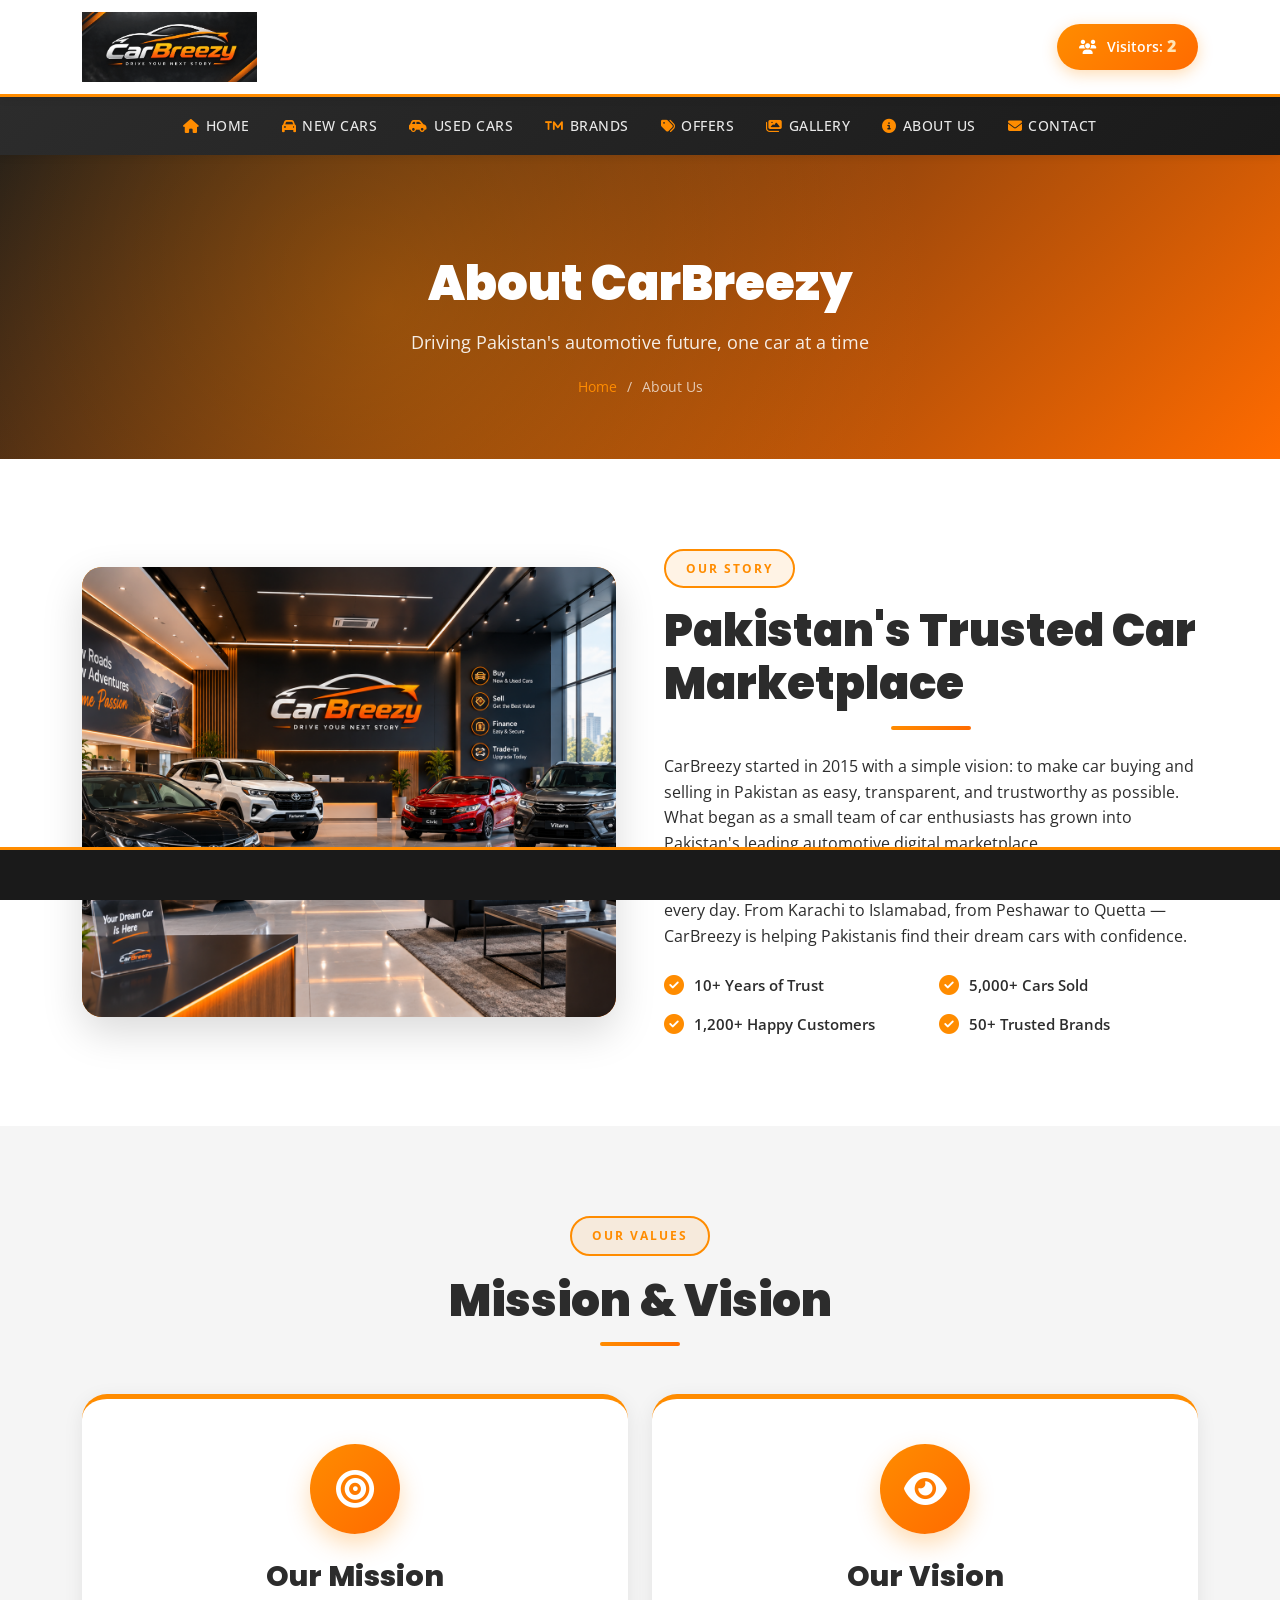
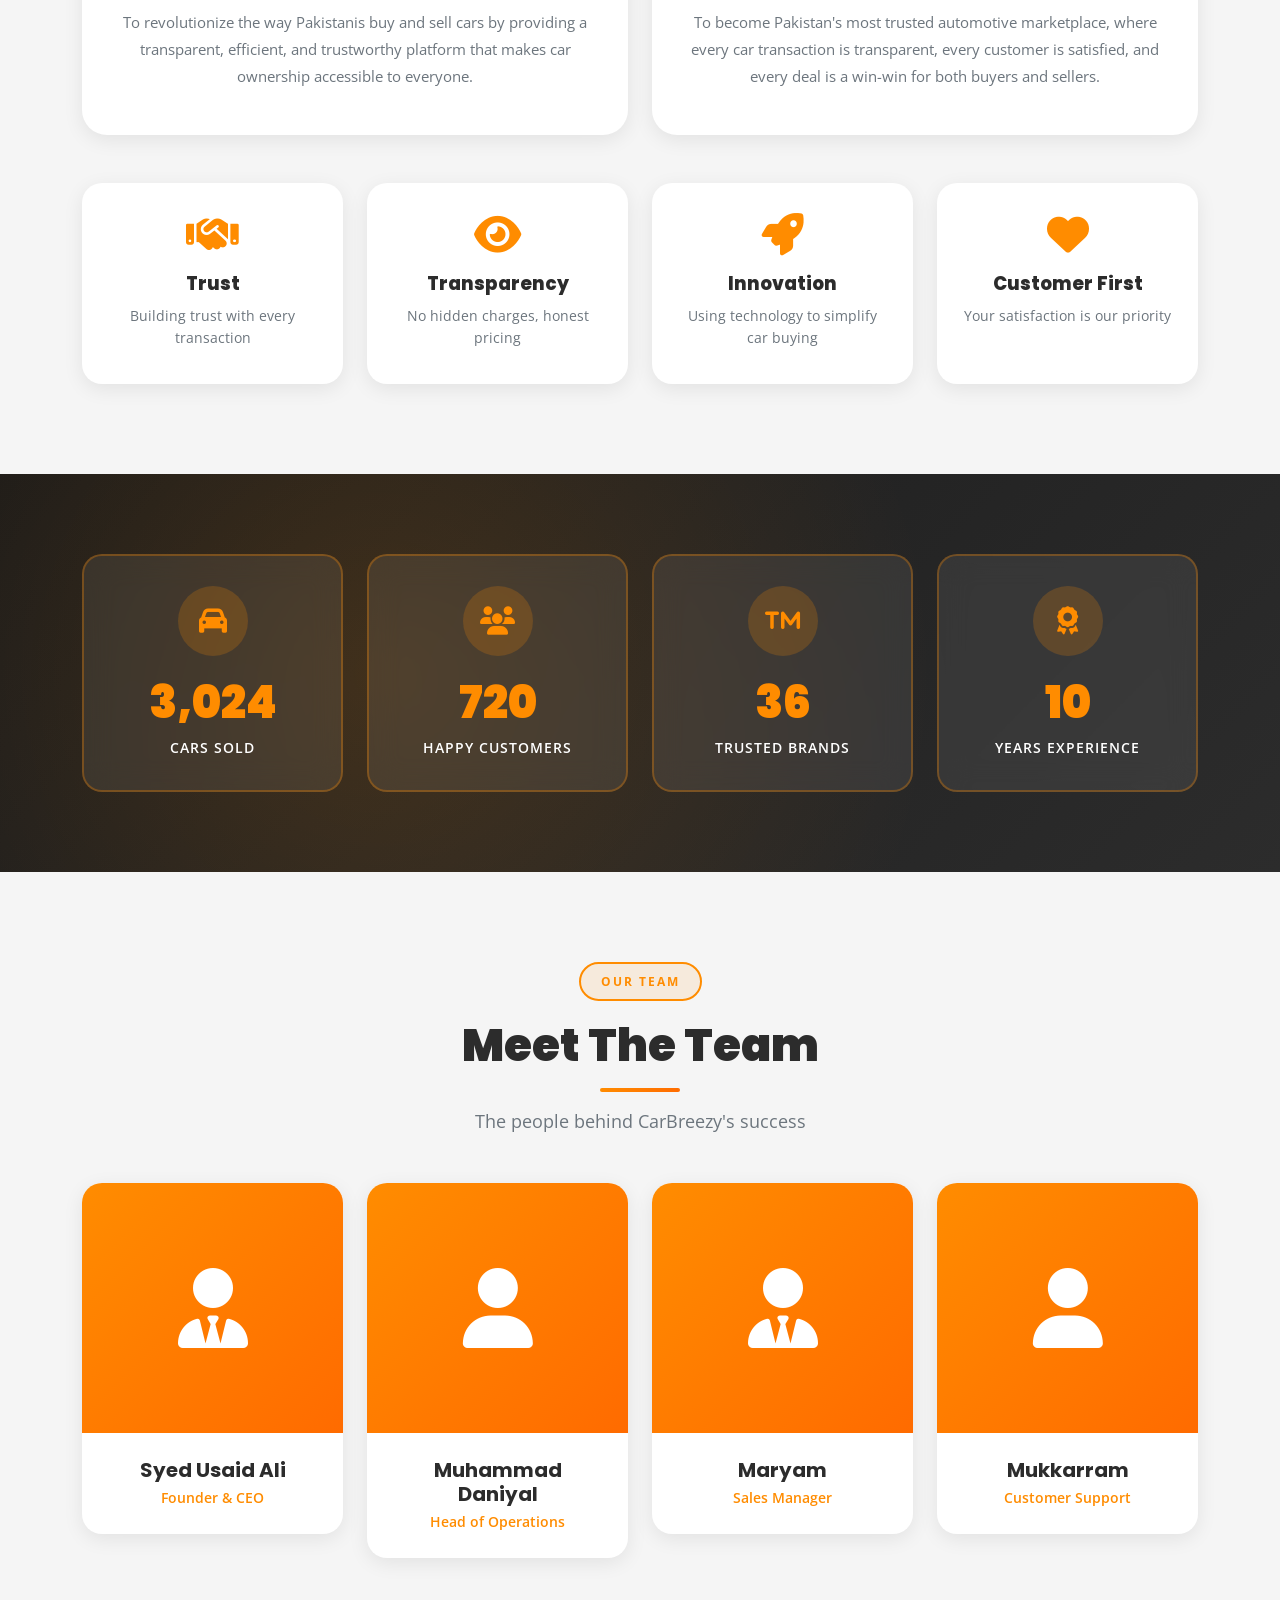
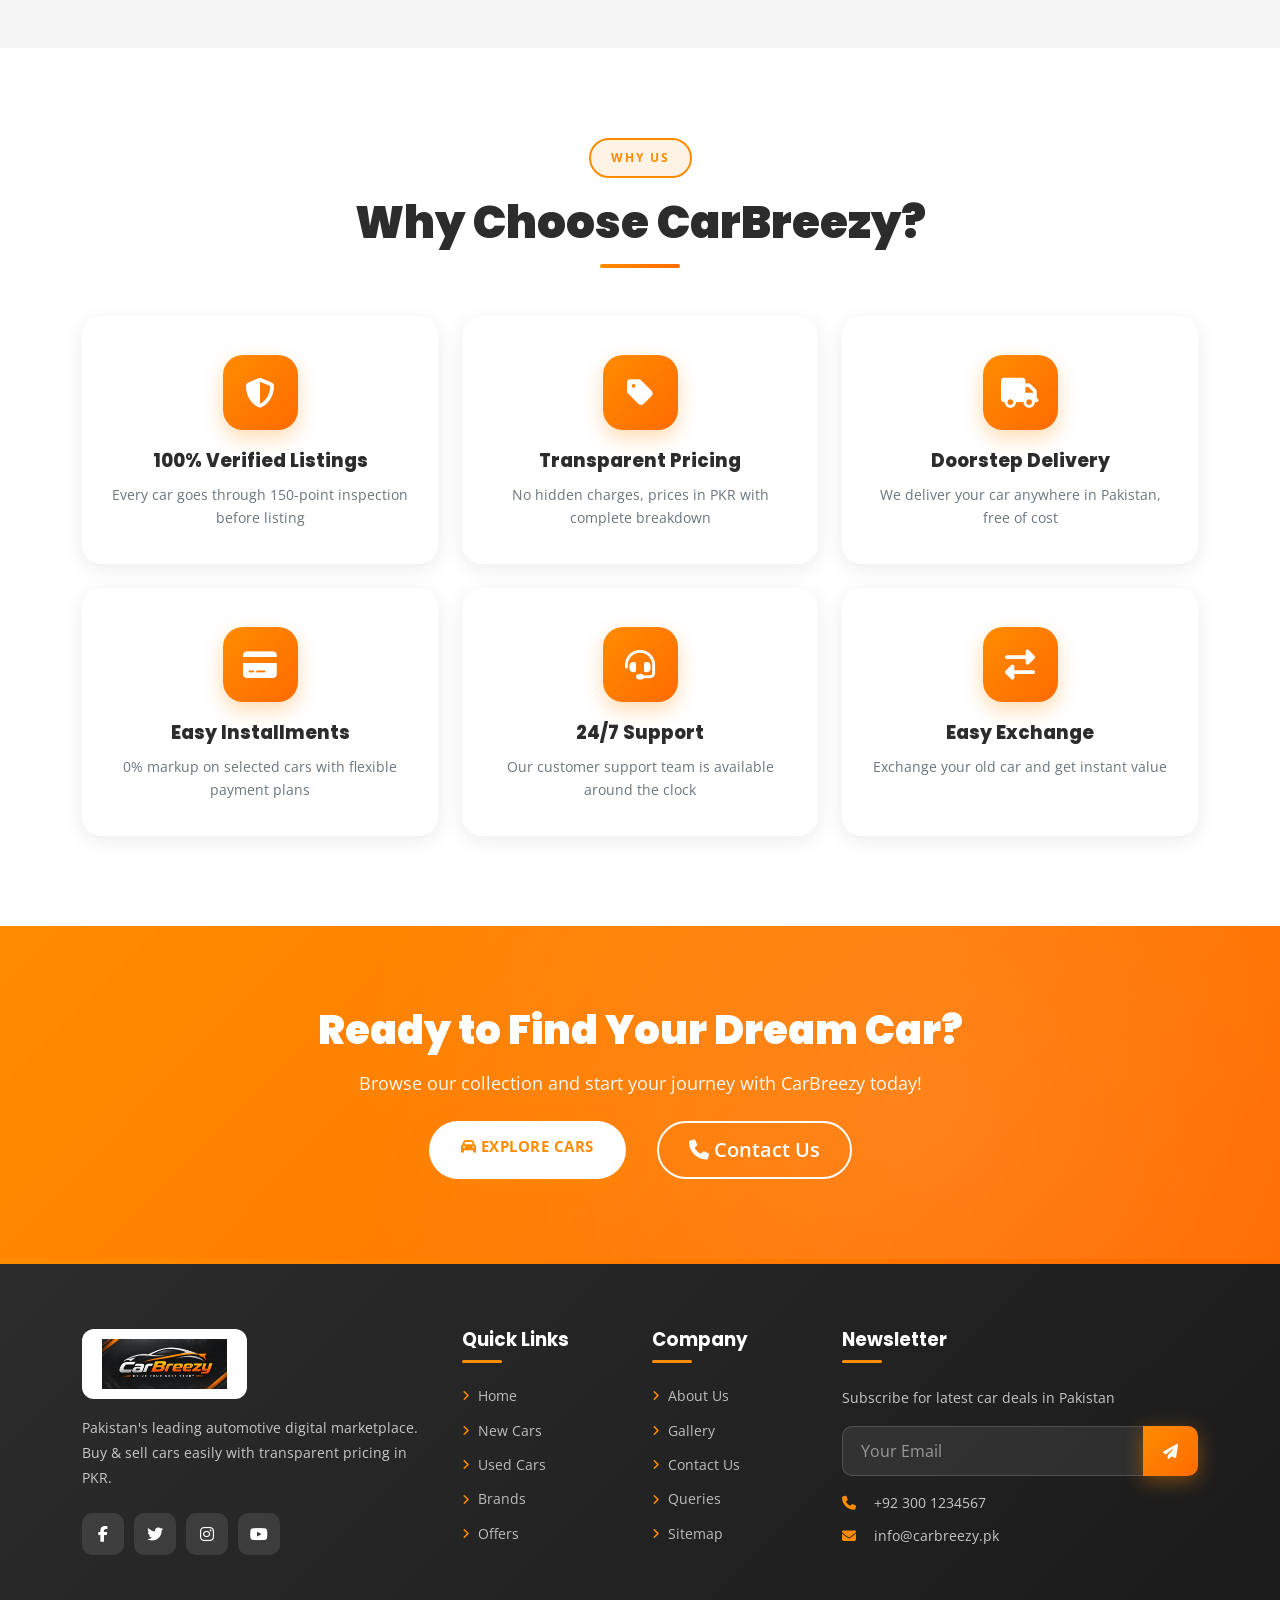
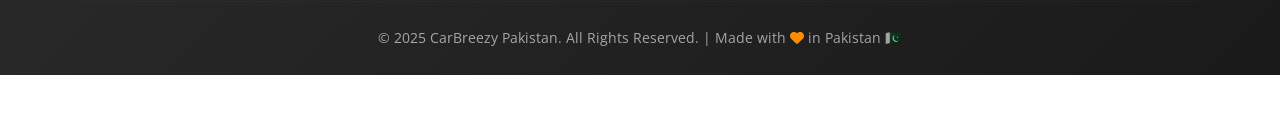
<file: pages/about.html>
<!DOCTYPE html>
<html lang="en">
<head>
    <meta charset="UTF-8">
    <meta name="viewport" content="width=device-width, initial-scale=1.0">
    <meta name="description" content="About CarBreezy Pakistan - Learn about our mission, vision, team and why we're Pakistan's trusted car marketplace.">
    <title>About Us - CarBreezy Pakistan</title>

    <link rel="icon" type="image/png" href="../assets/images/logo.png">
    <link href="https://cdn.jsdelivr.net/npm/bootstrap@5.3.2/dist/css/bootstrap.min.css" rel="stylesheet">
    <link rel="stylesheet" href="https://cdnjs.cloudflare.com/ajax/libs/font-awesome/6.5.1/css/all.min.css">
    <link href="https://fonts.googleapis.com/css2?family=Poppins:wght@300;400;500;600;700;800;900&family=Open+Sans:wght@400;500;600;700&display=swap" rel="stylesheet">
    <link rel="stylesheet" href="https://cdnjs.cloudflare.com/ajax/libs/animate.css/4.1.1/animate.min.css">
    <link href="https://unpkg.com/aos@2.3.1/dist/aos.css" rel="stylesheet">
    
    <link rel="stylesheet" href="../assets/css/style.css">
    <link rel="stylesheet" href="../assets/css/animations.css">
    <link rel="stylesheet" href="../assets/css/responsive.css">
    <link rel="stylesheet" href="../assets/css/pages.css">
</head>
<body>

    <header class="main-header" id="header">
        <div class="container">
            <div class="header-content d-flex justify-content-between align-items-center">
                <div class="logo-section">
                    <a href="../index.html" class="logo-link">
                        <img src="../assets/images/logo.png" alt="CarBreezy Logo" class="logo-img" onerror="this.style.display='none'">
                    </a>
                </div>
                <div class="visitor-counter">
                    <i class="fas fa-users"></i>
                    <span>Visitors: <strong id="visitorCount">0</strong></span>
                </div>
            </div>
        </div>
    </header>

    <nav class="navbar navbar-expand-lg main-navbar sticky-top" id="mainNav">
        <div class="container">
            <button class="navbar-toggler" type="button" data-bs-toggle="collapse" data-bs-target="#navbarContent">
                <span class="navbar-toggler-icon"></span>
            </button>
            <div class="collapse navbar-collapse" id="navbarContent">
                <ul class="navbar-nav mx-auto">
                    <li class="nav-item"><a class="nav-link" href="../index.html"><i class="fas fa-home"></i> Home</a></li>
                    <li class="nav-item"><a class="nav-link" href="new-cars.html"><i class="fas fa-car"></i> New Cars</a></li>
                    <li class="nav-item"><a class="nav-link" href="used-cars.html"><i class="fas fa-car-side"></i> Used Cars</a></li>
                    <li class="nav-item"><a class="nav-link" href="brands.html"><i class="fas fa-trademark"></i> Brands</a></li>
                    <li class="nav-item"><a class="nav-link" href="offers.html"><i class="fas fa-tags"></i> Offers</a></li>
                    <li class="nav-item"><a class="nav-link" href="gallery.html"><i class="fas fa-images"></i> Gallery</a></li>
                    <li class="nav-item"><a class="nav-link active" href="about.html"><i class="fas fa-info-circle"></i> About Us</a></li>
                    <li class="nav-item"><a class="nav-link" href="contact.html"><i class="fas fa-envelope"></i> Contact</a></li>
                </ul>
            </div>
        </div>
    </nav>

    <section class="page-header">
        <div class="container page-header-content">
            <h1 data-aos="fade-up">About CarBreezy</h1>
            <p data-aos="fade-up" data-aos-delay="100">Driving Pakistan's automotive future, one car at a time</p>
            <div class="breadcrumb-nav" data-aos="fade-up" data-aos-delay="200">
                <a href="../index.html">Home</a>
                <span>/</span>
                <span>About Us</span>
            </div>
        </div>
    </section>

    <section class="about-story-section">
        <div class="container">
            <div class="row align-items-center g-5">
                <div class="col-lg-6" data-aos="fade-right">
                    <div class="about-story-image">
                        <img src="../assets/images/about.png" alt="CarBreezy Story" 
                             class="img-fluid rounded-4" 
                             onerror="this.style.display='none'; this.parentElement.classList.add('no-image')">
                        <div class="about-story-placeholder">
                            <i class="fas fa-car-side"></i>
                            <h3>CarBreezy</h3>
                            <p>Since 2015</p>
                        </div>
                    </div>
                </div>
                <div class="col-lg-6" data-aos="fade-left">
                    <span class="section-badge">Our Story</span>
                    <h2 class="section-title mt-3">Pakistan's Trusted Car Marketplace</h2>
                    <p class="mt-4">
                        CarBreezy started in 2015 with a simple vision: to make car buying and selling 
                        in Pakistan as easy, transparent, and trustworthy as possible. What began as 
                        a small team of car enthusiasts has grown into Pakistan's leading automotive 
                        digital marketplace.
                    </p>
                    <p>
                        Today, we connect thousands of buyers and sellers across Pakistan every day. 
                        From Karachi to Islamabad, from Peshawar to Quetta — CarBreezy is helping 
                        Pakistanis find their dream cars with confidence.
                    </p>
                    <div class="about-story-features mt-4">
                        <div class="story-feature">
                            <i class="fas fa-check-circle"></i>
                            <span>10+ Years of Trust</span>
                        </div>
                        <div class="story-feature">
                            <i class="fas fa-check-circle"></i>
                            <span>5,000+ Cars Sold</span>
                        </div>
                        <div class="story-feature">
                            <i class="fas fa-check-circle"></i>
                            <span>1,200+ Happy Customers</span>
                        </div>
                        <div class="story-feature">
                            <i class="fas fa-check-circle"></i>
                            <span>50+ Trusted Brands</span>
                        </div>
                    </div>
                </div>
            </div>
        </div>
    </section>

    <section class="mission-vision-section bg-light-section">
        <div class="container">
            <div class="section-header text-center mb-5" data-aos="fade-up">
                <span class="section-badge">Our Values</span>
                <h2 class="section-title">Mission & Vision</h2>
            </div>

            <div class="row g-4">
                <div class="col-lg-6" data-aos="fade-up">
                    <div class="mission-card">
                        <div class="mission-icon">
                            <i class="fas fa-bullseye"></i>
                        </div>
                        <h3>Our Mission</h3>
                        <p>
                            To revolutionize the way Pakistanis buy and sell cars by providing 
                            a transparent, efficient, and trustworthy platform that makes car 
                            ownership accessible to everyone.
                        </p>
                    </div>
                </div>
                <div class="col-lg-6" data-aos="fade-up" data-aos-delay="100">
                    <div class="mission-card">
                        <div class="mission-icon">
                            <i class="fas fa-eye"></i>
                        </div>
                        <h3>Our Vision</h3>
                        <p>
                            To become Pakistan's most trusted automotive marketplace, where every 
                            car transaction is transparent, every customer is satisfied, and every 
                            deal is a win-win for both buyers and sellers.
                        </p>
                    </div>
                </div>
            </div>

            <div class="row g-4 mt-4">
                <div class="col-lg-3 col-md-6" data-aos="fade-up">
                    <div class="value-card">
                        <i class="fas fa-handshake"></i>
                        <h5>Trust</h5>
                        <p>Building trust with every transaction</p>
                    </div>
                </div>
                <div class="col-lg-3 col-md-6" data-aos="fade-up" data-aos-delay="100">
                    <div class="value-card">
                        <i class="fas fa-eye"></i>
                        <h5>Transparency</h5>
                        <p>No hidden charges, honest pricing</p>
                    </div>
                </div>
                <div class="col-lg-3 col-md-6" data-aos="fade-up" data-aos-delay="200">
                    <div class="value-card">
                        <i class="fas fa-rocket"></i>
                        <h5>Innovation</h5>
                        <p>Using technology to simplify car buying</p>
                    </div>
                </div>
                <div class="col-lg-3 col-md-6" data-aos="fade-up" data-aos-delay="300">
                    <div class="value-card">
                        <i class="fas fa-heart"></i>
                        <h5>Customer First</h5>
                        <p>Your satisfaction is our priority</p>
                    </div>
                </div>
            </div>
        </div>
    </section>

    <section class="stats-section">
        <div class="container">
            <div class="row g-4">
                <div class="col-lg-3 col-md-6" data-aos="fade-up">
                    <div class="stat-card">
                        <div class="stat-icon">
                            <i class="fas fa-car"></i>
                        </div>
                        <h3 class="counter" data-target="5000">0</h3>
                        <p>Cars Sold</p>
                    </div>
                </div>
                <div class="col-lg-3 col-md-6" data-aos="fade-up" data-aos-delay="100">
                    <div class="stat-card">
                        <div class="stat-icon">
                            <i class="fas fa-users"></i>
                        </div>
                        <h3 class="counter" data-target="1200">0</h3>
                        <p>Happy Customers</p>
                    </div>
                </div>
                <div class="col-lg-3 col-md-6" data-aos="fade-up" data-aos-delay="200">
                    <div class="stat-card">
                        <div class="stat-icon">
                            <i class="fas fa-trademark"></i>
                        </div>
                        <h3 class="counter" data-target="50">0</h3>
                        <p>Trusted Brands</p>
                    </div>
                </div>
                <div class="col-lg-3 col-md-6" data-aos="fade-up" data-aos-delay="300">
                    <div class="stat-card">
                        <div class="stat-icon">
                            <i class="fas fa-award"></i>
                        </div>
                        <h3 class="counter" data-target="10">0</h3>
                        <p>Years Experience</p>
                    </div>
                </div>
            </div>
        </div>
    </section>

    <section class="team-section bg-light-section">
        <div class="container">
            <div class="section-header text-center mb-5" data-aos="fade-up">
                <span class="section-badge">Our Team</span>
                <h2 class="section-title">Meet The Team</h2>
                <p class="section-subtitle">The people behind CarBreezy's success</p>
            </div>

            <div class="row g-4" id="teamContainer">
                <div class="col-12 text-center">
                    <div class="spinner-border text-accent" role="status">
                        <span class="visually-hidden">Loading...</span>
                    </div>
                </div>
            </div>
        </div>
    </section>

    <section class="why-choose-section">
        <div class="container">
            <div class="section-header text-center mb-5" data-aos="fade-up">
                <span class="section-badge">Why Us</span>
                <h2 class="section-title">Why Choose CarBreezy?</h2>
            </div>

            <div class="row g-4">
                <div class="col-lg-4 col-md-6" data-aos="fade-up">
                    <div class="why-card">
                        <div class="why-icon">
                            <i class="fas fa-shield-alt"></i>
                        </div>
                        <h5>100% Verified Listings</h5>
                        <p>Every car goes through 150-point inspection before listing</p>
                    </div>
                </div>
                <div class="col-lg-4 col-md-6" data-aos="fade-up" data-aos-delay="100">
                    <div class="why-card">
                        <div class="why-icon">
                            <i class="fas fa-tag"></i>
                        </div>
                        <h5>Transparent Pricing</h5>
                        <p>No hidden charges, prices in PKR with complete breakdown</p>
                    </div>
                </div>
                <div class="col-lg-4 col-md-6" data-aos="fade-up" data-aos-delay="200">
                    <div class="why-card">
                        <div class="why-icon">
                            <i class="fas fa-truck"></i>
                        </div>
                        <h5>Doorstep Delivery</h5>
                        <p>We deliver your car anywhere in Pakistan, free of cost</p>
                    </div>
                </div>
                <div class="col-lg-4 col-md-6" data-aos="fade-up" data-aos-delay="300">
                    <div class="why-card">
                        <div class="why-icon">
                            <i class="fas fa-credit-card"></i>
                        </div>
                        <h5>Easy Installments</h5>
                        <p>0% markup on selected cars with flexible payment plans</p>
                    </div>
                </div>
                <div class="col-lg-4 col-md-6" data-aos="fade-up" data-aos-delay="400">
                    <div class="why-card">
                        <div class="why-icon">
                            <i class="fas fa-headset"></i>
                        </div>
                        <h5>24/7 Support</h5>
                        <p>Our customer support team is available around the clock</p>
                    </div>
                </div>
                <div class="col-lg-4 col-md-6" data-aos="fade-up" data-aos-delay="500">
                    <div class="why-card">
                        <div class="why-icon">
                            <i class="fas fa-exchange-alt"></i>
                        </div>
                        <h5>Easy Exchange</h5>
                        <p>Exchange your old car and get instant value</p>
                    </div>
                </div>
            </div>
        </div>
    </section>

    <section class="cta-section">
        <div class="container text-center">
            <h2 data-aos="fade-up">Ready to Find Your Dream Car?</h2>
            <p data-aos="fade-up" data-aos-delay="100">Browse our collection and start your journey with CarBreezy today!</p>
            <div class="cta-buttons mt-4" data-aos="fade-up" data-aos-delay="200">
                <a href="new-cars.html" class="btn btn-accent btn-lg me-3">
                    <i class="fas fa-car"></i> Explore Cars
                </a>
                <a href="contact.html" class="btn btn-outline-light btn-lg">
                    <i class="fas fa-phone"></i> Contact Us
                </a>
            </div>
        </div>
    </section>

    <footer class="main-footer">
        <div class="container">
            <div class="row g-4">
                <div class="col-lg-4 col-md-6">
                    <div class="footer-logo">
                        <img src="../assets/images/logo.png" alt="CarBreezy" style="height: 70px;" onerror="this.style.display='none'">
                    </div>
                    <p class="footer-text mt-3">
                        Pakistan's leading automotive digital marketplace. 
                        Buy & sell cars easily with transparent pricing in PKR.
                    </p>
                    <div class="footer-social">
                        <a href="#"><i class="fab fa-facebook-f"></i></a>
                        <a href="#"><i class="fab fa-twitter"></i></a>
                        <a href="#"><i class="fab fa-instagram"></i></a>
                        <a href="#"><i class="fab fa-youtube"></i></a>
                    </div>
                </div>
                <div class="col-lg-2 col-md-6">
                    <h5 class="footer-title">Quick Links</h5>
                    <ul class="footer-links">
                        <li><a href="../index.html"><i class="fas fa-angle-right"></i> Home</a></li>
                        <li><a href="new-cars.html"><i class="fas fa-angle-right"></i> New Cars</a></li>
                        <li><a href="used-cars.html"><i class="fas fa-angle-right"></i> Used Cars</a></li>
                        <li><a href="brands.html"><i class="fas fa-angle-right"></i> Brands</a></li>
                        <li><a href="offers.html"><i class="fas fa-angle-right"></i> Offers</a></li>
                    </ul>
                </div>
                <div class="col-lg-2 col-md-6">
                    <h5 class="footer-title">Company</h5>
                    <ul class="footer-links">
                        <li><a href="about.html"><i class="fas fa-angle-right"></i> About Us</a></li>
                        <li><a href="gallery.html"><i class="fas fa-angle-right"></i> Gallery</a></li>
                        <li><a href="contact.html"><i class="fas fa-angle-right"></i> Contact Us</a></li>
                        <li><a href="queries.html"><i class="fas fa-angle-right"></i> Queries</a></li>
                        <li><a href="sitemap.html"><i class="fas fa-angle-right"></i> Sitemap</a></li>
                    </ul>
                </div>
                <div class="col-lg-4 col-md-6">
                    <h5 class="footer-title">Newsletter</h5>
                    <p class="footer-text">Subscribe for latest car deals in Pakistan</p>
                    <form class="newsletter-form">
                        <div class="input-group">
                            <input type="email" class="form-control" placeholder="Your Email">
                            <button class="btn btn-accent" type="submit"><i class="fas fa-paper-plane"></i></button>
                        </div>
                    </form>
                    <div class="footer-contact mt-3">
                        <p><i class="fas fa-phone"></i> +92 300 1234567</p>
                        <p><i class="fas fa-envelope"></i> info@carbreezy.pk</p>
                    </div>
                </div>
            </div>
            <hr class="footer-divider">
            <div class="footer-bottom text-center">
                <p>&copy; 2025 CarBreezy Pakistan. All Rights Reserved. | Made with <i class="fas fa-heart text-accent"></i> in Pakistan 🇵🇰</p>
            </div>
        </div>
    </footer>

    <div class="ticker">
        <div class="ticker-content">
            <span id="tickerText"><i class="fas fa-map-marker-alt"></i> Loading location...</span>
        </div>
    </div>

    <script src="https://code.jquery.com/jquery-3.7.1.min.js"></script>
    <script src="https://cdn.jsdelivr.net/npm/bootstrap@5.3.2/dist/js/bootstrap.bundle.min.js"></script>
    <script src="https://unpkg.com/aos@2.3.1/dist/aos.js"></script>
    
    <script src="../assets/js/cars.js"></script>
    <script src="../assets/js/ticker.js"></script>
    <script src="../assets/js/main.js"></script>
    <script src="../assets/js/animations.js"></script>
</body>
</html>
</file>
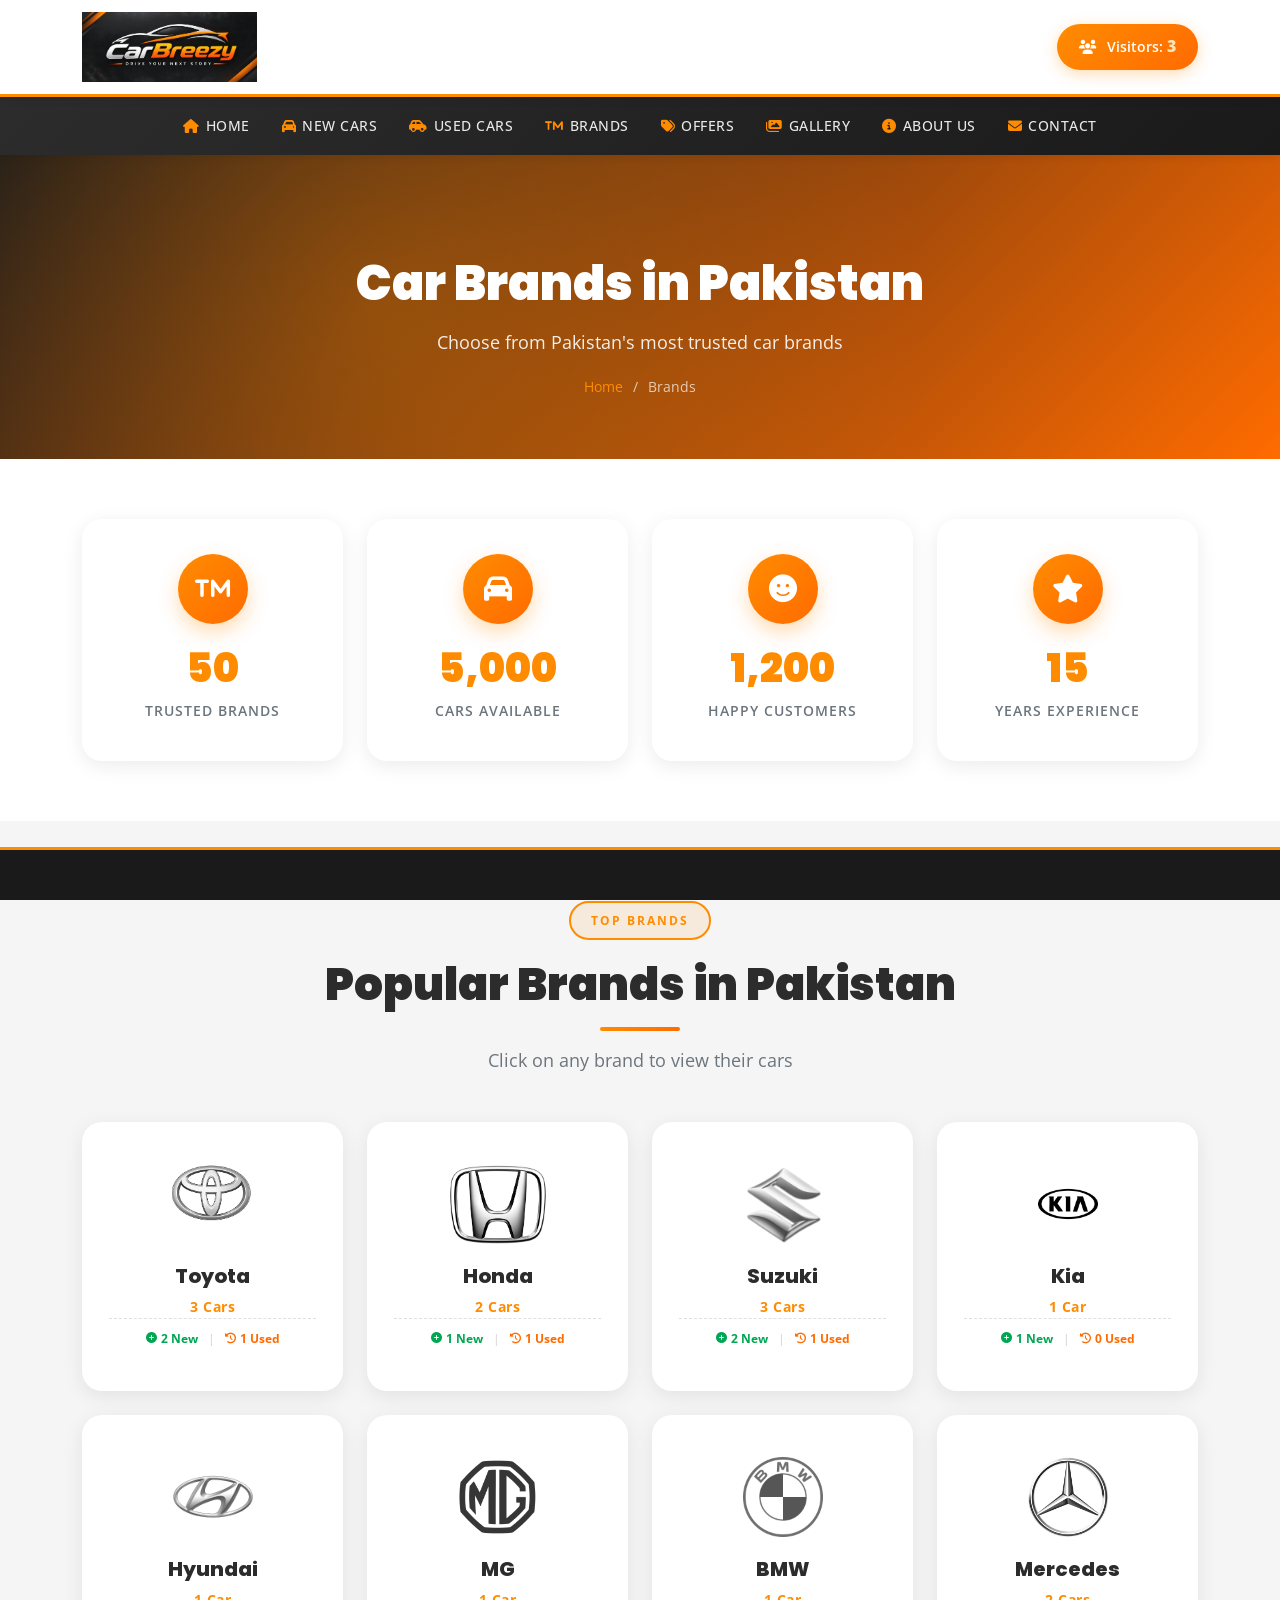
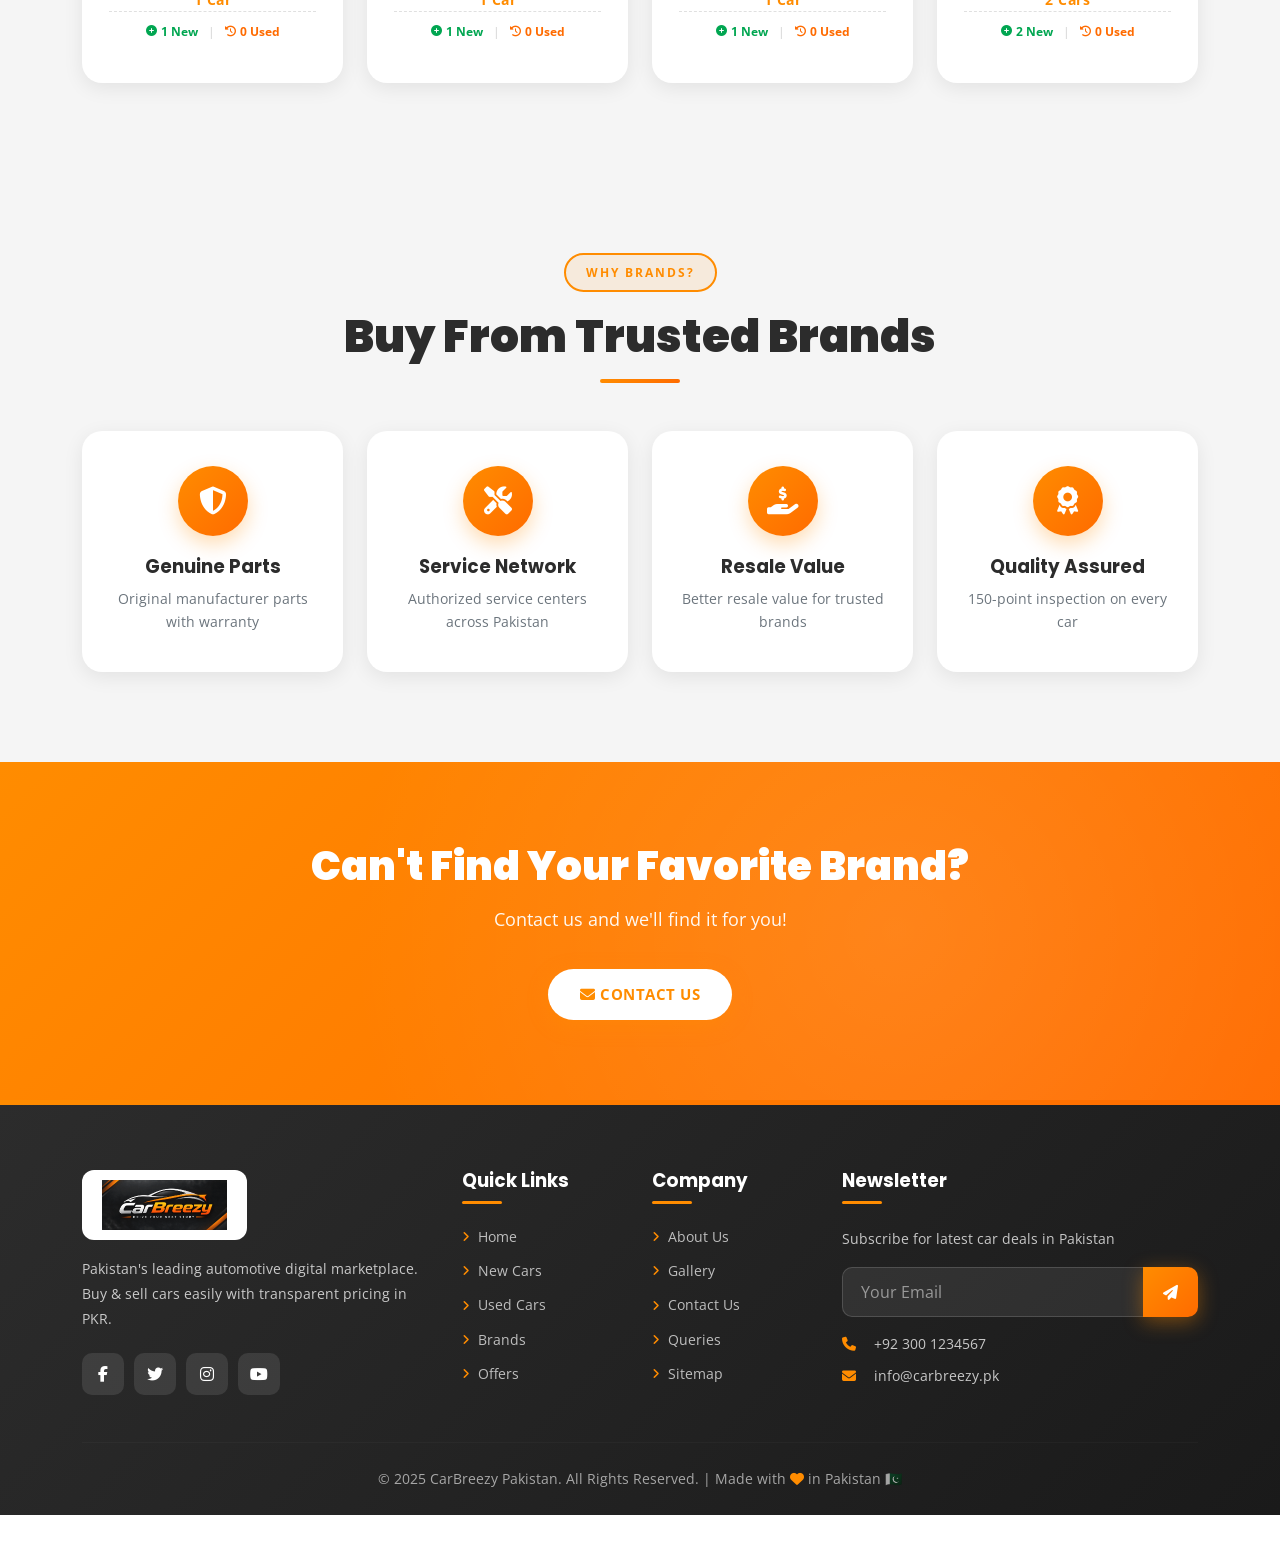
<file: pages/brands.html>
<!DOCTYPE html>
<html lang="en">
<head>
    <meta charset="UTF-8">
    <meta name="viewport" content="width=device-width, initial-scale=1.0">
    <meta name="description" content="Popular Car Brands in Pakistan - Toyota, Honda, Suzuki, Kia, Hyundai & more. Explore cars by brand at CarBreezy.">
    <title>Car Brands - CarBreezy Pakistan</title>

    <link rel="icon" type="image/png" href="../assets/images/logo.png">
    <link href="https://cdn.jsdelivr.net/npm/bootstrap@5.3.2/dist/css/bootstrap.min.css" rel="stylesheet">
    <link rel="stylesheet" href="https://cdnjs.cloudflare.com/ajax/libs/font-awesome/6.5.1/css/all.min.css">
    <link href="https://fonts.googleapis.com/css2?family=Poppins:wght@300;400;500;600;700;800;900&family=Open+Sans:wght@400;500;600;700&display=swap" rel="stylesheet">
    <link rel="stylesheet" href="https://cdnjs.cloudflare.com/ajax/libs/animate.css/4.1.1/animate.min.css">
    <link href="https://unpkg.com/aos@2.3.1/dist/aos.css" rel="stylesheet">
    
    <link rel="stylesheet" href="../assets/css/style.css">
    <link rel="stylesheet" href="../assets/css/animations.css">
    <link rel="stylesheet" href="../assets/css/responsive.css">
    <link rel="stylesheet" href="../assets/css/pages.css">
</head>
<body>

    <header class="main-header" id="header">
        <div class="container">
            <div class="header-content d-flex justify-content-between align-items-center">
                <div class="logo-section">
                    <a href="../index.html" class="logo-link">
                        <img src="../assets/images/logo.png" alt="CarBreezy Logo" class="logo-img" onerror="this.style.display='none'">
                    </a>
                </div>
                <div class="visitor-counter">
                    <i class="fas fa-users"></i>
                    <span>Visitors: <strong id="visitorCount">0</strong></span>
                </div>
            </div>
        </div>
    </header>

    <nav class="navbar navbar-expand-lg main-navbar sticky-top" id="mainNav">
        <div class="container">
            <button class="navbar-toggler" type="button" data-bs-toggle="collapse" data-bs-target="#navbarContent">
                <span class="navbar-toggler-icon"></span>
            </button>
            <div class="collapse navbar-collapse" id="navbarContent">
                <ul class="navbar-nav mx-auto">
                    <li class="nav-item"><a class="nav-link" href="../index.html"><i class="fas fa-home"></i> Home</a></li>
                    <li class="nav-item"><a class="nav-link" href="new-cars.html"><i class="fas fa-car"></i> New Cars</a></li>
                    <li class="nav-item"><a class="nav-link" href="used-cars.html"><i class="fas fa-car-side"></i> Used Cars</a></li>
                    <li class="nav-item"><a class="nav-link active" href="brands.html"><i class="fas fa-trademark"></i> Brands</a></li>
                    <li class="nav-item"><a class="nav-link" href="offers.html"><i class="fas fa-tags"></i> Offers</a></li>
                    <li class="nav-item"><a class="nav-link" href="gallery.html"><i class="fas fa-images"></i> Gallery</a></li>
                    <li class="nav-item"><a class="nav-link" href="about.html"><i class="fas fa-info-circle"></i> About Us</a></li>
                    <li class="nav-item"><a class="nav-link" href="contact.html"><i class="fas fa-envelope"></i> Contact</a></li>
                </ul>
            </div>
        </div>
    </nav>

    <section class="page-header">
        <div class="container page-header-content">
            <h1 data-aos="fade-up">Car Brands in Pakistan</h1>
            <p data-aos="fade-up" data-aos-delay="100">Choose from Pakistan's most trusted car brands</p>
            <div class="breadcrumb-nav" data-aos="fade-up" data-aos-delay="200">
                <a href="../index.html">Home</a>
                <span>/</span>
                <span>Brands</span>
            </div>
        </div>
    </section>

    <section class="brand-stats-section">
        <div class="container">
            <div class="row g-4">
                <div class="col-lg-3 col-md-6" data-aos="fade-up">
                    <div class="brand-stat-card">
                        <div class="brand-stat-icon">
                            <i class="fas fa-trademark"></i>
                        </div>
                        <h3 class="counter" data-target="50">0</h3>
                        <p>Trusted Brands</p>
                    </div>
                </div>
                <div class="col-lg-3 col-md-6" data-aos="fade-up" data-aos-delay="100">
                    <div class="brand-stat-card">
                        <div class="brand-stat-icon">
                            <i class="fas fa-car"></i>
                        </div>
                        <h3 class="counter" data-target="5000">0</h3>
                        <p>Cars Available</p>
                    </div>
                </div>
                <div class="col-lg-3 col-md-6" data-aos="fade-up" data-aos-delay="200">
                    <div class="brand-stat-card">
                        <div class="brand-stat-icon">
                            <i class="fas fa-smile"></i>
                        </div>
                        <h3 class="counter" data-target="1200">0</h3>
                        <p>Happy Customers</p>
                    </div>
                </div>
                <div class="col-lg-3 col-md-6" data-aos="fade-up" data-aos-delay="300">
                    <div class="brand-stat-card">
                        <div class="brand-stat-icon">
                            <i class="fas fa-star"></i>
                        </div>
                        <h3 class="counter" data-target="15">0</h3>
                        <p>Years Experience</p>
                    </div>
                </div>
            </div>
        </div>
    </section>

    <section class="brands-page-section">
        <div class="container">
            <div class="section-header text-center mb-5" data-aos="fade-up">
                <span class="section-badge">Top Brands</span>
                <h2 class="section-title">Popular Brands in Pakistan</h2>
                <p class="section-subtitle">Click on any brand to view their cars</p>
            </div>

            <div class="row g-4 justify-content-center" id="brandsContainer">
                <div class="col-12 text-center">
                    <div class="spinner-border text-accent" role="status">
                        <span class="visually-hidden">Loading...</span>
                    </div>
                </div>
            </div>
        </div>
    </section>

    <section class="about-section bg-light-section">
        <div class="container">
            <div class="section-header text-center mb-5" data-aos="fade-up">
                <span class="section-badge">Why Brands?</span>
                <h2 class="section-title">Buy From Trusted Brands</h2>
            </div>
            <div class="row g-4">
                <div class="col-lg-3 col-md-6" data-aos="fade-up">
                    <div class="feature-box">
                        <div class="feature-box-icon">
                            <i class="fas fa-shield-alt"></i>
                        </div>
                        <h5>Genuine Parts</h5>
                        <p>Original manufacturer parts with warranty</p>
                    </div>
                </div>
                <div class="col-lg-3 col-md-6" data-aos="fade-up" data-aos-delay="100">
                    <div class="feature-box">
                        <div class="feature-box-icon">
                            <i class="fas fa-tools"></i>
                        </div>
                        <h5>Service Network</h5>
                        <p>Authorized service centers across Pakistan</p>
                    </div>
                </div>
                <div class="col-lg-3 col-md-6" data-aos="fade-up" data-aos-delay="200">
                    <div class="feature-box">
                        <div class="feature-box-icon">
                            <i class="fas fa-hand-holding-usd"></i>
                        </div>
                        <h5>Resale Value</h5>
                        <p>Better resale value for trusted brands</p>
                    </div>
                </div>
                <div class="col-lg-3 col-md-6" data-aos="fade-up" data-aos-delay="300">
                    <div class="feature-box">
                        <div class="feature-box-icon">
                            <i class="fas fa-award"></i>
                        </div>
                        <h5>Quality Assured</h5>
                        <p>150-point inspection on every car</p>
                    </div>
                </div>
            </div>
        </div>
    </section>

    <section class="cta-section">
        <div class="container text-center">
            <h2 data-aos="fade-up">Can't Find Your Favorite Brand?</h2>
            <p data-aos="fade-up" data-aos-delay="100">Contact us and we'll find it for you!</p>
            <a href="contact.html" class="btn btn-accent btn-lg mt-3" data-aos="fade-up" data-aos-delay="200">
                <i class="fas fa-envelope"></i> Contact Us
            </a>
        </div>
    </section>

    <footer class="main-footer">
        <div class="container">
            <div class="row g-4">
                <div class="col-lg-4 col-md-6">
                    <div class="footer-logo">
                        <img src="../assets/images/logo.png" alt="CarBreezy" style="height: 70px;" onerror="this.style.display='none'">
                    </div>
                    <p class="footer-text mt-3">
                        Pakistan's leading automotive digital marketplace. 
                        Buy & sell cars easily with transparent pricing in PKR.
                    </p>
                    <div class="footer-social">
                        <a href="#"><i class="fab fa-facebook-f"></i></a>
                        <a href="#"><i class="fab fa-twitter"></i></a>
                        <a href="#"><i class="fab fa-instagram"></i></a>
                        <a href="#"><i class="fab fa-youtube"></i></a>
                    </div>
                </div>
                <div class="col-lg-2 col-md-6">
                    <h5 class="footer-title">Quick Links</h5>
                    <ul class="footer-links">
                        <li><a href="../index.html"><i class="fas fa-angle-right"></i> Home</a></li>
                        <li><a href="new-cars.html"><i class="fas fa-angle-right"></i> New Cars</a></li>
                        <li><a href="used-cars.html"><i class="fas fa-angle-right"></i> Used Cars</a></li>
                        <li><a href="brands.html"><i class="fas fa-angle-right"></i> Brands</a></li>
                        <li><a href="offers.html"><i class="fas fa-angle-right"></i> Offers</a></li>
                    </ul>
                </div>
                <div class="col-lg-2 col-md-6">
                    <h5 class="footer-title">Company</h5>
                    <ul class="footer-links">
                        <li><a href="about.html"><i class="fas fa-angle-right"></i> About Us</a></li>
                        <li><a href="gallery.html"><i class="fas fa-angle-right"></i> Gallery</a></li>
                        <li><a href="contact.html"><i class="fas fa-angle-right"></i> Contact Us</a></li>
                        <li><a href="queries.html"><i class="fas fa-angle-right"></i> Queries</a></li>
                        <li><a href="sitemap.html"><i class="fas fa-angle-right"></i> Sitemap</a></li>
                    </ul>
                </div>
                <div class="col-lg-4 col-md-6">
                    <h5 class="footer-title">Newsletter</h5>
                    <p class="footer-text">Subscribe for latest car deals in Pakistan</p>
                    <form class="newsletter-form">
                        <div class="input-group">
                            <input type="email" class="form-control" placeholder="Your Email">
                            <button class="btn btn-accent" type="submit"><i class="fas fa-paper-plane"></i></button>
                        </div>
                    </form>
                    <div class="footer-contact mt-3">
                        <p><i class="fas fa-phone"></i> +92 300 1234567</p>
                        <p><i class="fas fa-envelope"></i> info@carbreezy.pk</p>
                    </div>
                </div>
            </div>
            <hr class="footer-divider">
            <div class="footer-bottom text-center">
                <p>&copy; 2025 CarBreezy Pakistan. All Rights Reserved. | Made with <i class="fas fa-heart text-accent"></i> in Pakistan 🇵🇰</p>
            </div>
        </div>
    </footer>

    <div class="ticker">
        <div class="ticker-content">
            <span id="tickerText"><i class="fas fa-map-marker-alt"></i> Loading location...</span>
        </div>
    </div>

    <script src="https://code.jquery.com/jquery-3.7.1.min.js"></script>
    <script src="https://cdn.jsdelivr.net/npm/bootstrap@5.3.2/dist/js/bootstrap.bundle.min.js"></script>
    <script src="https://unpkg.com/aos@2.3.1/dist/aos.js"></script>
    
    <script src="../assets/js/cars.js"></script>
    <script src="../assets/js/ticker.js"></script>
    <script src="../assets/js/main.js"></script>
    <script src="../assets/js/animations.js"></script>
</body>
</html>
</file>
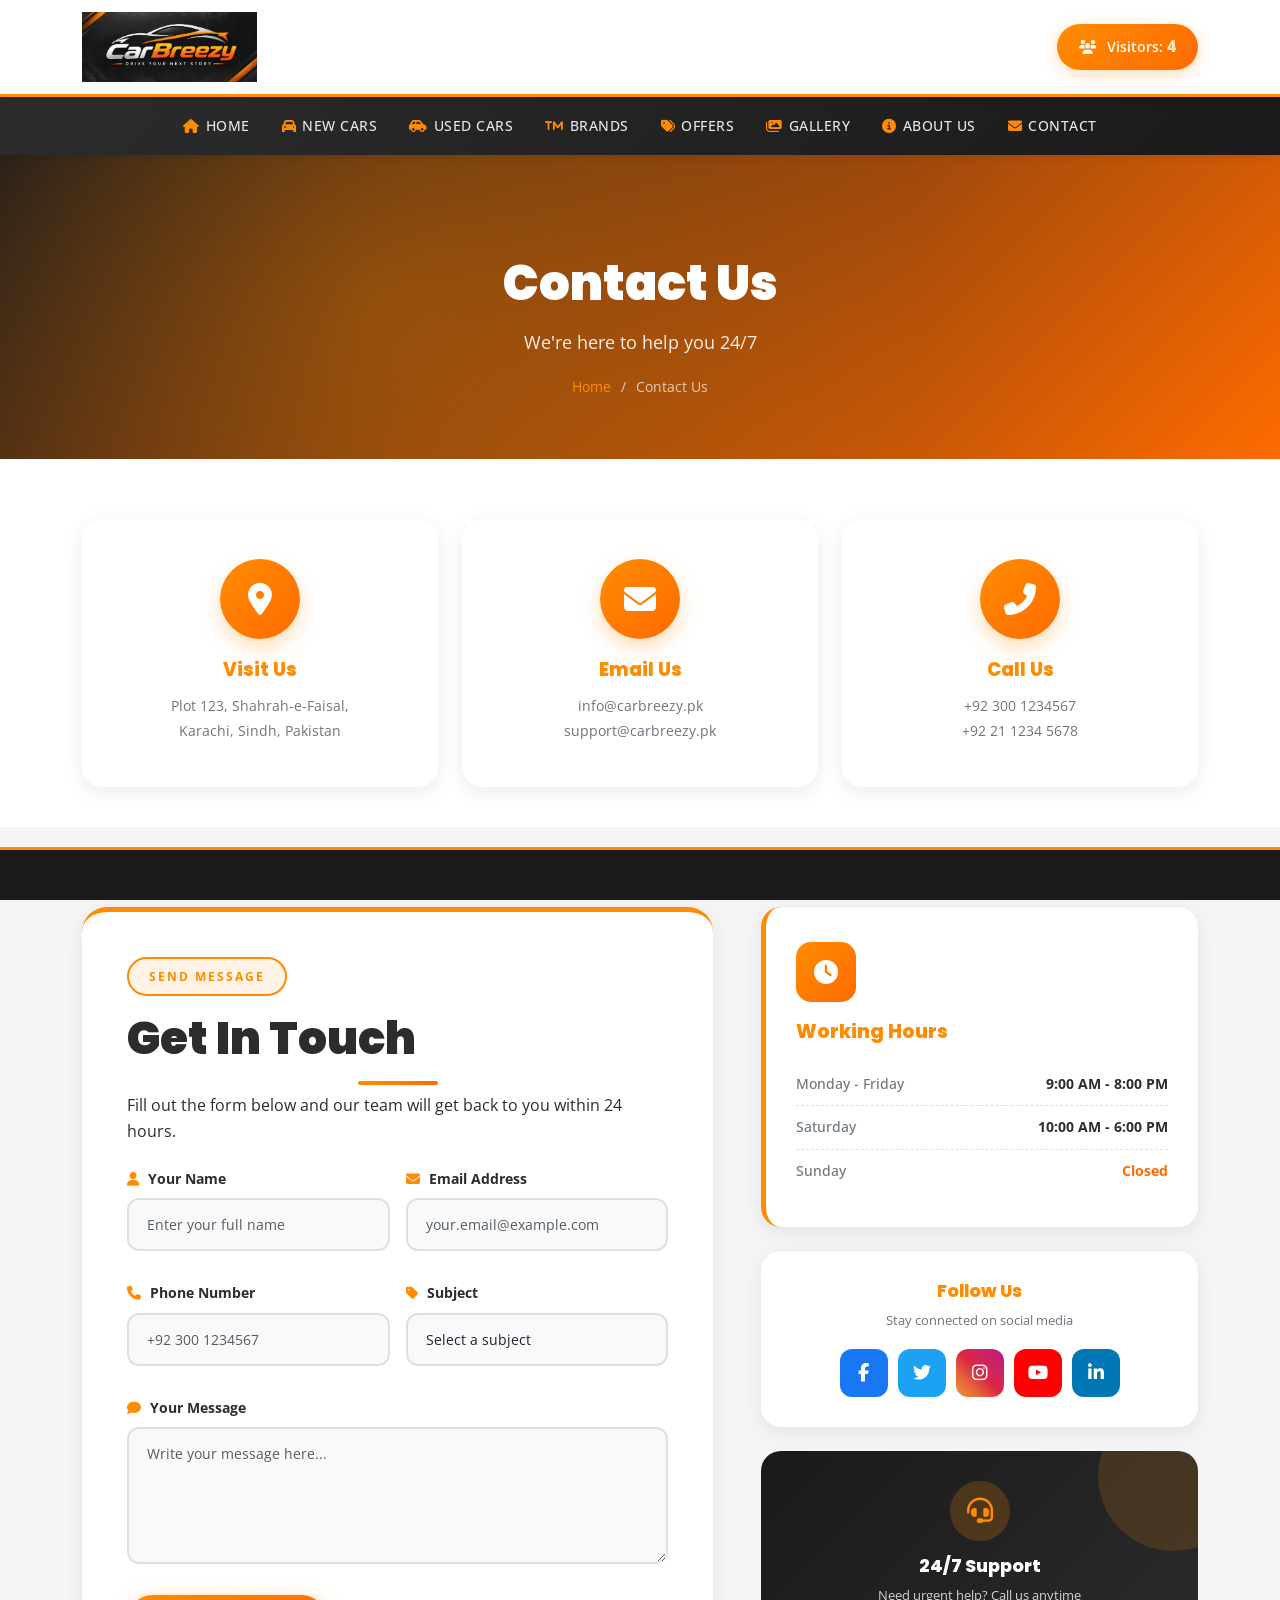
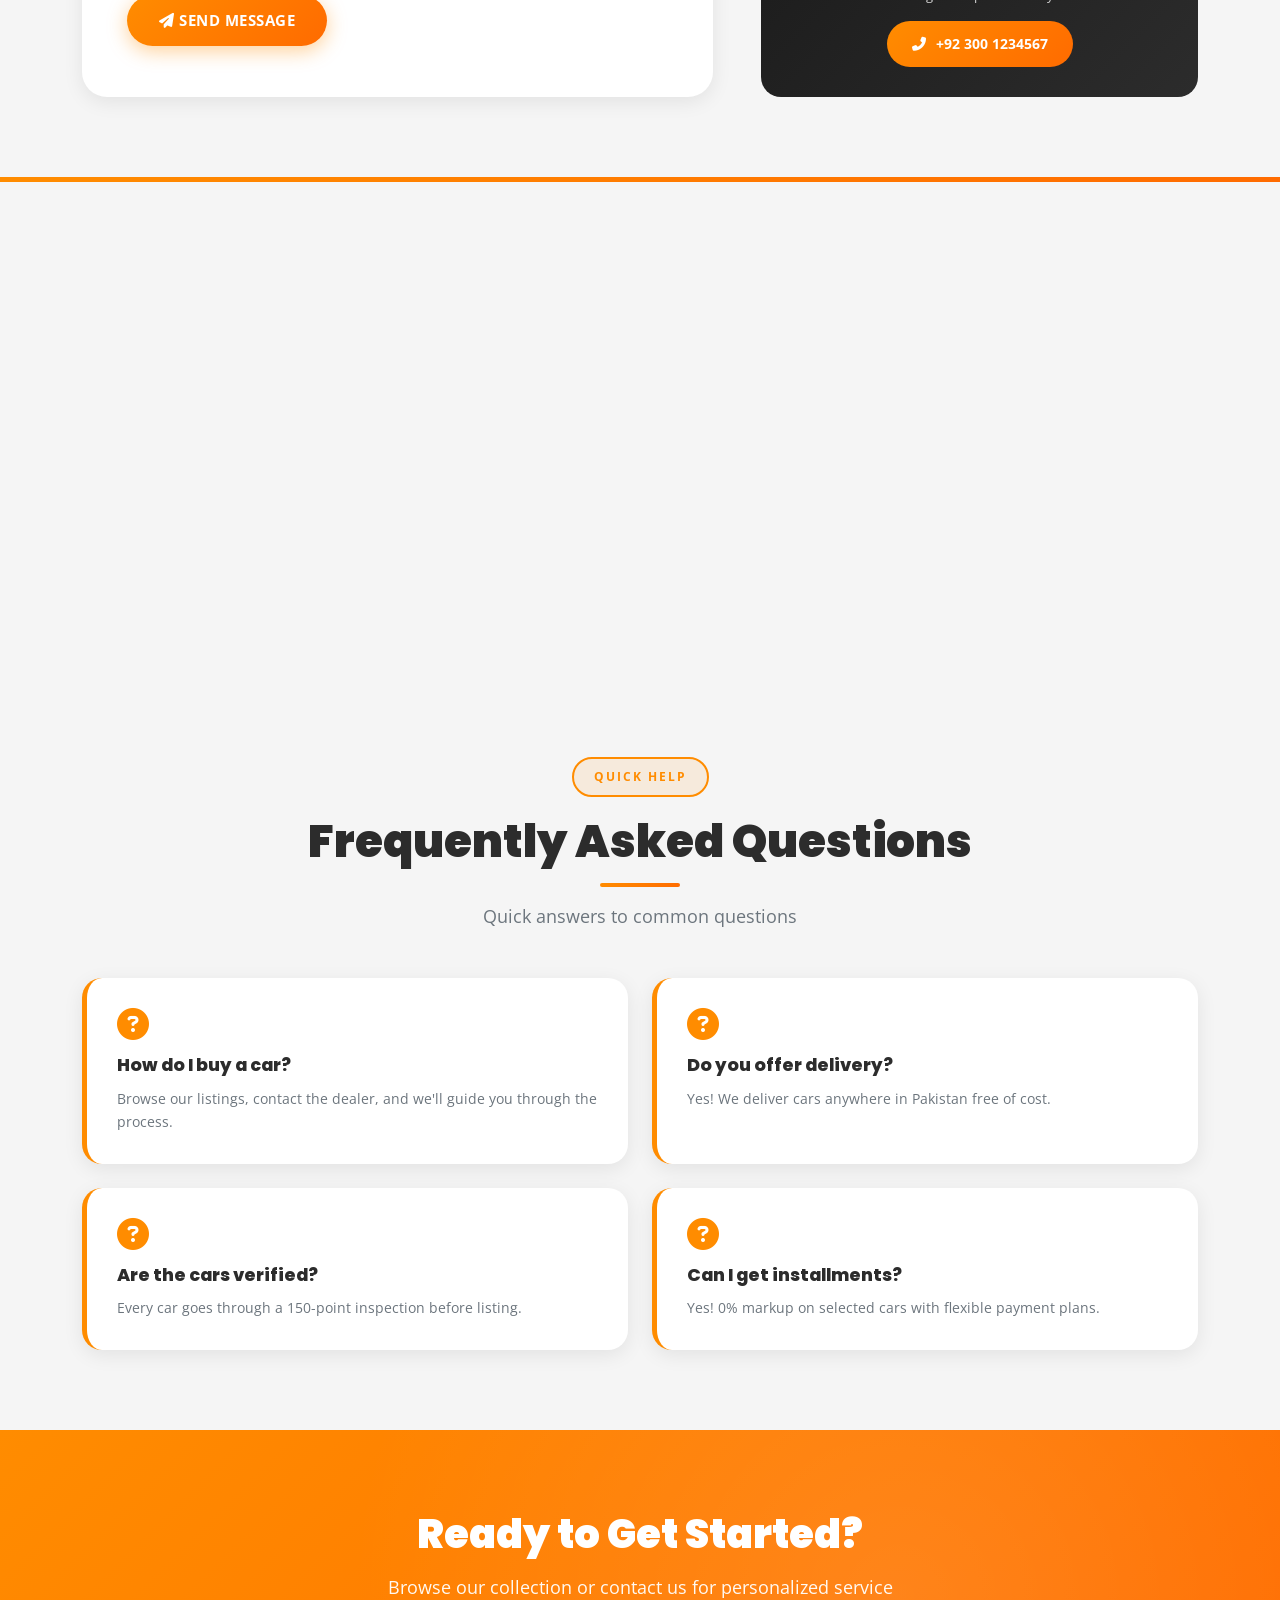
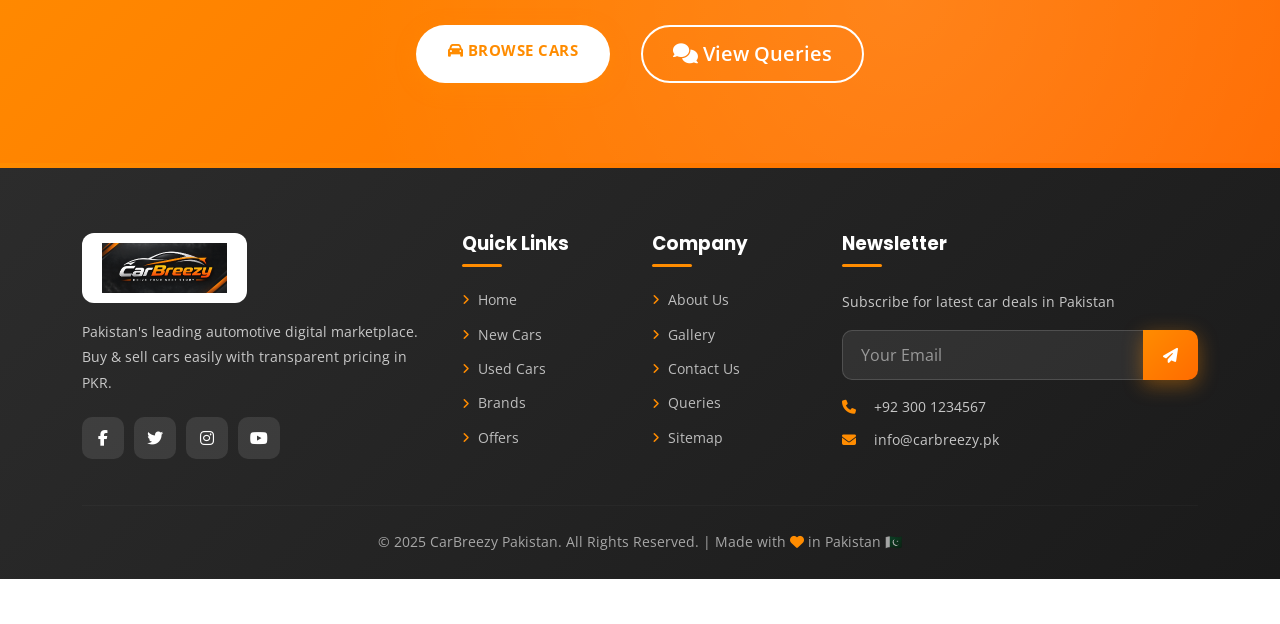
<file: pages/contact.html>
<!DOCTYPE html>
<html lang="en">
<head>
    <meta charset="UTF-8">
    <meta name="viewport" content="width=device-width, initial-scale=1.0">
    <meta name="description" content="Contact CarBreezy Pakistan - Get in touch with us for car buying, selling, queries and support.">
    <title>Contact Us - CarBreezy Pakistan</title>

    <link rel="icon" type="image/png" href="../assets/images/logo.png">
    <link href="https://cdn.jsdelivr.net/npm/bootstrap@5.3.2/dist/css/bootstrap.min.css" rel="stylesheet">
    <link rel="stylesheet" href="https://cdnjs.cloudflare.com/ajax/libs/font-awesome/6.5.1/css/all.min.css">
    <link href="https://fonts.googleapis.com/css2?family=Poppins:wght@300;400;500;600;700;800;900&family=Open+Sans:wght@400;500;600;700&display=swap" rel="stylesheet">
    <link rel="stylesheet" href="https://cdnjs.cloudflare.com/ajax/libs/animate.css/4.1.1/animate.min.css">
    <link href="https://unpkg.com/aos@2.3.1/dist/aos.css" rel="stylesheet">
    
    <link rel="stylesheet" href="../assets/css/style.css">
    <link rel="stylesheet" href="../assets/css/animations.css">
    <link rel="stylesheet" href="../assets/css/responsive.css">
    <link rel="stylesheet" href="../assets/css/pages.css">
</head>
<body>

    <header class="main-header" id="header">
        <div class="container">
            <div class="header-content d-flex justify-content-between align-items-center">
                <div class="logo-section">
                    <a href="../index.html" class="logo-link">
                        <img src="../assets/images/logo.png" alt="CarBreezy Logo" class="logo-img" onerror="this.style.display='none'">
                    </a>
                </div>
                <div class="visitor-counter">
                    <i class="fas fa-users"></i>
                    <span>Visitors: <strong id="visitorCount">0</strong></span>
                </div>
            </div>
        </div>
    </header>

    <nav class="navbar navbar-expand-lg main-navbar sticky-top" id="mainNav">
        <div class="container">
            <button class="navbar-toggler" type="button" data-bs-toggle="collapse" data-bs-target="#navbarContent">
                <span class="navbar-toggler-icon"></span>
            </button>
            <div class="collapse navbar-collapse" id="navbarContent">
                <ul class="navbar-nav mx-auto">
                    <li class="nav-item"><a class="nav-link" href="../index.html"><i class="fas fa-home"></i> Home</a></li>
                    <li class="nav-item"><a class="nav-link" href="new-cars.html"><i class="fas fa-car"></i> New Cars</a></li>
                    <li class="nav-item"><a class="nav-link" href="used-cars.html"><i class="fas fa-car-side"></i> Used Cars</a></li>
                    <li class="nav-item"><a class="nav-link" href="brands.html"><i class="fas fa-trademark"></i> Brands</a></li>
                    <li class="nav-item"><a class="nav-link" href="offers.html"><i class="fas fa-tags"></i> Offers</a></li>
                    <li class="nav-item"><a class="nav-link" href="gallery.html"><i class="fas fa-images"></i> Gallery</a></li>
                    <li class="nav-item"><a class="nav-link" href="about.html"><i class="fas fa-info-circle"></i> About Us</a></li>
                    <li class="nav-item"><a class="nav-link active" href="contact.html"><i class="fas fa-envelope"></i> Contact</a></li>
                </ul>
            </div>
        </div>
    </nav>

    <section class="page-header">
        <div class="container page-header-content">
            <h1 data-aos="fade-up">Contact Us</h1>
            <p data-aos="fade-up" data-aos-delay="100">We're here to help you 24/7</p>
            <div class="breadcrumb-nav" data-aos="fade-up" data-aos-delay="200">
                <a href="../index.html">Home</a>
                <span>/</span>
                <span>Contact Us</span>
            </div>
        </div>
    </section>

    <section class="contact-info-section">
        <div class="container">
            <div class="row g-4">
                <div class="col-lg-4 col-md-6" data-aos="fade-up">
                    <div class="contact-info-card">
                        <div class="contact-info-icon">
                            <i class="fas fa-map-marker-alt"></i>
                        </div>
                        <h5>Visit Us</h5>
                        <p>Plot 123, Shahrah-e-Faisal,<br>Karachi, Sindh, Pakistan</p>
                    </div>
                </div>
                <div class="col-lg-4 col-md-6" data-aos="fade-up" data-aos-delay="100">
                    <div class="contact-info-card">
                        <div class="contact-info-icon">
                            <i class="fas fa-envelope"></i>
                        </div>
                        <h5>Email Us</h5>
                        <p>info@carbreezy.pk<br>support@carbreezy.pk</p>
                    </div>
                </div>
                <div class="col-lg-4 col-md-6" data-aos="fade-up" data-aos-delay="200">
                    <div class="contact-info-card">
                        <div class="contact-info-icon">
                            <i class="fas fa-phone-alt"></i>
                        </div>
                        <h5>Call Us</h5>
                        <p>+92 300 1234567<br>+92 21 1234 5678</p>
                    </div>
                </div>
            </div>
        </div>
    </section>

    <section class="contact-main-section bg-light-section">
        <div class="container">
            <div class="row g-5">
                <div class="col-lg-7" data-aos="fade-right">
                    <div class="contact-page-form">
                        <span class="section-badge">Send Message</span>
                        <h2 class="section-title mt-3">Get In Touch</h2>
                        <p class="mb-4">Fill out the form below and our team will get back to you within 24 hours.</p>
                        
                        <form id="contactPageForm">
                            <div class="row g-3">
                                <div class="col-md-6">
                                    <div class="form-group">
                                        <label><i class="fas fa-user"></i> Your Name</label>
                                        <input type="text" class="form-control" placeholder="Enter your full name" required>
                                    </div>
                                </div>
                                <div class="col-md-6">
                                    <div class="form-group">
                                        <label><i class="fas fa-envelope"></i> Email Address</label>
                                        <input type="email" class="form-control" placeholder="your.email@example.com" required>
                                    </div>
                                </div>
                                <div class="col-md-6">
                                    <div class="form-group">
                                        <label><i class="fas fa-phone"></i> Phone Number</label>
                                        <input type="tel" class="form-control" placeholder="+92 300 1234567" required>
                                    </div>
                                </div>
                                <div class="col-md-6">
                                    <div class="form-group">
                                        <label><i class="fas fa-tag"></i> Subject</label>
                                        <select class="form-control" required>
                                            <option value="">Select a subject</option>
                                            <option value="buy">Buy a Car</option>
                                            <option value="sell">Sell a Car</option>
                                            <option value="query">General Query</option>
                                            <option value="support">Customer Support</option>
                                            <option value="feedback">Feedback</option>
                                        </select>
                                    </div>
                                </div>
                                <div class="col-12">
                                    <div class="form-group">
                                        <label><i class="fas fa-comment"></i> Your Message</label>
                                        <textarea class="form-control" rows="5" placeholder="Write your message here..." required></textarea>
                                    </div>
                                </div>
                                <div class="col-12">
                                    <button type="submit" class="btn btn-accent btn-lg">
                                        <i class="fas fa-paper-plane"></i> Send Message
                                    </button>
                                </div>
                            </div>
                        </form>
                    </div>
                </div>

                <div class="col-lg-5" data-aos="fade-left">
                    <div class="contact-sidebar">
                        <div class="working-hours-card">
                            <div class="working-icon">
                                <i class="fas fa-clock"></i>
                            </div>
                            <h5>Working Hours</h5>
                            <ul class="hours-list">
                                <li>
                                    <span>Monday - Friday</span>
                                    <strong>9:00 AM - 8:00 PM</strong>
                                </li>
                                <li>
                                    <span>Saturday</span>
                                    <strong>10:00 AM - 6:00 PM</strong>
                                </li>
                                <li>
                                    <span>Sunday</span>
                                    <strong class="closed">Closed</strong>
                                </li>
                            </ul>
                        </div>

                        <div class="social-links-card mt-4">
                            <h5>Follow Us</h5>
                            <p>Stay connected on social media</p>
                            <div class="contact-social-links">
                                <a href="#" class="social-btn facebook" title="Facebook"><i class="fab fa-facebook-f"></i></a>
                                <a href="#" class="social-btn twitter" title="Twitter"><i class="fab fa-twitter"></i></a>
                                <a href="#" class="social-btn instagram" title="Instagram"><i class="fab fa-instagram"></i></a>
                                <a href="#" class="social-btn youtube" title="YouTube"><i class="fab fa-youtube"></i></a>
                                <a href="#" class="social-btn linkedin" title="LinkedIn"><i class="fab fa-linkedin-in"></i></a>
                            </div>
                        </div>

                        <div class="emergency-card mt-4">
                            <div class="emergency-icon">
                                <i class="fas fa-headset"></i>
                            </div>
                            <h5>24/7 Support</h5>
                            <p>Need urgent help? Call us anytime</p>
                            <a href="tel:+923001234567" class="emergency-btn">
                                <i class="fas fa-phone-alt"></i> +92 300 1234567
                            </a>
                        </div>
                    </div>
                </div>
            </div>
        </div>
    </section>

    <section class="map-section">
        <div class="container-fluid px-0">
            <div class="map-wrapper">
                <iframe 
                    src="https://www.google.com/maps/embed?pb=!1m18!1m12!1m3!1d115855.40477069206!2d67.0235591!3d24.8607343!2m3!1f0!2f0!3f0!3m2!1i1024!2i768!4f13.1!3m3!1m2!1s0x3eb33e06651d4bbf%3A0x9cf92f44555a0c23!2sKarachi%2C%20Karachi%20City%2C%20Sindh%2C%20Pakistan!5e0!3m2!1sen!2s!4v1700000000000!5m2!1sen!2s" 
                    width="100%" 
                    height="450" 
                    style="border:0;" 
                    allowfullscreen="" 
                    loading="lazy" 
                    referrerpolicy="no-referrer-when-downgrade">
                </iframe>
            </div>
        </div>
    </section>

    <section class="contact-faq-section bg-light-section">
        <div class="container">
            <div class="section-header text-center mb-5" data-aos="fade-up">
                <span class="section-badge">Quick Help</span>
                <h2 class="section-title">Frequently Asked Questions</h2>
                <p class="section-subtitle">Quick answers to common questions</p>
            </div>

            <div class="row g-4">
                <div class="col-lg-6" data-aos="fade-up">
                    <div class="contact-faq-card">
                        <i class="fas fa-question-circle"></i>
                        <h5>How do I buy a car?</h5>
                        <p>Browse our listings, contact the dealer, and we'll guide you through the process.</p>
                    </div>
                </div>
                <div class="col-lg-6" data-aos="fade-up" data-aos-delay="100">
                    <div class="contact-faq-card">
                        <i class="fas fa-question-circle"></i>
                        <h5>Do you offer delivery?</h5>
                        <p>Yes! We deliver cars anywhere in Pakistan free of cost.</p>
                    </div>
                </div>
                <div class="col-lg-6" data-aos="fade-up" data-aos-delay="200">
                    <div class="contact-faq-card">
                        <i class="fas fa-question-circle"></i>
                        <h5>Are the cars verified?</h5>
                        <p>Every car goes through a 150-point inspection before listing.</p>
                    </div>
                </div>
                <div class="col-lg-6" data-aos="fade-up" data-aos-delay="300">
                    <div class="contact-faq-card">
                        <i class="fas fa-question-circle"></i>
                        <h5>Can I get installments?</h5>
                        <p>Yes! 0% markup on selected cars with flexible payment plans.</p>
                    </div>
                </div>
            </div>
        </div>
    </section>

    <section class="cta-section">
        <div class="container text-center">
            <h2 data-aos="fade-up">Ready to Get Started?</h2>
            <p data-aos="fade-up" data-aos-delay="100">Browse our collection or contact us for personalized service</p>
            <div class="cta-buttons mt-4" data-aos="fade-up" data-aos-delay="200">
                <a href="new-cars.html" class="btn btn-accent btn-lg me-3">
                    <i class="fas fa-car"></i> Browse Cars
                </a>
                <a href="queries.html" class="btn btn-outline-light btn-lg">
                    <i class="fas fa-comments"></i> View Queries
                </a>
            </div>
        </div>
    </section>

    <footer class="main-footer">
        <div class="container">
            <div class="row g-4">
                <div class="col-lg-4 col-md-6">
                    <div class="footer-logo">
                        <img src="../assets/images/logo.png" alt="CarBreezy" style="height: 70px;" onerror="this.style.display='none'">
                    </div>
                    <p class="footer-text mt-3">
                        Pakistan's leading automotive digital marketplace. 
                        Buy & sell cars easily with transparent pricing in PKR.
                    </p>
                    <div class="footer-social">
                        <a href="#"><i class="fab fa-facebook-f"></i></a>
                        <a href="#"><i class="fab fa-twitter"></i></a>
                        <a href="#"><i class="fab fa-instagram"></i></a>
                        <a href="#"><i class="fab fa-youtube"></i></a>
                    </div>
                </div>
                <div class="col-lg-2 col-md-6">
                    <h5 class="footer-title">Quick Links</h5>
                    <ul class="footer-links">
                        <li><a href="../index.html"><i class="fas fa-angle-right"></i> Home</a></li>
                        <li><a href="new-cars.html"><i class="fas fa-angle-right"></i> New Cars</a></li>
                        <li><a href="used-cars.html"><i class="fas fa-angle-right"></i> Used Cars</a></li>
                        <li><a href="brands.html"><i class="fas fa-angle-right"></i> Brands</a></li>
                        <li><a href="offers.html"><i class="fas fa-angle-right"></i> Offers</a></li>
                    </ul>
                </div>
                <div class="col-lg-2 col-md-6">
                    <h5 class="footer-title">Company</h5>
                    <ul class="footer-links">
                        <li><a href="about.html"><i class="fas fa-angle-right"></i> About Us</a></li>
                        <li><a href="gallery.html"><i class="fas fa-angle-right"></i> Gallery</a></li>
                        <li><a href="contact.html"><i class="fas fa-angle-right"></i> Contact Us</a></li>
                        <li><a href="queries.html"><i class="fas fa-angle-right"></i> Queries</a></li>
                        <li><a href="sitemap.html"><i class="fas fa-angle-right"></i> Sitemap</a></li>
                    </ul>
                </div>
                <div class="col-lg-4 col-md-6">
                    <h5 class="footer-title">Newsletter</h5>
                    <p class="footer-text">Subscribe for latest car deals in Pakistan</p>
                    <form class="newsletter-form">
                        <div class="input-group">
                            <input type="email" class="form-control" placeholder="Your Email">
                            <button class="btn btn-accent" type="submit"><i class="fas fa-paper-plane"></i></button>
                        </div>
                    </form>
                    <div class="footer-contact mt-3">
                        <p><i class="fas fa-phone"></i> +92 300 1234567</p>
                        <p><i class="fas fa-envelope"></i> info@carbreezy.pk</p>
                    </div>
                </div>
            </div>
            <hr class="footer-divider">
            <div class="footer-bottom text-center">
                <p>&copy; 2025 CarBreezy Pakistan. All Rights Reserved. | Made with <i class="fas fa-heart text-accent"></i> in Pakistan 🇵🇰</p>
            </div>
        </div>
    </footer>

    <div class="ticker">
        <div class="ticker-content">
            <span id="tickerText"><i class="fas fa-map-marker-alt"></i> Loading location...</span>
        </div>
    </div>

    <script src="https://code.jquery.com/jquery-3.7.1.min.js"></script>
    <script src="https://cdn.jsdelivr.net/npm/bootstrap@5.3.2/dist/js/bootstrap.bundle.min.js"></script>
    <script src="https://unpkg.com/aos@2.3.1/dist/aos.js"></script>
    
    <script src="../assets/js/cars.js"></script>
    <script src="../assets/js/ticker.js"></script>
    <script src="../assets/js/main.js"></script>
    <script src="../assets/js/animations.js"></script>
    
    <script>
        $(document).ready(function() {
            $('#contactPageForm').on('submit', function(e) {
                e.preventDefault();
                
                $(this).html(`
                    <div class="alert alert-success text-center py-5">
                        <i class="fas fa-check-circle" style="font-size: 60px; margin-bottom: 20px;"></i>
                        <h4>Message Sent Successfully!</h4>
                        <p>Shukriya! Aapka message bhej diya gaya hai. Hum 24 hours me contact karenge.</p>
                        <a href="contact.html" class="btn btn-accent mt-3">
                            <i class="fas fa-redo"></i> Send Another Message
                        </a>
                    </div>
                `);
            });
        });
    </script>
</body>
</html>
</file>
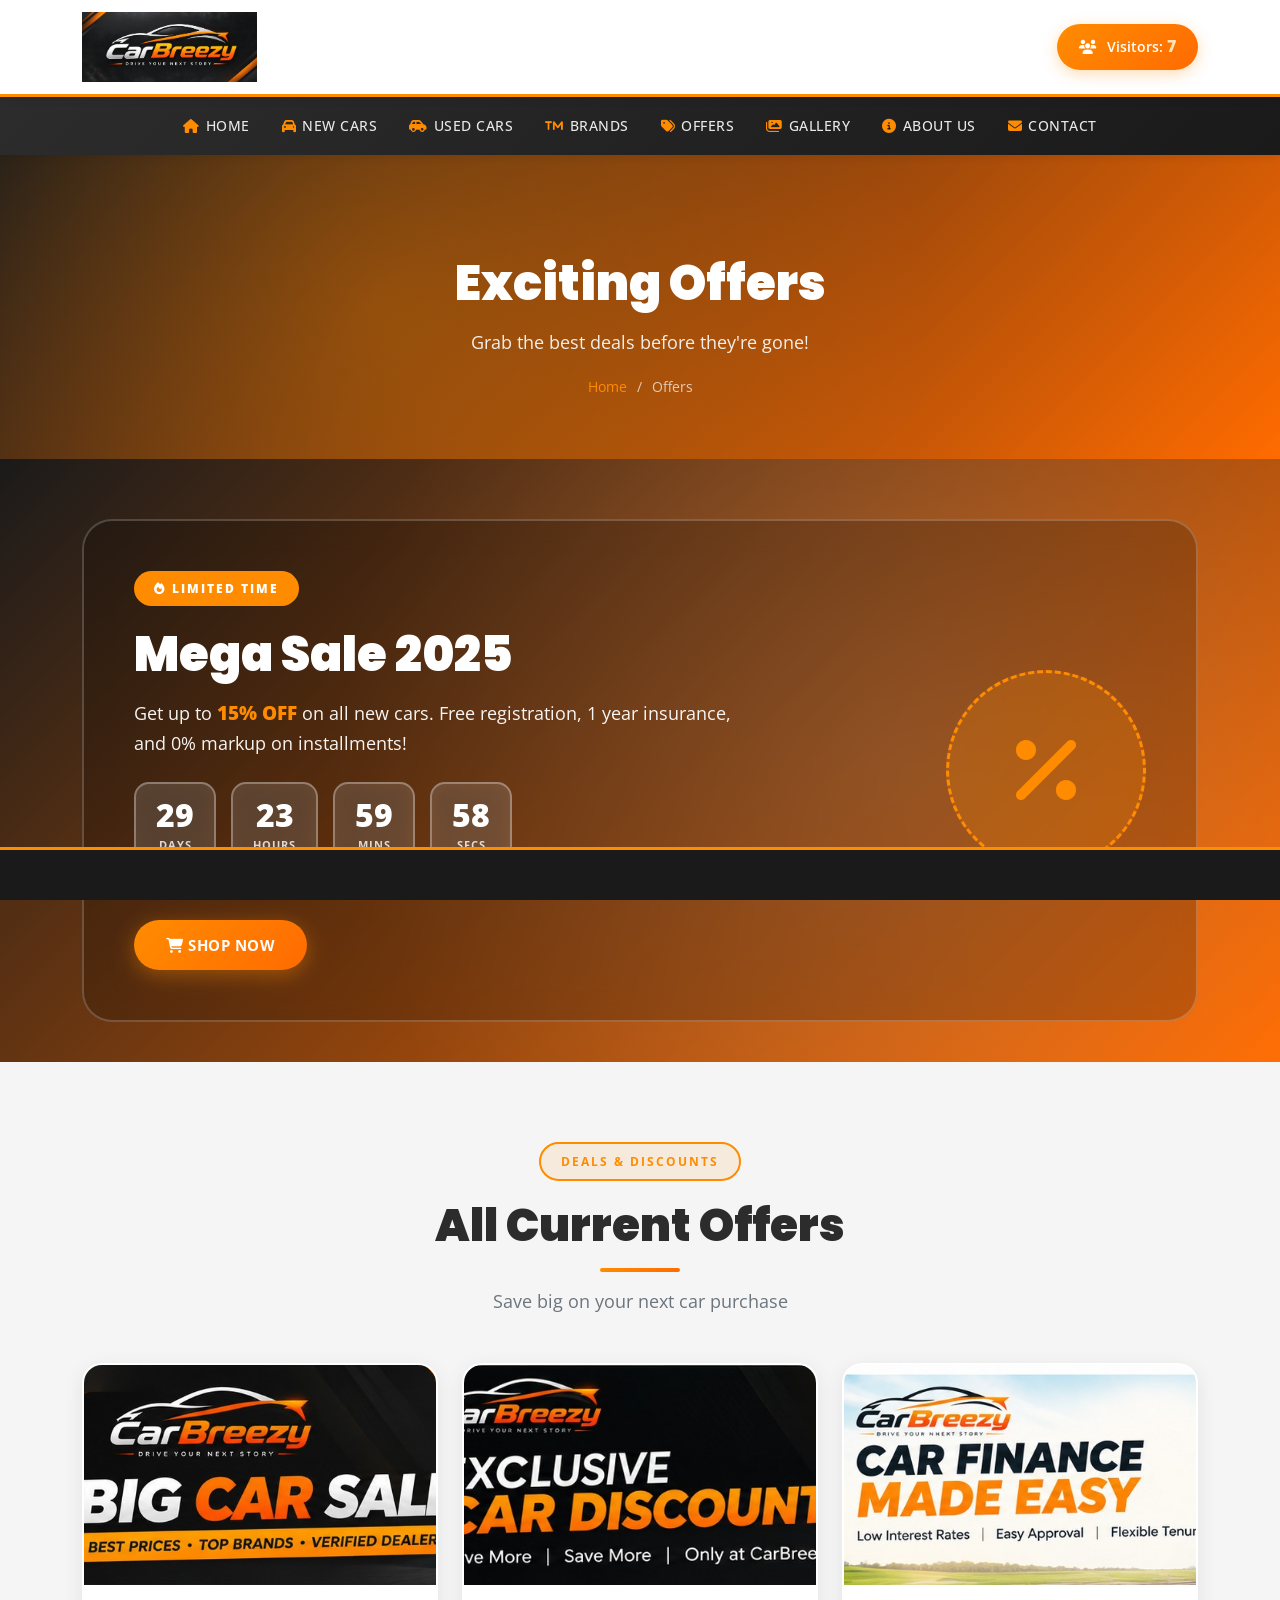
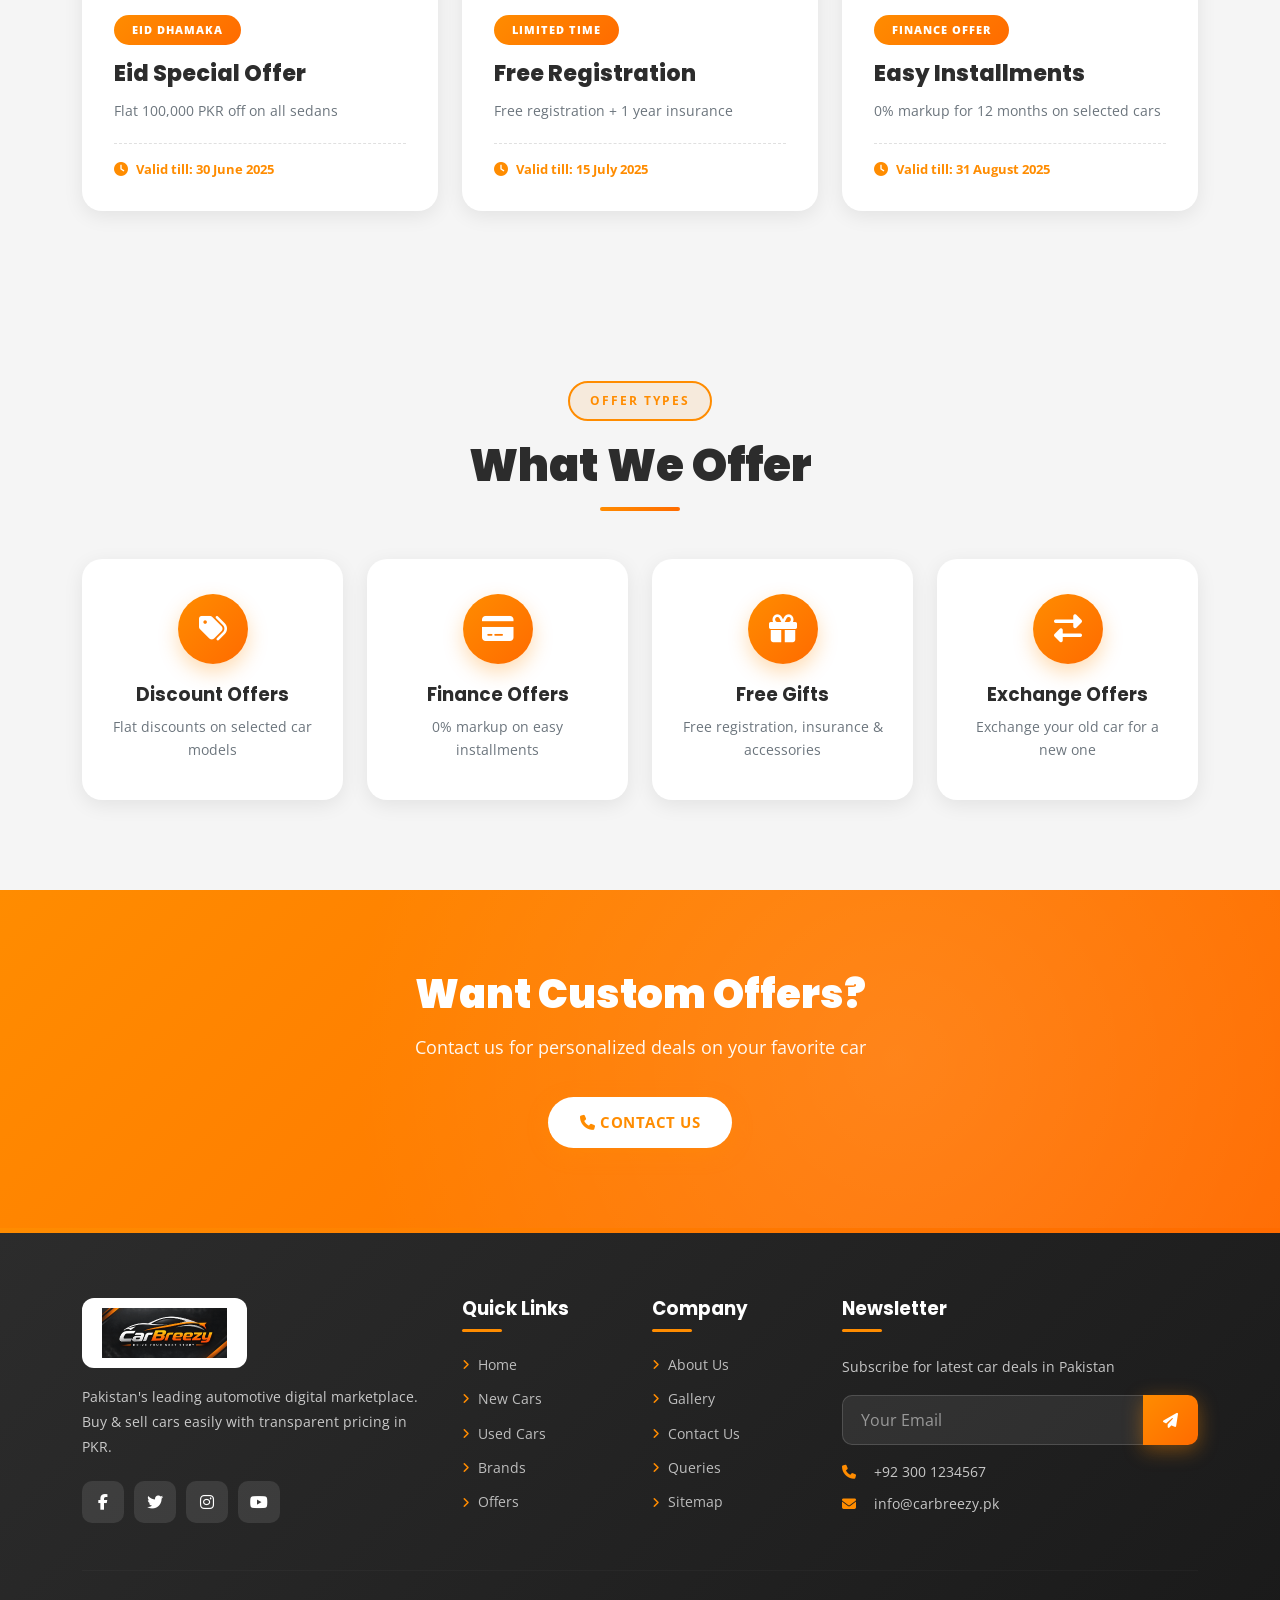
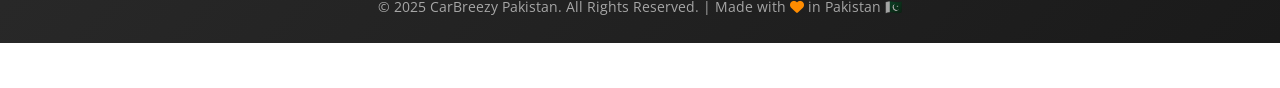
<file: pages/offers.html>
<!DOCTYPE html>
<html lang="en">
<head>
    <meta charset="UTF-8">
    <meta name="viewport" content="width=device-width, initial-scale=1.0">
    <meta name="description" content="Latest Car Offers in Pakistan - CarBreezy. Exclusive deals, discounts and finance offers on new & used cars.">
    <title>Offers - CarBreezy Pakistan</title>

    <link rel="icon" type="image/png" href="../assets/images/logo.png">
    <link href="https://cdn.jsdelivr.net/npm/bootstrap@5.3.2/dist/css/bootstrap.min.css" rel="stylesheet">
    <link rel="stylesheet" href="https://cdnjs.cloudflare.com/ajax/libs/font-awesome/6.5.1/css/all.min.css">
    <link href="https://fonts.googleapis.com/css2?family=Poppins:wght@300;400;500;600;700;800;900&family=Open+Sans:wght@400;500;600;700&display=swap" rel="stylesheet">
    <link rel="stylesheet" href="https://cdnjs.cloudflare.com/ajax/libs/animate.css/4.1.1/animate.min.css">
    <link href="https://unpkg.com/aos@2.3.1/dist/aos.css" rel="stylesheet">
    
    <link rel="stylesheet" href="../assets/css/style.css">
    <link rel="stylesheet" href="../assets/css/animations.css">
    <link rel="stylesheet" href="../assets/css/responsive.css">
    <link rel="stylesheet" href="../assets/css/pages.css">
</head>
<body>

    <header class="main-header" id="header">
        <div class="container">
            <div class="header-content d-flex justify-content-between align-items-center">
                <div class="logo-section">
                    <a href="../index.html" class="logo-link">
                        <img src="../assets/images/logo.png" alt="CarBreezy Logo" class="logo-img" onerror="this.style.display='none'">
                    </a>
                </div>
                <div class="visitor-counter">
                    <i class="fas fa-users"></i>
                    <span>Visitors: <strong id="visitorCount">0</strong></span>
                </div>
            </div>
        </div>
    </header>

    <nav class="navbar navbar-expand-lg main-navbar sticky-top" id="mainNav">
        <div class="container">
            <button class="navbar-toggler" type="button" data-bs-toggle="collapse" data-bs-target="#navbarContent">
                <span class="navbar-toggler-icon"></span>
            </button>
            <div class="collapse navbar-collapse" id="navbarContent">
                <ul class="navbar-nav mx-auto">
                    <li class="nav-item"><a class="nav-link" href="../index.html"><i class="fas fa-home"></i> Home</a></li>
                    <li class="nav-item"><a class="nav-link" href="new-cars.html"><i class="fas fa-car"></i> New Cars</a></li>
                    <li class="nav-item"><a class="nav-link" href="used-cars.html"><i class="fas fa-car-side"></i> Used Cars</a></li>
                    <li class="nav-item"><a class="nav-link" href="brands.html"><i class="fas fa-trademark"></i> Brands</a></li>
                    <li class="nav-item"><a class="nav-link active" href="offers.html"><i class="fas fa-tags"></i> Offers</a></li>
                    <li class="nav-item"><a class="nav-link" href="gallery.html"><i class="fas fa-images"></i> Gallery</a></li>
                    <li class="nav-item"><a class="nav-link" href="about.html"><i class="fas fa-info-circle"></i> About Us</a></li>
                    <li class="nav-item"><a class="nav-link" href="contact.html"><i class="fas fa-envelope"></i> Contact</a></li>
                </ul>
            </div>
        </div>
    </nav>

    <section class="page-header">
        <div class="container page-header-content">
            <h1 data-aos="fade-up">Exciting Offers</h1>
            <p data-aos="fade-up" data-aos-delay="100">Grab the best deals before they're gone!</p>
            <div class="breadcrumb-nav" data-aos="fade-up" data-aos-delay="200">
                <a href="../index.html">Home</a>
                <span>/</span>
                <span>Offers</span>
            </div>
        </div>
    </section>

    <section class="featured-offer-section">
        <div class="container">
            <div class="featured-offer-banner" data-aos="fade-up">
                <div class="featured-offer-content">
                    <span class="featured-offer-badge">
                        <i class="fas fa-fire"></i> LIMITED TIME
                    </span>
                    <h2>Mega Sale 2025</h2>
                    <p>
                        Get up to <strong>15% OFF</strong> on all new cars. 
                        Free registration, 1 year insurance, and 0% markup on installments!
                    </p>
                    <div class="featured-offer-timer">
                        <div class="timer-box">
                            <span id="days">00</span>
                            <label>Days</label>
                        </div>
                        <div class="timer-box">
                            <span id="hours">00</span>
                            <label>Hours</label>
                        </div>
                        <div class="timer-box">
                            <span id="minutes">00</span>
                            <label>Mins</label>
                        </div>
                        <div class="timer-box">
                            <span id="seconds">00</span>
                            <label>Secs</label>
                        </div>
                    </div>
                    <a href="new-cars.html" class="btn btn-accent btn-lg mt-4">
                        <i class="fas fa-shopping-cart"></i> Shop Now
                    </a>
                </div>
                <div class="featured-offer-image">
                    <i class="fas fa-percent"></i>
                </div>
            </div>
        </div>
    </section>

    <section class="offers-page-section">
        <div class="container">
            <div class="section-header text-center mb-5" data-aos="fade-up">
                <span class="section-badge">Deals & Discounts</span>
                <h2 class="section-title">All Current Offers</h2>
                <p class="section-subtitle">Save big on your next car purchase</p>
            </div>

            <div class="row g-4" id="offersContainer">
                <div class="col-12 text-center">
                    <div class="spinner-border text-accent" role="status">
                        <span class="visually-hidden">Loading...</span>
                    </div>
                </div>
            </div>
        </div>
    </section>

    <section class="about-section bg-light-section">
        <div class="container">
            <div class="section-header text-center mb-5" data-aos="fade-up">
                <span class="section-badge">Offer Types</span>
                <h2 class="section-title">What We Offer</h2>
            </div>
            <div class="row g-4">
                <div class="col-lg-3 col-md-6" data-aos="fade-up">
                    <div class="feature-box">
                        <div class="feature-box-icon">
                            <i class="fas fa-tags"></i>
                        </div>
                        <h5>Discount Offers</h5>
                        <p>Flat discounts on selected car models</p>
                    </div>
                </div>
                <div class="col-lg-3 col-md-6" data-aos="fade-up" data-aos-delay="100">
                    <div class="feature-box">
                        <div class="feature-box-icon">
                            <i class="fas fa-credit-card"></i>
                        </div>
                        <h5>Finance Offers</h5>
                        <p>0% markup on easy installments</p>
                    </div>
                </div>
                <div class="col-lg-3 col-md-6" data-aos="fade-up" data-aos-delay="200">
                    <div class="feature-box">
                        <div class="feature-box-icon">
                            <i class="fas fa-gift"></i>
                        </div>
                        <h5>Free Gifts</h5>
                        <p>Free registration, insurance & accessories</p>
                    </div>
                </div>
                <div class="col-lg-3 col-md-6" data-aos="fade-up" data-aos-delay="300">
                    <div class="feature-box">
                        <div class="feature-box-icon">
                            <i class="fas fa-exchange-alt"></i>
                        </div>
                        <h5>Exchange Offers</h5>
                        <p>Exchange your old car for a new one</p>
                    </div>
                </div>
            </div>
        </div>
    </section>

    <section class="cta-section">
        <div class="container text-center">
            <h2 data-aos="fade-up">Want Custom Offers?</h2>
            <p data-aos="fade-up" data-aos-delay="100">Contact us for personalized deals on your favorite car</p>
            <a href="contact.html" class="btn btn-accent btn-lg mt-3" data-aos="fade-up" data-aos-delay="200">
                <i class="fas fa-phone"></i> Contact Us
            </a>
        </div>
    </section>

    <footer class="main-footer">
        <div class="container">
            <div class="row g-4">
                <div class="col-lg-4 col-md-6">
                    <div class="footer-logo">
                        <img src="../assets/images/logo.png" alt="CarBreezy" style="height: 70px;" onerror="this.style.display='none'">
                    </div>
                    <p class="footer-text mt-3">
                        Pakistan's leading automotive digital marketplace. 
                        Buy & sell cars easily with transparent pricing in PKR.
                    </p>
                    <div class="footer-social">
                        <a href="#"><i class="fab fa-facebook-f"></i></a>
                        <a href="#"><i class="fab fa-twitter"></i></a>
                        <a href="#"><i class="fab fa-instagram"></i></a>
                        <a href="#"><i class="fab fa-youtube"></i></a>
                    </div>
                </div>
                <div class="col-lg-2 col-md-6">
                    <h5 class="footer-title">Quick Links</h5>
                    <ul class="footer-links">
                        <li><a href="../index.html"><i class="fas fa-angle-right"></i> Home</a></li>
                        <li><a href="new-cars.html"><i class="fas fa-angle-right"></i> New Cars</a></li>
                        <li><a href="used-cars.html"><i class="fas fa-angle-right"></i> Used Cars</a></li>
                        <li><a href="brands.html"><i class="fas fa-angle-right"></i> Brands</a></li>
                        <li><a href="offers.html"><i class="fas fa-angle-right"></i> Offers</a></li>
                    </ul>
                </div>
                <div class="col-lg-2 col-md-6">
                    <h5 class="footer-title">Company</h5>
                    <ul class="footer-links">
                        <li><a href="about.html"><i class="fas fa-angle-right"></i> About Us</a></li>
                        <li><a href="gallery.html"><i class="fas fa-angle-right"></i> Gallery</a></li>
                        <li><a href="contact.html"><i class="fas fa-angle-right"></i> Contact Us</a></li>
                        <li><a href="queries.html"><i class="fas fa-angle-right"></i> Queries</a></li>
                        <li><a href="sitemap.html"><i class="fas fa-angle-right"></i> Sitemap</a></li>
                    </ul>
                </div>
                <div class="col-lg-4 col-md-6">
                    <h5 class="footer-title">Newsletter</h5>
                    <p class="footer-text">Subscribe for latest car deals in Pakistan</p>
                    <form class="newsletter-form">
                        <div class="input-group">
                            <input type="email" class="form-control" placeholder="Your Email">
                            <button class="btn btn-accent" type="submit"><i class="fas fa-paper-plane"></i></button>
                        </div>
                    </form>
                    <div class="footer-contact mt-3">
                        <p><i class="fas fa-phone"></i> +92 300 1234567</p>
                        <p><i class="fas fa-envelope"></i> info@carbreezy.pk</p>
                    </div>
                </div>
            </div>
            <hr class="footer-divider">
            <div class="footer-bottom text-center">
                <p>&copy; 2025 CarBreezy Pakistan. All Rights Reserved. | Made with <i class="fas fa-heart text-accent"></i> in Pakistan 🇵🇰</p>
            </div>
        </div>
    </footer>

    <div class="ticker">
        <div class="ticker-content">
            <span id="tickerText"><i class="fas fa-map-marker-alt"></i> Loading location...</span>
        </div>
    </div>

    <script src="https://code.jquery.com/jquery-3.7.1.min.js"></script>
    <script src="https://cdn.jsdelivr.net/npm/bootstrap@5.3.2/dist/js/bootstrap.bundle.min.js"></script>
    <script src="https://unpkg.com/aos@2.3.1/dist/aos.js"></script>
    
    <script src="../assets/js/cars.js"></script>
    <script src="../assets/js/ticker.js"></script>
    <script src="../assets/js/main.js"></script>
    <script src="../assets/js/animations.js"></script>
    
    <script>
        function startOfferTimer() {
            const endDate = new Date();
            endDate.setDate(endDate.getDate() + 30);
            
            function updateTimer() {
                const now = new Date().getTime();
                const distance = endDate.getTime() - now;
                
                if (distance < 0) {
                    $('#days, #hours, #minutes, #seconds').text('00');
                    return;
                }
                
                const days = Math.floor(distance / (1000 * 60 * 60 * 24));
                const hours = Math.floor((distance % (1000 * 60 * 60 * 24)) / (1000 * 60 * 60));
                const minutes = Math.floor((distance % (1000 * 60 * 60)) / (1000 * 60));
                const seconds = Math.floor((distance % (1000 * 60)) / 1000);
                
                $('#days').text(String(days).padStart(2, '0'));
                $('#hours').text(String(hours).padStart(2, '0'));
                $('#minutes').text(String(minutes).padStart(2, '0'));
                $('#seconds').text(String(seconds).padStart(2, '0'));
            }
            
            updateTimer();
            setInterval(updateTimer, 1000);
        }
        
        $(document).ready(function() {
            startOfferTimer();
        });
    </script>
</body>
</html>
</file>
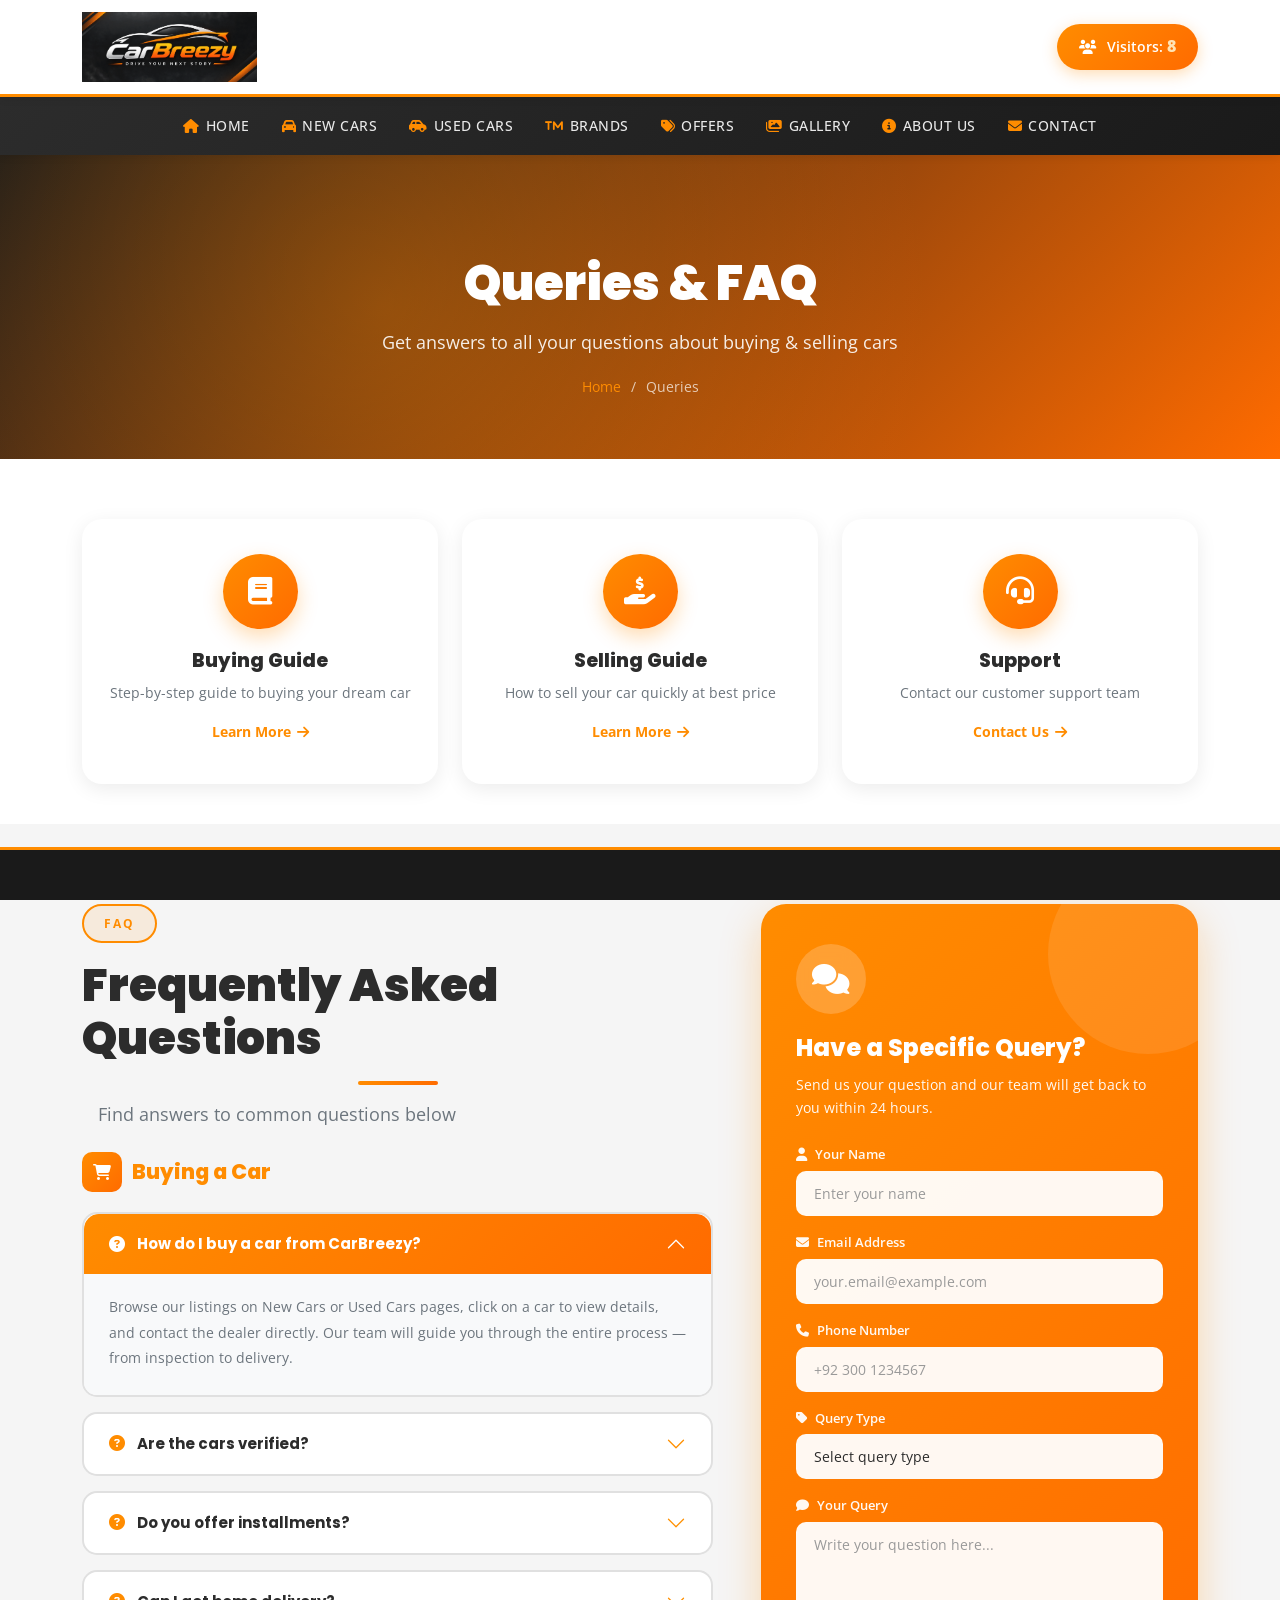
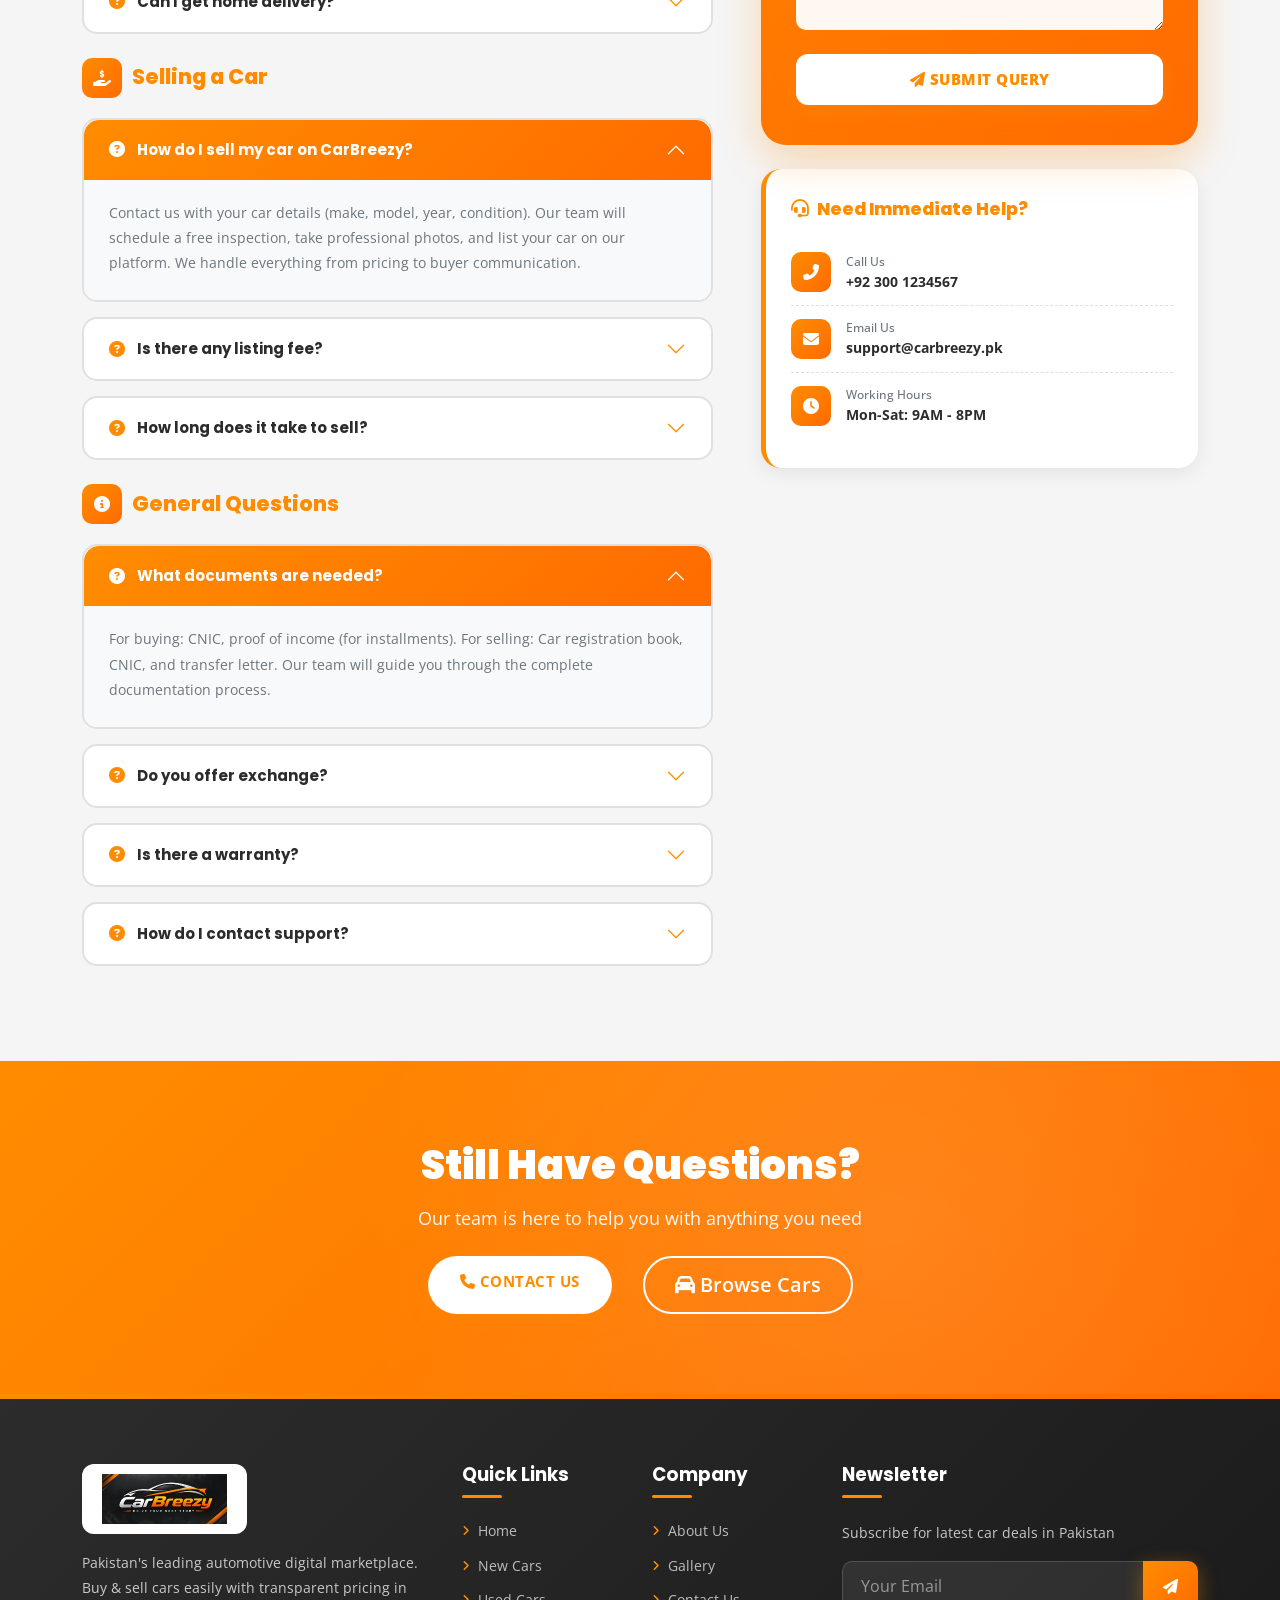
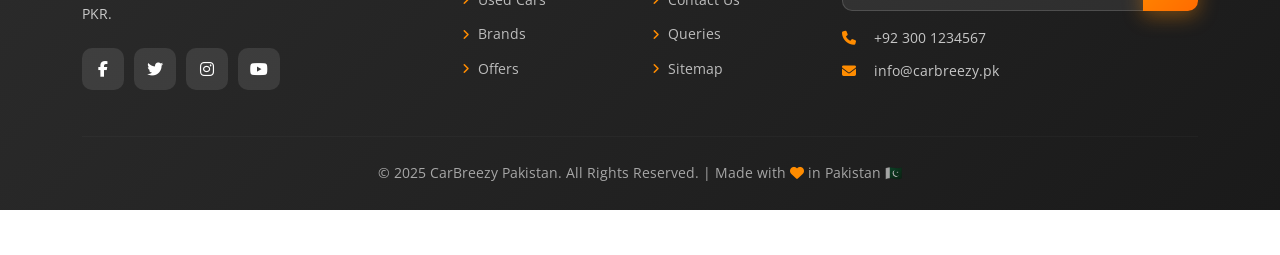
<file: pages/queries.html>
<!DOCTYPE html>
<html lang="en">
<head>
    <meta charset="UTF-8">
    <meta name="viewport" content="width=device-width, initial-scale=1.0">
    <meta name="description" content="Queries & FAQ - CarBreezy Pakistan. Get answers to common questions about buying and selling cars.">
    <title>Queries & FAQ - CarBreezy Pakistan</title>

    <link rel="icon" type="image/png" href="../assets/images/logo.png">
    <link href="https://cdn.jsdelivr.net/npm/bootstrap@5.3.2/dist/css/bootstrap.min.css" rel="stylesheet">
    <link rel="stylesheet" href="https://cdnjs.cloudflare.com/ajax/libs/font-awesome/6.5.1/css/all.min.css">
    <link href="https://fonts.googleapis.com/css2?family=Poppins:wght@300;400;500;600;700;800;900&family=Open+Sans:wght@400;500;600;700&display=swap" rel="stylesheet">
    <link rel="stylesheet" href="https://cdnjs.cloudflare.com/ajax/libs/animate.css/4.1.1/animate.min.css">
    <link href="https://unpkg.com/aos@2.3.1/dist/aos.css" rel="stylesheet">
    
    <link rel="stylesheet" href="../assets/css/style.css">
    <link rel="stylesheet" href="../assets/css/animations.css">
    <link rel="stylesheet" href="../assets/css/responsive.css">
    <link rel="stylesheet" href="../assets/css/pages.css">
</head>
<body>

    <header class="main-header" id="header">
        <div class="container">
            <div class="header-content d-flex justify-content-between align-items-center">
                <div class="logo-section">
                    <a href="../index.html" class="logo-link">
                        <img src="../assets/images/logo.png" alt="CarBreezy Logo" class="logo-img" onerror="this.style.display='none'">
                    </a>
                </div>
                <div class="visitor-counter">
                    <i class="fas fa-users"></i>
                    <span>Visitors: <strong id="visitorCount">0</strong></span>
                </div>
            </div>
        </div>
    </header>

    <nav class="navbar navbar-expand-lg main-navbar sticky-top" id="mainNav">
        <div class="container">
            <button class="navbar-toggler" type="button" data-bs-toggle="collapse" data-bs-target="#navbarContent">
                <span class="navbar-toggler-icon"></span>
            </button>
            <div class="collapse navbar-collapse" id="navbarContent">
                <ul class="navbar-nav mx-auto">
                    <li class="nav-item"><a class="nav-link" href="../index.html"><i class="fas fa-home"></i> Home</a></li>
                    <li class="nav-item"><a class="nav-link" href="new-cars.html"><i class="fas fa-car"></i> New Cars</a></li>
                    <li class="nav-item"><a class="nav-link" href="used-cars.html"><i class="fas fa-car-side"></i> Used Cars</a></li>
                    <li class="nav-item"><a class="nav-link" href="brands.html"><i class="fas fa-trademark"></i> Brands</a></li>
                    <li class="nav-item"><a class="nav-link" href="offers.html"><i class="fas fa-tags"></i> Offers</a></li>
                    <li class="nav-item"><a class="nav-link" href="gallery.html"><i class="fas fa-images"></i> Gallery</a></li>
                    <li class="nav-item"><a class="nav-link" href="about.html"><i class="fas fa-info-circle"></i> About Us</a></li>
                    <li class="nav-item"><a class="nav-link" href="contact.html"><i class="fas fa-envelope"></i> Contact</a></li>
                </ul>
            </div>
        </div>
    </nav>

    <section class="page-header">
        <div class="container page-header-content">
            <h1 data-aos="fade-up">Queries & FAQ</h1>
            <p data-aos="fade-up" data-aos-delay="100">Get answers to all your questions about buying & selling cars</p>
            <div class="breadcrumb-nav" data-aos="fade-up" data-aos-delay="200">
                <a href="../index.html">Home</a>
                <span>/</span>
                <span>Queries</span>
            </div>
        </div>
    </section>

    <section class="quick-help-section">
        <div class="container">
            <div class="row g-4">
                <div class="col-lg-4 col-md-6" data-aos="fade-up">
                    <div class="quick-help-card">
                        <div class="quick-help-icon">
                            <i class="fas fa-book"></i>
                        </div>
                        <h5>Buying Guide</h5>
                        <p>Step-by-step guide to buying your dream car</p>
                        <a href="#buying-faq" class="quick-help-link">
                            Learn More <i class="fas fa-arrow-right"></i>
                        </a>
                    </div>
                </div>
                <div class="col-lg-4 col-md-6" data-aos="fade-up" data-aos-delay="100">
                    <div class="quick-help-card">
                        <div class="quick-help-icon">
                            <i class="fas fa-hand-holding-usd"></i>
                        </div>
                        <h5>Selling Guide</h5>
                        <p>How to sell your car quickly at best price</p>
                        <a href="#selling-faq" class="quick-help-link">
                            Learn More <i class="fas fa-arrow-right"></i>
                        </a>
                    </div>
                </div>
                <div class="col-lg-4 col-md-6" data-aos="fade-up" data-aos-delay="200">
                    <div class="quick-help-card">
                        <div class="quick-help-icon">
                            <i class="fas fa-headset"></i>
                        </div>
                        <h5>Support</h5>
                        <p>Contact our customer support team</p>
                        <a href="contact.html" class="quick-help-link">
                            Contact Us <i class="fas fa-arrow-right"></i>
                        </a>
                    </div>
                </div>
            </div>
        </div>
    </section>

    <section class="queries-main-section bg-light-section">
        <div class="container">
            <div class="row g-5">
                <div class="col-lg-7" data-aos="fade-right">
                    <div class="section-header mb-4">
                        <span class="section-badge">FAQ</span>
                        <h2 class="section-title mt-3">Frequently Asked Questions</h2>
                        <p class="section-subtitle">Find answers to common questions below</p>
                    </div>

                    <h4 class="faq-category-title" id="buying-faq">
                        <i class="fas fa-shopping-cart"></i> Buying a Car
                    </h4>
                    <div class="accordion queries-accordion mb-4" id="buyingAccordion">
                        <div class="accordion-item">
                            <h2 class="accordion-header">
                                <button class="accordion-button" type="button" data-bs-toggle="collapse" data-bs-target="#buying1">
                                    How do I buy a car from CarBreezy?
                                </button>
                            </h2>
                            <div id="buying1" class="accordion-collapse collapse show" data-bs-parent="#buyingAccordion">
                                <div class="accordion-body">
                                    Browse our listings on New Cars or Used Cars pages, click on a car to view details, 
                                    and contact the dealer directly. Our team will guide you through the entire process — 
                                    from inspection to delivery.
                                </div>
                            </div>
                        </div>
                        <div class="accordion-item">
                            <h2 class="accordion-header">
                                <button class="accordion-button collapsed" type="button" data-bs-toggle="collapse" data-bs-target="#buying2">
                                    Are the cars verified?
                                </button>
                            </h2>
                            <div id="buying2" class="accordion-collapse collapse" data-bs-parent="#buyingAccordion">
                                <div class="accordion-body">
                                    Yes! Every car listed on CarBreezy goes through a 150-point inspection. 
                                    We only list cars from trusted dealers with verified documentation. 
                                    You get a complete inspection report with every purchase.
                                </div>
                            </div>
                        </div>
                        <div class="accordion-item">
                            <h2 class="accordion-header">
                                <button class="accordion-button collapsed" type="button" data-bs-toggle="collapse" data-bs-target="#buying3">
                                    Do you offer installments?
                                </button>
                            </h2>
                            <div id="buying3" class="accordion-collapse collapse" data-bs-parent="#buyingAccordion">
                                <div class="accordion-body">
                                    Yes! We have partnerships with leading banks in Pakistan. You can get easy 
                                    installment plans with 0% markup on selected cars. Contact us for details 
                                    on available financing options.
                                </div>
                            </div>
                        </div>
                        <div class="accordion-item">
                            <h2 class="accordion-header">
                                <button class="accordion-button collapsed" type="button" data-bs-toggle="collapse" data-bs-target="#buying4">
                                    Can I get home delivery?
                                </button>
                            </h2>
                            <div id="buying4" class="accordion-collapse collapse" data-bs-parent="#buyingAccordion">
                                <div class="accordion-body">
                                    Absolutely! We offer free doorstep delivery anywhere in Pakistan. 
                                    Once your purchase is complete, our team will deliver the car to your 
                                    home with all documents.
                                </div>
                            </div>
                        </div>
                    </div>

                    <h4 class="faq-category-title" id="selling-faq">
                        <i class="fas fa-hand-holding-usd"></i> Selling a Car
                    </h4>
                    <div class="accordion queries-accordion mb-4" id="sellingAccordion">
                        <div class="accordion-item">
                            <h2 class="accordion-header">
                                <button class="accordion-button" type="button" data-bs-toggle="collapse" data-bs-target="#selling1">
                                    How do I sell my car on CarBreezy?
                                </button>
                            </h2>
                            <div id="selling1" class="accordion-collapse collapse show" data-bs-parent="#sellingAccordion">
                                <div class="accordion-body">
                                    Contact us with your car details (make, model, year, condition). Our team will 
                                    schedule a free inspection, take professional photos, and list your car on our 
                                    platform. We handle everything from pricing to buyer communication.
                                </div>
                            </div>
                        </div>
                        <div class="accordion-item">
                            <h2 class="accordion-header">
                                <button class="accordion-button collapsed" type="button" data-bs-toggle="collapse" data-bs-target="#selling2">
                                    Is there any listing fee?
                                </button>
                            </h2>
                            <div id="selling2" class="accordion-collapse collapse" data-bs-parent="#sellingAccordion">
                                <div class="accordion-body">
                                    No! Listing your car on CarBreezy is completely free. We only charge a small 
                                    commission when your car is successfully sold. No hidden charges.
                                </div>
                            </div>
                        </div>
                        <div class="accordion-item">
                            <h2 class="accordion-header">
                                <button class="accordion-button collapsed" type="button" data-bs-toggle="collapse" data-bs-target="#selling3">
                                    How long does it take to sell?
                                </button>
                            </h2>
                            <div id="selling3" class="accordion-collapse collapse" data-bs-parent="#sellingAccordion">
                                <div class="accordion-body">
                                    Most cars sell within 2-4 weeks. Popular models in good condition often sell 
                                    within a week. We promote your listing across multiple channels to speed up 
                                    the process.
                                </div>
                            </div>
                        </div>
                    </div>

                    <h4 class="faq-category-title" id="general-faq">
                        <i class="fas fa-info-circle"></i> General Questions
                    </h4>
                    <div class="accordion queries-accordion" id="generalAccordion">
                        <div class="accordion-item">
                            <h2 class="accordion-header">
                                <button class="accordion-button" type="button" data-bs-toggle="collapse" data-bs-target="#general1">
                                    What documents are needed?
                                </button>
                            </h2>
                            <div id="general1" class="accordion-collapse collapse show" data-bs-parent="#generalAccordion">
                                <div class="accordion-body">
                                    For buying: CNIC, proof of income (for installments). 
                                    For selling: Car registration book, CNIC, and transfer letter. 
                                    Our team will guide you through the complete documentation process.
                                </div>
                            </div>
                        </div>
                        <div class="accordion-item">
                            <h2 class="accordion-header">
                                <button class="accordion-button collapsed" type="button" data-bs-toggle="collapse" data-bs-target="#general2">
                                    Do you offer exchange?
                                </button>
                            </h2>
                            <div id="general2" class="accordion-collapse collapse" data-bs-parent="#generalAccordion">
                                <div class="accordion-body">
                                    Yes! You can exchange your old car for a new one. Bring your car for a 
                                    free evaluation, and we'll offer you a competitive exchange value that 
                                    can be adjusted in your new car purchase.
                                </div>
                            </div>
                        </div>
                        <div class="accordion-item">
                            <h2 class="accordion-header">
                                <button class="accordion-button collapsed" type="button" data-bs-toggle="collapse" data-bs-target="#general3">
                                    Is there a warranty?
                                </button>
                            </h2>
                            <div id="general3" class="accordion-collapse collapse" data-bs-parent="#generalAccordion">
                                <div class="accordion-body">
                                    New cars come with manufacturer warranty (typically 3-5 years). 
                                    Used cars come with a 3-month/5000km CarBreezy warranty on engine 
                                    and transmission.
                                </div>
                            </div>
                        </div>
                        <div class="accordion-item">
                            <h2 class="accordion-header">
                                <button class="accordion-button collapsed" type="button" data-bs-toggle="collapse" data-bs-target="#general4">
                                    How do I contact support?
                                </button>
                            </h2>
                            <div id="general4" class="accordion-collapse collapse" data-bs-parent="#generalAccordion">
                                <div class="accordion-body">
                                    You can call us at +92 300 1234567 (24/7), email us at support@carbreezy.pk, 
                                    or use the query form on this page. Our team responds within 24 hours.
                                </div>
                            </div>
                        </div>
                    </div>
                </div>

                <div class="col-lg-5" data-aos="fade-left">
                    <div class="query-sidebar">
                        <div class="query-form-card">
                            <div class="query-form-icon">
                                <i class="fas fa-comments"></i>
                            </div>
                            <h4>Have a Specific Query?</h4>
                            <p>Send us your question and our team will get back to you within 24 hours.</p>
                            
                            <form id="queryForm">
                                <div class="form-group mb-3">
                                    <label><i class="fas fa-user"></i> Your Name</label>
                                    <input type="text" class="form-control" placeholder="Enter your name" required>
                                </div>
                                <div class="form-group mb-3">
                                    <label><i class="fas fa-envelope"></i> Email Address</label>
                                    <input type="email" class="form-control" placeholder="your.email@example.com" required>
                                </div>
                                <div class="form-group mb-3">
                                    <label><i class="fas fa-phone"></i> Phone Number</label>
                                    <input type="tel" class="form-control" placeholder="+92 300 1234567" required>
                                </div>
                                <div class="form-group mb-3">
                                    <label><i class="fas fa-tag"></i> Query Type</label>
                                    <select class="form-control" required>
                                        <option value="">Select query type</option>
                                        <option value="buying">Buying a Car</option>
                                        <option value="selling">Selling a Car</option>
                                        <option value="installment">Installments</option>
                                        <option value="documentation">Documentation</option>
                                        <option value="other">Other</option>
                                    </select>
                                </div>
                                <div class="form-group mb-4">
                                    <label><i class="fas fa-comment"></i> Your Query</label>
                                    <textarea class="form-control" rows="4" placeholder="Write your question here..." required></textarea>
                                </div>
                                <button type="submit" class="btn btn-accent w-100">
                                    <i class="fas fa-paper-plane"></i> Submit Query
                                </button>
                            </form>
                        </div>

                        <div class="query-contact-card mt-4">
                            <h5><i class="fas fa-headset"></i> Need Immediate Help?</h5>
                            <div class="query-contact-item">
                                <i class="fas fa-phone-alt"></i>
                                <div>
                                    <span>Call Us</span>
                                    <strong>+92 300 1234567</strong>
                                </div>
                            </div>
                            <div class="query-contact-item">
                                <i class="fas fa-envelope"></i>
                                <div>
                                    <span>Email Us</span>
                                    <strong>support@carbreezy.pk</strong>
                                </div>
                            </div>
                            <div class="query-contact-item">
                                <i class="fas fa-clock"></i>
                                <div>
                                    <span>Working Hours</span>
                                    <strong>Mon-Sat: 9AM - 8PM</strong>
                                </div>
                            </div>
                        </div>
                    </div>
                </div>
            </div>
        </div>
    </section>

    <section class="cta-section">
        <div class="container text-center">
            <h2 data-aos="fade-up">Still Have Questions?</h2>
            <p data-aos="fade-up" data-aos-delay="100">Our team is here to help you with anything you need</p>
            <div class="cta-buttons mt-4" data-aos="fade-up" data-aos-delay="200">
                <a href="contact.html" class="btn btn-accent btn-lg me-3">
                    <i class="fas fa-phone"></i> Contact Us
                </a>
                <a href="new-cars.html" class="btn btn-outline-light btn-lg">
                    <i class="fas fa-car"></i> Browse Cars
                </a>
            </div>
        </div>
    </section>

    <footer class="main-footer">
        <div class="container">
            <div class="row g-4">
                <div class="col-lg-4 col-md-6">
                    <div class="footer-logo">
                        <img src="../assets/images/logo.png" alt="CarBreezy" style="height: 70px;" onerror="this.style.display='none'">
                    </div>
                    <p class="footer-text mt-3">
                        Pakistan's leading automotive digital marketplace. 
                        Buy & sell cars easily with transparent pricing in PKR.
                    </p>
                    <div class="footer-social">
                        <a href="#"><i class="fab fa-facebook-f"></i></a>
                        <a href="#"><i class="fab fa-twitter"></i></a>
                        <a href="#"><i class="fab fa-instagram"></i></a>
                        <a href="#"><i class="fab fa-youtube"></i></a>
                    </div>
                </div>
                <div class="col-lg-2 col-md-6">
                    <h5 class="footer-title">Quick Links</h5>
                    <ul class="footer-links">
                        <li><a href="../index.html"><i class="fas fa-angle-right"></i> Home</a></li>
                        <li><a href="new-cars.html"><i class="fas fa-angle-right"></i> New Cars</a></li>
                        <li><a href="used-cars.html"><i class="fas fa-angle-right"></i> Used Cars</a></li>
                        <li><a href="brands.html"><i class="fas fa-angle-right"></i> Brands</a></li>
                        <li><a href="offers.html"><i class="fas fa-angle-right"></i> Offers</a></li>
                    </ul>
                </div>
                <div class="col-lg-2 col-md-6">
                    <h5 class="footer-title">Company</h5>
                    <ul class="footer-links">
                        <li><a href="about.html"><i class="fas fa-angle-right"></i> About Us</a></li>
                        <li><a href="gallery.html"><i class="fas fa-angle-right"></i> Gallery</a></li>
                        <li><a href="contact.html"><i class="fas fa-angle-right"></i> Contact Us</a></li>
                        <li><a href="queries.html"><i class="fas fa-angle-right"></i> Queries</a></li>
                        <li><a href="sitemap.html"><i class="fas fa-angle-right"></i> Sitemap</a></li>
                    </ul>
                </div>
                <div class="col-lg-4 col-md-6">
                    <h5 class="footer-title">Newsletter</h5>
                    <p class="footer-text">Subscribe for latest car deals in Pakistan</p>
                    <form class="newsletter-form">
                        <div class="input-group">
                            <input type="email" class="form-control" placeholder="Your Email">
                            <button class="btn btn-accent" type="submit"><i class="fas fa-paper-plane"></i></button>
                        </div>
                    </form>
                    <div class="footer-contact mt-3">
                        <p><i class="fas fa-phone"></i> +92 300 1234567</p>
                        <p><i class="fas fa-envelope"></i> info@carbreezy.pk</p>
                    </div>
                </div>
            </div>
            <hr class="footer-divider">
            <div class="footer-bottom text-center">
                <p>&copy; 2025 CarBreezy Pakistan. All Rights Reserved. | Made with <i class="fas fa-heart text-accent"></i> in Pakistan 🇵🇰</p>
            </div>
        </div>
    </footer>

    <div class="ticker">
        <div class="ticker-content">
            <span id="tickerText"><i class="fas fa-map-marker-alt"></i> Loading location...</span>
        </div>
    </div>

    <script src="https://code.jquery.com/jquery-3.7.1.min.js"></script>
    <script src="https://cdn.jsdelivr.net/npm/bootstrap@5.3.2/dist/js/bootstrap.bundle.min.js"></script>
    <script src="https://unpkg.com/aos@2.3.1/dist/aos.js"></script>
    
    <script src="../assets/js/cars.js"></script>
    <script src="../assets/js/ticker.js"></script>
    <script src="../assets/js/main.js"></script>
    <script src="../assets/js/animations.js"></script>
    
    <script>
        $(document).ready(function() {
            $('#queryForm').on('submit', function(e) {
                e.preventDefault();
                
                $(this).html(`
                    <div class="alert alert-success text-center py-4">
                        <i class="fas fa-check-circle" style="font-size: 50px; margin-bottom: 15px;"></i>
                        <h5>Query Submitted!</h5>
                        <p>Shukriya! Aapka query bhej diya gaya hai. Hum 24 hours me reply karenge.</p>
                        <a href="queries.html" class="btn btn-accent mt-2">
                            <i class="fas fa-redo"></i> Ask Another Query
                        </a>
                    </div>
                `);
            });
        });
    </script>
</body>
</html>
</file>
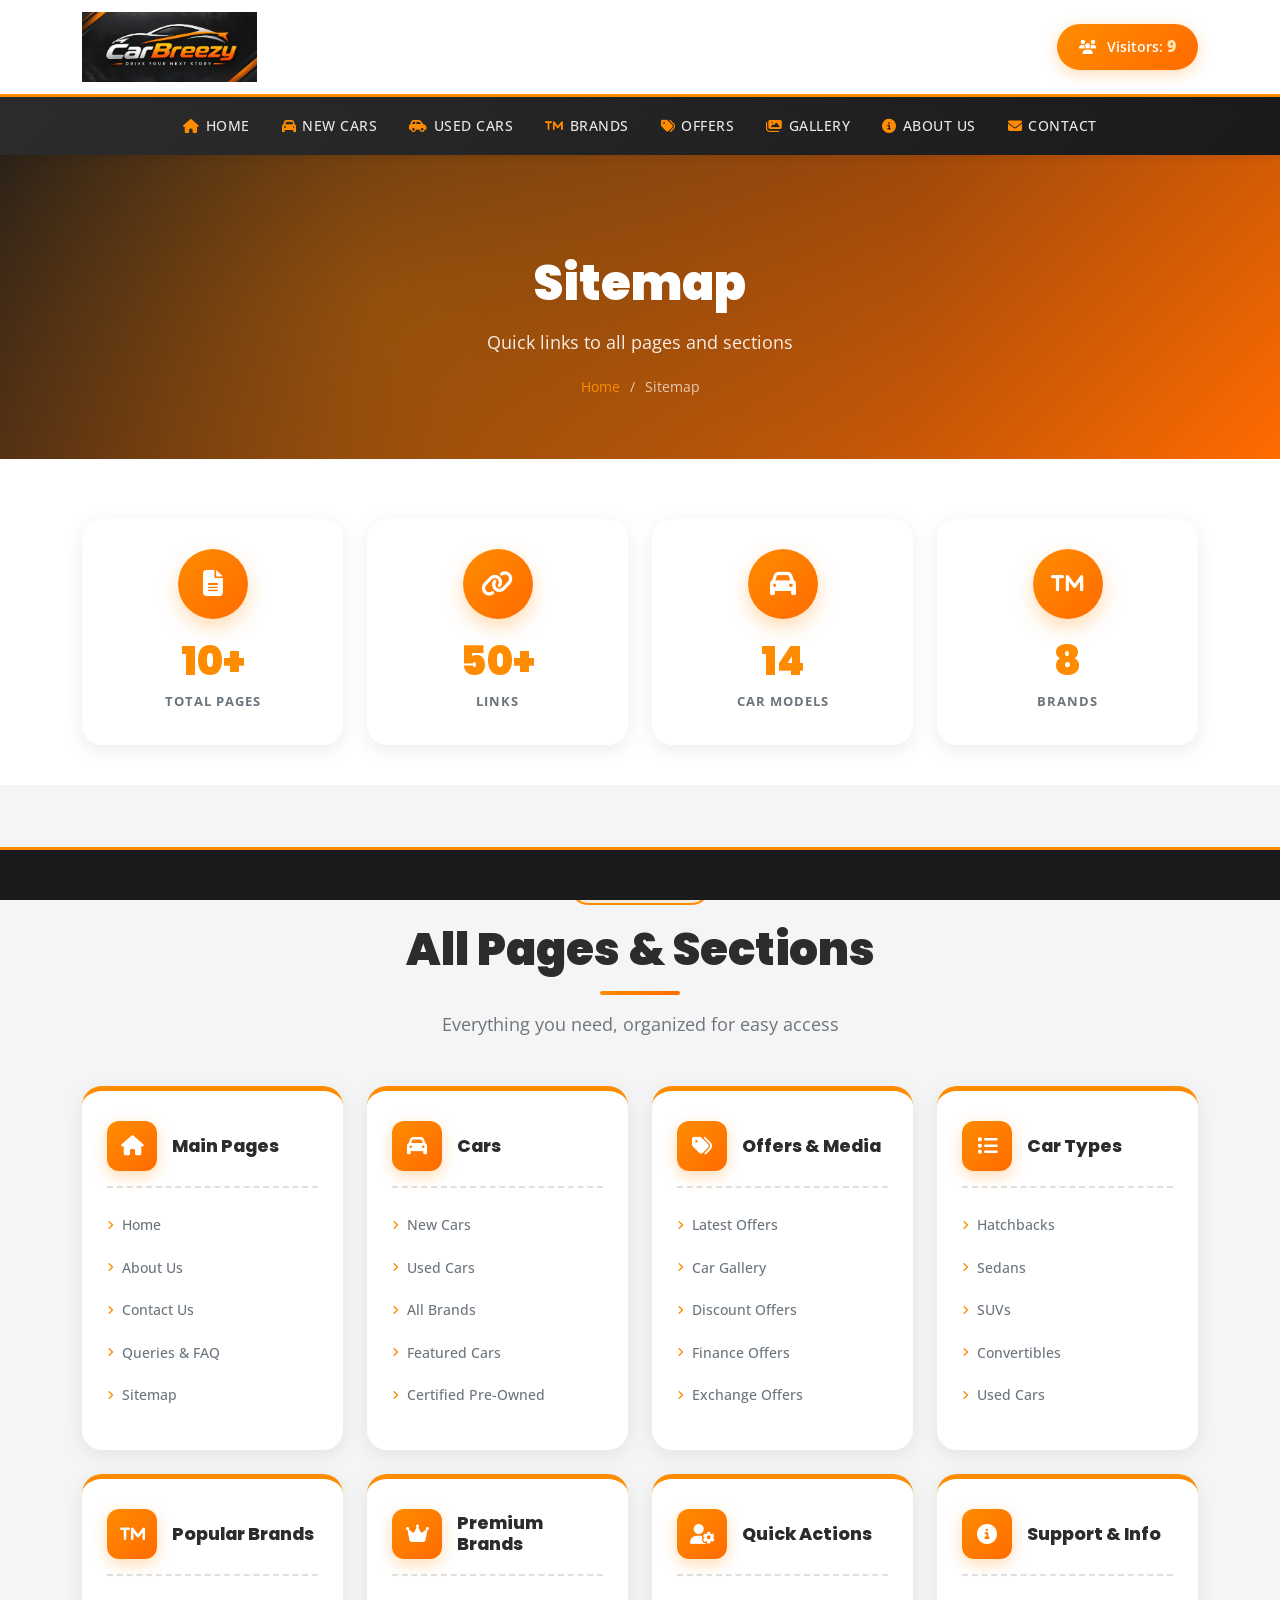
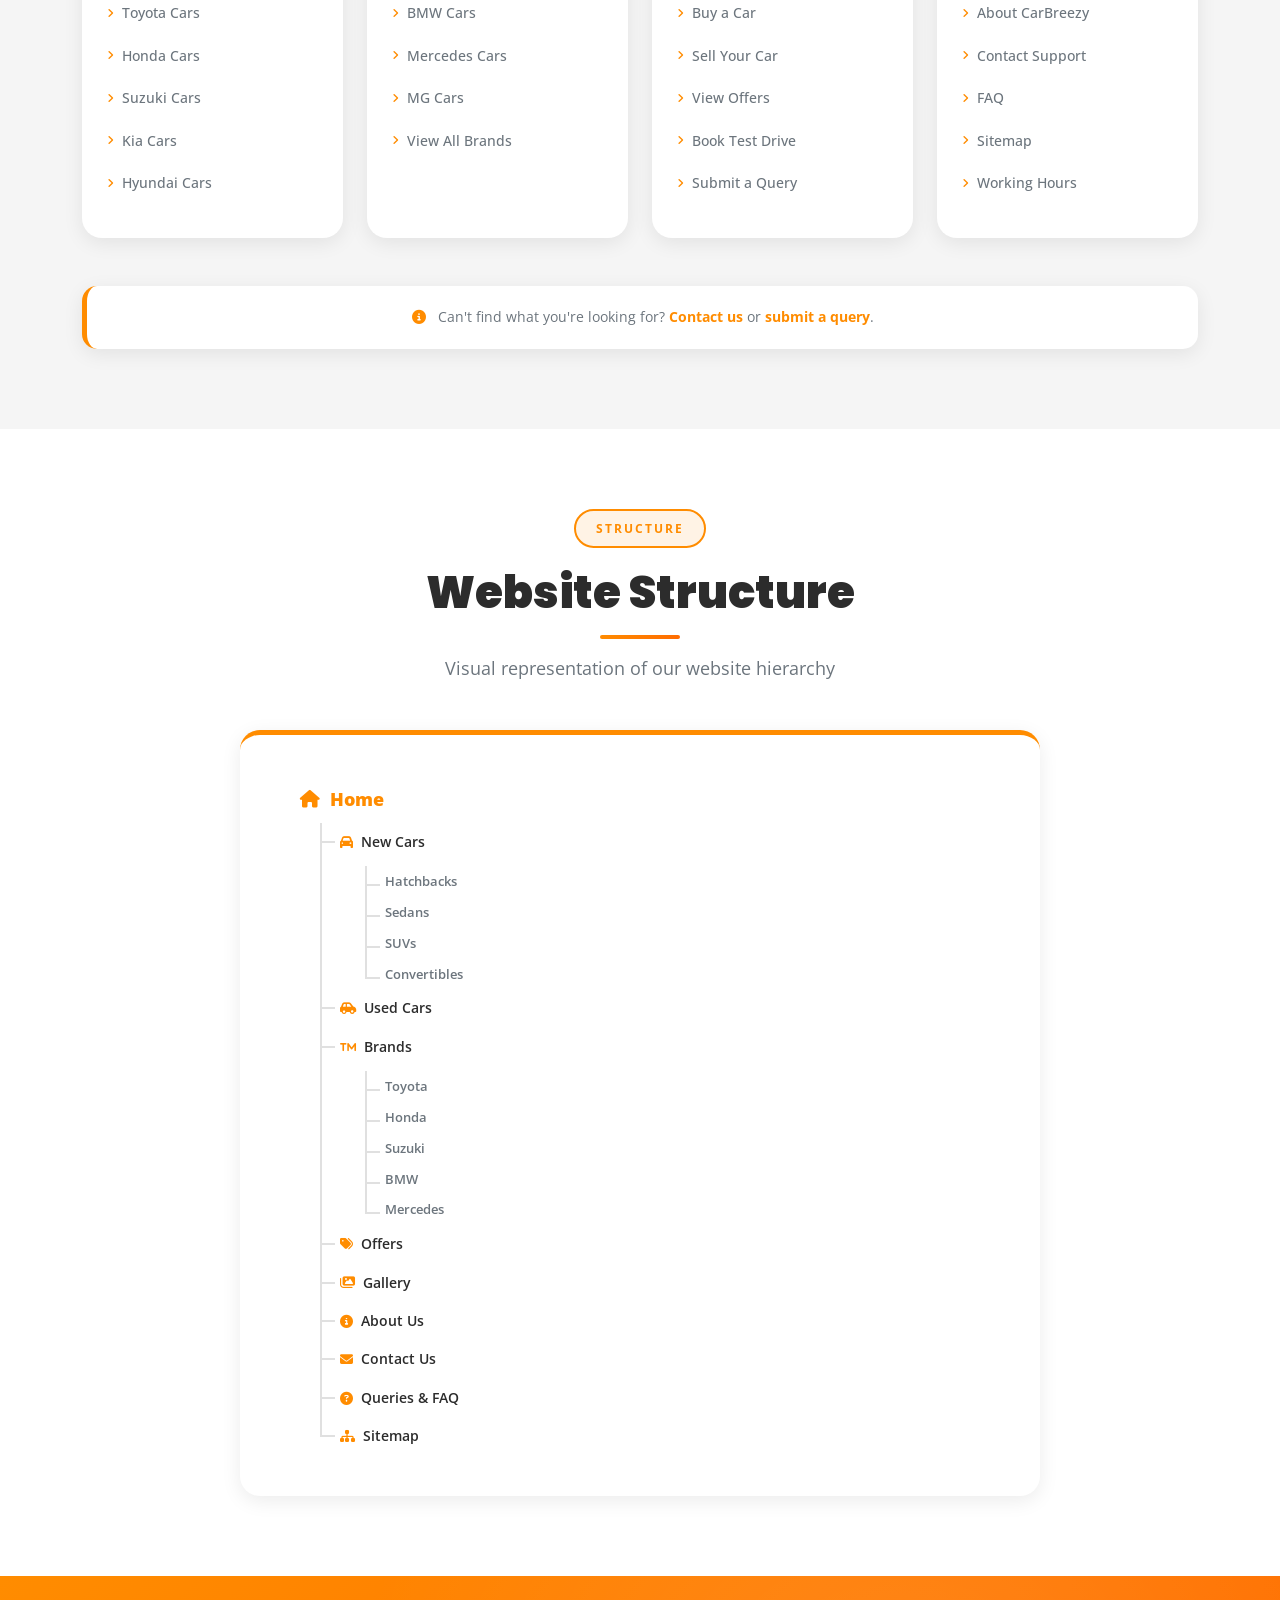
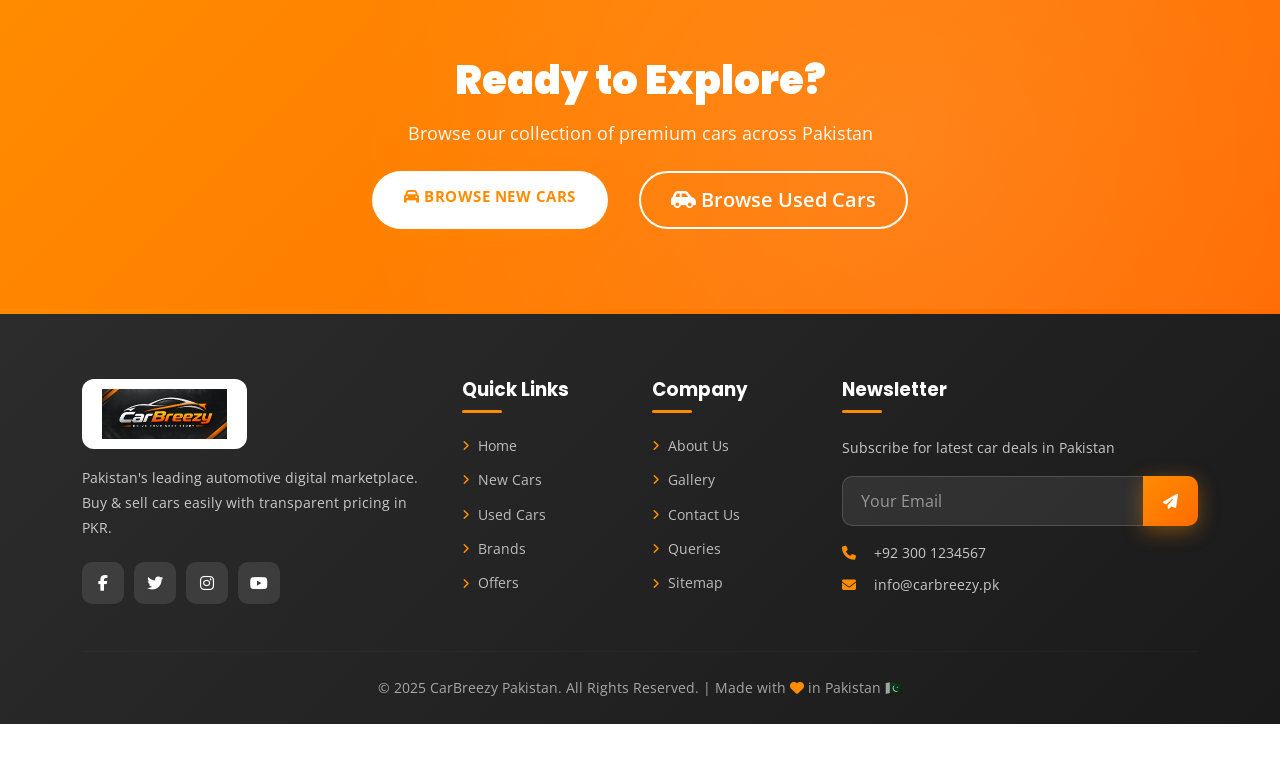
<file: pages/sitemap.html>
<!DOCTYPE html>
<html lang="en">
<head>
    <meta charset="UTF-8">
    <meta name="viewport" content="width=device-width, initial-scale=1.0">
    <meta name="description" content="Sitemap - CarBreezy Pakistan. Quick links to all pages and sections of our website.">
    <title>Sitemap - CarBreezy Pakistan</title>

    <link rel="icon" type="image/png" href="../assets/images/logo.png">
    <link href="https://cdn.jsdelivr.net/npm/bootstrap@5.3.2/dist/css/bootstrap.min.css" rel="stylesheet">
    <link rel="stylesheet" href="https://cdnjs.cloudflare.com/ajax/libs/font-awesome/6.5.1/css/all.min.css">
    <link href="https://fonts.googleapis.com/css2?family=Poppins:wght@300;400;500;600;700;800;900&family=Open+Sans:wght@400;500;600;700&display=swap" rel="stylesheet">
    <link rel="stylesheet" href="https://cdnjs.cloudflare.com/ajax/libs/animate.css/4.1.1/animate.min.css">
    <link href="https://unpkg.com/aos@2.3.1/dist/aos.css" rel="stylesheet">
    
    <link rel="stylesheet" href="../assets/css/style.css">
    <link rel="stylesheet" href="../assets/css/animations.css">
    <link rel="stylesheet" href="../assets/css/responsive.css">
    <link rel="stylesheet" href="../assets/css/pages.css">
</head>
<body>

    <header class="main-header" id="header">
        <div class="container">
            <div class="header-content d-flex justify-content-between align-items-center">
                <div class="logo-section">
                    <a href="../index.html" class="logo-link">
                        <img src="../assets/images/logo.png" alt="CarBreezy Logo" class="logo-img" onerror="this.style.display='none'">
                    </a>
                </div>
                <div class="visitor-counter">
                    <i class="fas fa-users"></i>
                    <span>Visitors: <strong id="visitorCount">0</strong></span>
                </div>
            </div>
        </div>
    </header>

    <nav class="navbar navbar-expand-lg main-navbar sticky-top" id="mainNav">
        <div class="container">
            <button class="navbar-toggler" type="button" data-bs-toggle="collapse" data-bs-target="#navbarContent">
                <span class="navbar-toggler-icon"></span>
            </button>
            <div class="collapse navbar-collapse" id="navbarContent">
                <ul class="navbar-nav mx-auto">
                    <li class="nav-item"><a class="nav-link" href="../index.html"><i class="fas fa-home"></i> Home</a></li>
                    <li class="nav-item"><a class="nav-link" href="new-cars.html"><i class="fas fa-car"></i> New Cars</a></li>
                    <li class="nav-item"><a class="nav-link" href="used-cars.html"><i class="fas fa-car-side"></i> Used Cars</a></li>
                    <li class="nav-item"><a class="nav-link" href="brands.html"><i class="fas fa-trademark"></i> Brands</a></li>
                    <li class="nav-item"><a class="nav-link" href="offers.html"><i class="fas fa-tags"></i> Offers</a></li>
                    <li class="nav-item"><a class="nav-link" href="gallery.html"><i class="fas fa-images"></i> Gallery</a></li>
                    <li class="nav-item"><a class="nav-link" href="about.html"><i class="fas fa-info-circle"></i> About Us</a></li>
                    <li class="nav-item"><a class="nav-link" href="contact.html"><i class="fas fa-envelope"></i> Contact</a></li>
                </ul>
            </div>
        </div>
    </nav>

    <section class="page-header">
        <div class="container page-header-content">
            <h1 data-aos="fade-up">Sitemap</h1>
            <p data-aos="fade-up" data-aos-delay="100">Quick links to all pages and sections</p>
            <div class="breadcrumb-nav" data-aos="fade-up" data-aos-delay="200">
                <a href="../index.html">Home</a>
                <span>/</span>
                <span>Sitemap</span>
            </div>
        </div>
    </section>

    <section class="sitemap-stats-section">
        <div class="container">
            <div class="row g-4">
                <div class="col-lg-3 col-md-6" data-aos="fade-up">
                    <div class="sitemap-stat-card">
                        <div class="sitemap-stat-icon">
                            <i class="fas fa-file-alt"></i>
                        </div>
                        <h3>10+</h3>
                        <p>Total Pages</p>
                    </div>
                </div>
                <div class="col-lg-3 col-md-6" data-aos="fade-up" data-aos-delay="100">
                    <div class="sitemap-stat-card">
                        <div class="sitemap-stat-icon">
                            <i class="fas fa-link"></i>
                        </div>
                        <h3>50+</h3>
                        <p>Links</p>
                    </div>
                </div>
                <div class="col-lg-3 col-md-6" data-aos="fade-up" data-aos-delay="200">
                    <div class="sitemap-stat-card">
                        <div class="sitemap-stat-icon">
                            <i class="fas fa-car"></i>
                        </div>
                        <h3>14</h3>
                        <p>Car Models</p>
                    </div>
                </div>
                <div class="col-lg-3 col-md-6" data-aos="fade-up" data-aos-delay="300">
                    <div class="sitemap-stat-card">
                        <div class="sitemap-stat-icon">
                            <i class="fas fa-trademark"></i>
                        </div>
                        <h3>8</h3>
                        <p>Brands</p>
                    </div>
                </div>
            </div>
        </div>
    </section>

    <section class="sitemap-grid-section bg-light-section">
        <div class="container">
            <div class="section-header text-center mb-5" data-aos="fade-up">
                <span class="section-badge">Navigation</span>
                <h2 class="section-title">All Pages & Sections</h2>
                <p class="section-subtitle">Everything you need, organized for easy access</p>
            </div>

            <div class="row g-4">
                <div class="col-lg-3 col-md-6" data-aos="fade-up">
                    <div class="sitemap-card">
                        <div class="sitemap-card-header">
                            <div class="sitemap-card-icon">
                                <i class="fas fa-home"></i>
                            </div>
                            <h5>Main Pages</h5>
                        </div>
                        <ul class="sitemap-card-list">
                            <li><a href="../index.html"><i class="fas fa-angle-right"></i> Home</a></li>
                            <li><a href="about.html"><i class="fas fa-angle-right"></i> About Us</a></li>
                            <li><a href="contact.html"><i class="fas fa-angle-right"></i> Contact Us</a></li>
                            <li><a href="queries.html"><i class="fas fa-angle-right"></i> Queries & FAQ</a></li>
                            <li><a href="sitemap.html"><i class="fas fa-angle-right"></i> Sitemap</a></li>
                        </ul>
                    </div>
                </div>

                <div class="col-lg-3 col-md-6" data-aos="fade-up" data-aos-delay="100">
                    <div class="sitemap-card">
                        <div class="sitemap-card-header">
                            <div class="sitemap-card-icon">
                                <i class="fas fa-car"></i>
                            </div>
                            <h5>Cars</h5>
                        </div>
                        <ul class="sitemap-card-list">
                            <li><a href="new-cars.html"><i class="fas fa-angle-right"></i> New Cars</a></li>
                            <li><a href="used-cars.html"><i class="fas fa-angle-right"></i> Used Cars</a></li>
                            <li><a href="brands.html"><i class="fas fa-angle-right"></i> All Brands</a></li>
                            <li><a href="new-cars.html"><i class="fas fa-angle-right"></i> Featured Cars</a></li>
                            <li><a href="used-cars.html"><i class="fas fa-angle-right"></i> Certified Pre-Owned</a></li>
                        </ul>
                    </div>
                </div>

                <div class="col-lg-3 col-md-6" data-aos="fade-up" data-aos-delay="200">
                    <div class="sitemap-card">
                        <div class="sitemap-card-header">
                            <div class="sitemap-card-icon">
                                <i class="fas fa-tags"></i>
                            </div>
                            <h5>Offers & Media</h5>
                        </div>
                        <ul class="sitemap-card-list">
                            <li><a href="offers.html"><i class="fas fa-angle-right"></i> Latest Offers</a></li>
                            <li><a href="gallery.html"><i class="fas fa-angle-right"></i> Car Gallery</a></li>
                            <li><a href="offers.html"><i class="fas fa-angle-right"></i> Discount Offers</a></li>
                            <li><a href="offers.html"><i class="fas fa-angle-right"></i> Finance Offers</a></li>
                            <li><a href="offers.html"><i class="fas fa-angle-right"></i> Exchange Offers</a></li>
                        </ul>
                    </div>
                </div>

                <div class="col-lg-3 col-md-6" data-aos="fade-up" data-aos-delay="300">
                    <div class="sitemap-card">
                        <div class="sitemap-card-header">
                            <div class="sitemap-card-icon">
                                <i class="fas fa-list"></i>
                            </div>
                            <h5>Car Types</h5>
                        </div>
                        <ul class="sitemap-card-list">
                            <li><a href="new-cars.html?type=hatchback"><i class="fas fa-angle-right"></i> Hatchbacks</a></li>
                            <li><a href="new-cars.html?type=sedan"><i class="fas fa-angle-right"></i> Sedans</a></li>
                            <li><a href="new-cars.html?type=suv"><i class="fas fa-angle-right"></i> SUVs</a></li>
                            <li><a href="new-cars.html?type=convertible"><i class="fas fa-angle-right"></i> Convertibles</a></li>
                            <li><a href="used-cars.html"><i class="fas fa-angle-right"></i> Used Cars</a></li>
                        </ul>
                    </div>
                </div>

                <div class="col-lg-3 col-md-6" data-aos="fade-up" data-aos-delay="400">
                    <div class="sitemap-card">
                        <div class="sitemap-card-header">
                            <div class="sitemap-card-icon">
                                <i class="fas fa-trademark"></i>
                            </div>
                            <h5>Popular Brands</h5>
                        </div>
                        <ul class="sitemap-card-list">
                            <li><a href="new-cars.html?brand=Toyota"><i class="fas fa-angle-right"></i> Toyota Cars</a></li>
                            <li><a href="new-cars.html?brand=Honda"><i class="fas fa-angle-right"></i> Honda Cars</a></li>
                            <li><a href="new-cars.html?brand=Suzuki"><i class="fas fa-angle-right"></i> Suzuki Cars</a></li>
                            <li><a href="new-cars.html?brand=Kia"><i class="fas fa-angle-right"></i> Kia Cars</a></li>
                            <li><a href="new-cars.html?brand=Hyundai"><i class="fas fa-angle-right"></i> Hyundai Cars</a></li>
                        </ul>
                    </div>
                </div>

                <div class="col-lg-3 col-md-6" data-aos="fade-up" data-aos-delay="500">
                    <div class="sitemap-card">
                        <div class="sitemap-card-header">
                            <div class="sitemap-card-icon">
                                <i class="fas fa-crown"></i>
                            </div>
                            <h5>Premium Brands</h5>
                        </div>
                        <ul class="sitemap-card-list">
                            <li><a href="new-cars.html?brand=BMW"><i class="fas fa-angle-right"></i> BMW Cars</a></li>
                            <li><a href="new-cars.html?brand=Mercedes"><i class="fas fa-angle-right"></i> Mercedes Cars</a></li>
                            <li><a href="new-cars.html?brand=MG"><i class="fas fa-angle-right"></i> MG Cars</a></li>
                            <li><a href="brands.html"><i class="fas fa-angle-right"></i> View All Brands</a></li>
                        </ul>
                    </div>
                </div>

                <div class="col-lg-3 col-md-6" data-aos="fade-up" data-aos-delay="600">
                    <div class="sitemap-card">
                        <div class="sitemap-card-header">
                            <div class="sitemap-card-icon">
                                <i class="fas fa-user-cog"></i>
                            </div>
                            <h5>Quick Actions</h5>
                        </div>
                        <ul class="sitemap-card-list">
                            <li><a href="new-cars.html"><i class="fas fa-angle-right"></i> Buy a Car</a></li>
                            <li><a href="contact.html"><i class="fas fa-angle-right"></i> Sell Your Car</a></li>
                            <li><a href="offers.html"><i class="fas fa-angle-right"></i> View Offers</a></li>
                            <li><a href="contact.html"><i class="fas fa-angle-right"></i> Book Test Drive</a></li>
                            <li><a href="queries.html"><i class="fas fa-angle-right"></i> Submit a Query</a></li>
                        </ul>
                    </div>
                </div>

                <div class="col-lg-3 col-md-6" data-aos="fade-up" data-aos-delay="700">
                    <div class="sitemap-card">
                        <div class="sitemap-card-header">
                            <div class="sitemap-card-icon">
                                <i class="fas fa-info-circle"></i>
                            </div>
                            <h5>Support & Info</h5>
                        </div>
                        <ul class="sitemap-card-list">
                            <li><a href="about.html"><i class="fas fa-angle-right"></i> About CarBreezy</a></li>
                            <li><a href="contact.html"><i class="fas fa-angle-right"></i> Contact Support</a></li>
                            <li><a href="queries.html"><i class="fas fa-angle-right"></i> FAQ</a></li>
                            <li><a href="sitemap.html"><i class="fas fa-angle-right"></i> Sitemap</a></li>
                            <li><a href="contact.html"><i class="fas fa-angle-right"></i> Working Hours</a></li>
                        </ul>
                    </div>
                </div>
            </div>

            <div class="sitemap-info-bar text-center mt-5" data-aos="fade-up">
                <p>
                    <i class="fas fa-info-circle"></i> 
                    Can't find what you're looking for? 
                    <a href="contact.html">Contact us</a> or 
                    <a href="queries.html">submit a query</a>.
                </p>
            </div>
        </div>
    </section>

    <section class="breadcrumb-view-section">
        <div class="container">
            <div class="section-header text-center mb-5" data-aos="fade-up">
                <span class="section-badge">Structure</span>
                <h2 class="section-title">Website Structure</h2>
                <p class="section-subtitle">Visual representation of our website hierarchy</p>
            </div>

            <div class="breadcrumb-tree" data-aos="fade-up">
                <ul class="tree-list">
                    <li>
                        <a href="../index.html">
                            <i class="fas fa-home"></i> Home
                        </a>
                        <ul>
                            <li>
                                <a href="new-cars.html"><i class="fas fa-car"></i> New Cars</a>
                                <ul>
                                    <li><a href="new-cars.html?type=hatchback">Hatchbacks</a></li>
                                    <li><a href="new-cars.html?type=sedan">Sedans</a></li>
                                    <li><a href="new-cars.html?type=suv">SUVs</a></li>
                                    <li><a href="new-cars.html?type=convertible">Convertibles</a></li>
                                </ul>
                            </li>
                            <li>
                                <a href="used-cars.html"><i class="fas fa-car-side"></i> Used Cars</a>
                            </li>
                            <li>
                                <a href="brands.html"><i class="fas fa-trademark"></i> Brands</a>
                                <ul>
                                    <li><a href="new-cars.html?brand=Toyota">Toyota</a></li>
                                    <li><a href="new-cars.html?brand=Honda">Honda</a></li>
                                    <li><a href="new-cars.html?brand=Suzuki">Suzuki</a></li>
                                    <li><a href="new-cars.html?brand=BMW">BMW</a></li>
                                    <li><a href="new-cars.html?brand=Mercedes">Mercedes</a></li>
                                </ul>
                            </li>
                            <li><a href="offers.html"><i class="fas fa-tags"></i> Offers</a></li>
                            <li><a href="gallery.html"><i class="fas fa-images"></i> Gallery</a></li>
                            <li>
                                <a href="about.html"><i class="fas fa-info-circle"></i> About Us</a>
                            </li>
                            <li>
                                <a href="contact.html"><i class="fas fa-envelope"></i> Contact Us</a>
                            </li>
                            <li>
                                <a href="queries.html"><i class="fas fa-question-circle"></i> Queries & FAQ</a>
                            </li>
                            <li><a href="sitemap.html"><i class="fas fa-sitemap"></i> Sitemap</a></li>
                        </ul>
                    </li>
                </ul>
            </div>
        </div>
    </section>

    <section class="cta-section">
        <div class="container text-center">
            <h2 data-aos="fade-up">Ready to Explore?</h2>
            <p data-aos="fade-up" data-aos-delay="100">Browse our collection of premium cars across Pakistan</p>
            <div class="cta-buttons mt-4" data-aos="fade-up" data-aos-delay="200">
                <a href="new-cars.html" class="btn btn-accent btn-lg me-3">
                    <i class="fas fa-car"></i> Browse New Cars
                </a>
                <a href="used-cars.html" class="btn btn-outline-light btn-lg">
                    <i class="fas fa-car-side"></i> Browse Used Cars
                </a>
            </div>
        </div>
    </section>

    <footer class="main-footer">
        <div class="container">
            <div class="row g-4">
                <div class="col-lg-4 col-md-6">
                    <div class="footer-logo">
                        <img src="../assets/images/logo.png" alt="CarBreezy" style="height: 70px;" onerror="this.style.display='none'">
                    </div>
                    <p class="footer-text mt-3">
                        Pakistan's leading automotive digital marketplace. 
                        Buy & sell cars easily with transparent pricing in PKR.
                    </p>
                    <div class="footer-social">
                        <a href="#"><i class="fab fa-facebook-f"></i></a>
                        <a href="#"><i class="fab fa-twitter"></i></a>
                        <a href="#"><i class="fab fa-instagram"></i></a>
                        <a href="#"><i class="fab fa-youtube"></i></a>
                    </div>
                </div>
                <div class="col-lg-2 col-md-6">
                    <h5 class="footer-title">Quick Links</h5>
                    <ul class="footer-links">
                        <li><a href="../index.html"><i class="fas fa-angle-right"></i> Home</a></li>
                        <li><a href="new-cars.html"><i class="fas fa-angle-right"></i> New Cars</a></li>
                        <li><a href="used-cars.html"><i class="fas fa-angle-right"></i> Used Cars</a></li>
                        <li><a href="brands.html"><i class="fas fa-angle-right"></i> Brands</a></li>
                        <li><a href="offers.html"><i class="fas fa-angle-right"></i> Offers</a></li>
                    </ul>
                </div>
                <div class="col-lg-2 col-md-6">
                    <h5 class="footer-title">Company</h5>
                    <ul class="footer-links">
                        <li><a href="about.html"><i class="fas fa-angle-right"></i> About Us</a></li>
                        <li><a href="gallery.html"><i class="fas fa-angle-right"></i> Gallery</a></li>
                        <li><a href="contact.html"><i class="fas fa-angle-right"></i> Contact Us</a></li>
                        <li><a href="queries.html"><i class="fas fa-angle-right"></i> Queries</a></li>
                        <li><a href="sitemap.html"><i class="fas fa-angle-right"></i> Sitemap</a></li>
                    </ul>
                </div>
                <div class="col-lg-4 col-md-6">
                    <h5 class="footer-title">Newsletter</h5>
                    <p class="footer-text">Subscribe for latest car deals in Pakistan</p>
                    <form class="newsletter-form">
                        <div class="input-group">
                            <input type="email" class="form-control" placeholder="Your Email">
                            <button class="btn btn-accent" type="submit"><i class="fas fa-paper-plane"></i></button>
                        </div>
                    </form>
                    <div class="footer-contact mt-3">
                        <p><i class="fas fa-phone"></i> +92 300 1234567</p>
                        <p><i class="fas fa-envelope"></i> info@carbreezy.pk</p>
                    </div>
                </div>
            </div>
            <hr class="footer-divider">
            <div class="footer-bottom text-center">
                <p>&copy; 2025 CarBreezy Pakistan. All Rights Reserved. | Made with <i class="fas fa-heart text-accent"></i> in Pakistan 🇵🇰</p>
            </div>
        </div>
    </footer>

    <div class="ticker">
        <div class="ticker-content">
            <span id="tickerText"><i class="fas fa-map-marker-alt"></i> Loading location...</span>
        </div>
    </div>

    <script src="https://code.jquery.com/jquery-3.7.1.min.js"></script>
    <script src="https://cdn.jsdelivr.net/npm/bootstrap@5.3.2/dist/js/bootstrap.bundle.min.js"></script>
    <script src="https://unpkg.com/aos@2.3.1/dist/aos.js"></script>
    
    <script src="../assets/js/cars.js"></script>
    <script src="../assets/js/ticker.js"></script>
    <script src="../assets/js/main.js"></script>
    <script src="../assets/js/animations.js"></script>
</body>
</html>
</file>
<file: assets/css/style.css>
:root {
    --primary: #FF8C00;
    --primary-dark: #E67E00;
    --primary-light: #FFA733;
    
    --accent: #FF6B00;
    --accent-dark: #E55A00;
    
    --silver: #C0C0C0;
    --silver-light: #E8E8E8;
    
    --dark: #1A1A1A;
    --dark-light: #2C2C2C;
    --gray: #6C757D;
    --light-gray: #F5F5F5;
    --white: #FFFFFF;
    
    --text-dark: #2C2C2C;
    --text-muted: #6C757D;
    --text-light: #FFFFFF;
    
    --border: #E0E0E0;
    --shadow-sm: 0 2px 8px rgba(0, 0, 0, 0.08);
    --shadow: 0 5px 20px rgba(0, 0, 0, 0.12);
    --shadow-lg: 0 15px 40px rgba(0, 0, 0, 0.18);
    
    --gradient-primary: linear-gradient(135deg, #FF8C00 0%, #FF6B00 100%);
    --gradient-accent: linear-gradient(135deg, #FF6B00 0%, #E55A00 100%);
    --gradient-dark: linear-gradient(135deg, #2C2C2C 0%, #1A1A1A 100%);
    --gradient-hero: linear-gradient(135deg, rgba(26, 26, 26, 0.92) 0%, rgba(44, 44, 44, 0.85) 100%);
}

* { margin: 0; padding: 0; box-sizing: border-box; }
html { scroll-behavior: smooth; }

body {
    font-family: 'Open Sans', sans-serif;
    color: var(--text-dark);
    background: var(--white);
    padding-bottom: 45px;
    overflow-x: hidden;
    line-height: 1.6;
}

h1, h2, h3, h4, h5, h6 {
    font-family: 'Poppins', sans-serif;
    font-weight: 700;
    color: var(--text-dark);
}

a { text-decoration: none; transition: all 0.3s ease; }
.text-accent { color: var(--primary) !important; }

.main-header {
    background: var(--white);
    padding: 12px 0;
    box-shadow: var(--shadow-sm);
    position: relative;
    z-index: 1000;
    border-bottom: 3px solid var(--primary);
}

.logo-img {
    height: 70px;
    width: auto;
    transition: transform 0.3s ease;
    background: transparent;
    filter: none;
}

.logo-link:hover .logo-img { transform: scale(1.05); }

.visitor-counter {
    background: var(--gradient-primary);
    color: var(--white);
    padding: 10px 22px;
    border-radius: 30px;
    font-size: 14px;
    font-weight: 600;
    display: flex;
    align-items: center;
    gap: 10px;
    transition: all 0.3s ease;
    box-shadow: 0 4px 15px rgba(255, 140, 0, 0.3);
}

.visitor-counter:hover {
    transform: translateY(-2px);
    box-shadow: 0 8px 25px rgba(255, 140, 0, 0.4);
}

.visitor-counter strong {
    color: #FFE4B5;
    font-weight: 800;
    font-size: 16px;
}

.main-navbar {
    background: var(--gradient-dark);
    padding: 0;
    z-index: 999;
    box-shadow: var(--shadow-sm);
}

.main-navbar .nav-link {
    color: var(--silver-light) !important;
    font-weight: 500;
    padding: 18px 16px !important;
    font-size: 14px;
    position: relative;
    transition: all 0.3s ease;
    display: flex;
    align-items: center;
    gap: 6px;
    text-transform: uppercase;
    letter-spacing: 0.5px;
}

.main-navbar .nav-link i {
    color: var(--primary);
    transition: all 0.3s ease;
}

.main-navbar .nav-link:hover {
    color: var(--primary) !important;
    background: rgba(255, 140, 0, 0.1);
}

.main-navbar .nav-link:hover i {
    color: var(--primary);
    transform: scale(1.2);
}

.main-navbar .nav-link.active {
    color: var(--primary) !important;
    background: rgba(255, 140, 0, 0.15);
}

.main-navbar .nav-link.active::after {
    content: '';
    position: absolute;
    bottom: 0;
    left: 0;
    right: 0;
    height: 3px;
    background: var(--gradient-primary);
}

.navbar-toggler {
    border: 2px solid var(--primary);
    padding: 5px 10px;
}

.navbar-toggler:focus {
    box-shadow: none;
    outline: none;
}

.navbar-toggler-icon {
    background-image: url("data:image/svg+xml,%3csvg xmlns='http://www.w3.org/2000/svg' viewBox='0 0 30 30'%3e%3cpath stroke='%23FF8C00' stroke-linecap='round' stroke-miterlimit='10' stroke-width='2' d='M4 7h22M4 15h22M4 23h22'/%3e%3c/svg%3e");
}

.hero-banner {
    position: relative;
    background: 
        linear-gradient(135deg, rgba(26, 26, 26, 0.92) 0%, rgba(255, 107, 0, 0.75) 100%),
        url('../images/banner.png') center/cover no-repeat,
        linear-gradient(135deg, #1A1A1A 0%, #FF6B00 100%);
    min-height: 100vh;
    display: flex;
    align-items: center;
    overflow: hidden;
    background-color: #1A1A1A;
}

.hero-overlay {
    position: absolute;
    inset: 0;
    background: radial-gradient(circle at 30% 50%, rgba(255, 140, 0, 0.15), transparent 60%);
}

.hero-content { position: relative; z-index: 2; }

.hero-badge {
    display: inline-block;
    background: rgba(255, 140, 0, 0.15);
    border: 2px solid var(--primary);
    color: var(--primary);
    padding: 10px 22px;
    border-radius: 30px;
    font-size: 14px;
    font-weight: 600;
    backdrop-filter: blur(10px);
}

.hero-title {
    font-size: 3.8rem;
    font-weight: 900;
    line-height: 1.15;
    color: var(--white);
    text-shadow: 0 4px 20px rgba(0, 0, 0, 0.5);
}

.hero-title .text-accent { color: var(--primary) !important; }

.hero-subtitle {
    font-size: 1.15rem;
    color: rgba(255, 255, 255, 0.9);
    max-width: 600px;
    line-height: 1.8;
}

.btn-accent {
    background: var(--gradient-primary);
    color: var(--white);
    border: none;
    padding: 14px 32px;
    font-weight: 700;
    border-radius: 50px;
    transition: all 0.3s ease;
    box-shadow: 0 5px 20px rgba(255, 140, 0, 0.4);
    font-size: 15px;
    text-transform: uppercase;
    letter-spacing: 0.5px;
}

.btn-accent:hover {
    background: var(--gradient-accent);
    color: var(--white);
    transform: translateY(-3px);
    box-shadow: 0 10px 30px rgba(255, 107, 0, 0.5);
}

.btn-outline-light {
    border: 2px solid var(--white);
    color: var(--white);
    padding: 12px 30px;
    border-radius: 50px;
    font-weight: 600;
    transition: all 0.3s ease;
    background: transparent;
}

.btn-outline-light:hover {
    background: var(--white);
    color: var(--primary);
    transform: translateY(-3px);
}

.hero-stats .stat-box {
    background: rgba(255, 255, 255, 0.08);
    backdrop-filter: blur(15px);
    border: 2px solid rgba(255, 140, 0, 0.3);
    padding: 25px 15px;
    border-radius: 20px;
    text-align: center;
    transition: all 0.4s ease;
}

.hero-stats .stat-box:hover {
    background: rgba(255, 140, 0, 0.2);
    border-color: var(--primary);
    transform: translateY(-8px);
}

.hero-stats h3 {
    color: var(--primary);
    font-size: 2.8rem;
    font-weight: 900;
    margin-bottom: 5px;
}

.hero-stats p {
    color: var(--white);
    font-size: 13px;
    margin: 0;
    font-weight: 600;
    text-transform: uppercase;
    letter-spacing: 1px;
}

.scroll-down {
    position: absolute;
    bottom: 80px;
    left: 50%;
    transform: translateX(-50%);
    color: var(--primary);
    font-size: 28px;
    z-index: 2;
}

.scroll-down:hover { color: var(--white); }

section { padding: 80px 0; position: relative; }

.section-header { margin-bottom: 3.5rem; }

.section-badge {
    display: inline-block;
    background: rgba(255, 140, 0, 0.1);
    color: var(--primary);
    padding: 8px 20px;
    border-radius: 30px;
    font-size: 12px;
    font-weight: 700;
    text-transform: uppercase;
    letter-spacing: 2px;
    border: 2px solid var(--primary);
}

.section-title {
    font-size: 2.8rem;
    font-weight: 900;
    color: var(--text-dark);
    margin-top: 18px;
    line-height: 1.2;
}

.section-title::after {
    content: '';
    display: block;
    width: 80px;
    height: 4px;
    background: var(--gradient-primary);
    margin: 15px auto 0;
    border-radius: 2px;
}

.section-subtitle {
    color: var(--text-muted);
    font-size: 1.1rem;
    margin-top: 15px;
    max-width: 600px;
    margin-left: auto;
    margin-right: auto;
}

.bg-light-section { background: var(--light-gray); }

.filter-section { padding: 70px 0; background: var(--light-gray); }

.filter-wrapper {
    background: var(--white);
    padding: 45px 35px;
    border-radius: 25px;
    box-shadow: var(--shadow);
    border-top: 5px solid var(--primary);
}

.filter-wrapper .section-title { font-size: 2rem; }
.filter-wrapper .section-title::after { margin: 10px auto 0; }

.filter-buttons {
    display: flex;
    flex-wrap: wrap;
    gap: 12px;
    justify-content: center;
}

.filter-btn {
    background: var(--white);
    border: 2px solid var(--border);
    color: var(--text-dark);
    padding: 12px 24px;
    border-radius: 50px;
    font-weight: 600;
    transition: all 0.3s ease;
    cursor: pointer;
    display: inline-flex;
    align-items: center;
    gap: 8px;
    font-size: 14px;
}

.filter-btn i { color: var(--primary); transition: all 0.3s ease; }

.filter-btn:hover {
    border-color: var(--primary);
    color: var(--primary);
    transform: translateY(-3px);
    box-shadow: 0 8px 20px rgba(255, 140, 0, 0.15);
}

.filter-btn.active {
    background: var(--gradient-primary);
    border-color: var(--primary);
    color: var(--white);
    box-shadow: 0 8px 20px rgba(255, 140, 0, 0.4);
}

.filter-btn.active i { color: var(--white); }

.cars-section { padding: 90px 0; }

.car-card {
    background: var(--white);
    border-radius: 20px;
    overflow: hidden;
    box-shadow: var(--shadow-sm);
    transition: all 0.4s ease;
    cursor: pointer;
    height: 100%;
    border: 1px solid var(--border);
}

.car-card:hover {
    transform: translateY(-12px);
    box-shadow: var(--shadow-lg);
    border-color: var(--primary);
}

.car-card-img {
    position: relative;
    overflow: hidden;
    height: 230px;
    background: linear-gradient(135deg, #FF8C00 0%, #FF6B00 100%);
}

.car-card-img img {
    width: 100%;
    height: 100%;
    object-fit: cover;
    transition: transform 0.6s ease;
}

.car-card:hover .car-card-img img { transform: scale(1.12); }

.car-badge {
    position: absolute;
    top: 15px;
    left: 15px;
    background: var(--gradient-primary);
    color: var(--white);
    padding: 6px 16px;
    border-radius: 30px;
    font-size: 11px;
    font-weight: 700;
    text-transform: uppercase;
    letter-spacing: 1px;
    box-shadow: 0 4px 15px rgba(255, 140, 0, 0.5);
}

.car-badge.new { background: var(--gradient-primary); }
.car-badge.used { background: linear-gradient(135deg, #2C3E50 0%, #1A1A1A 100%); }

.car-category-badge {
    position: absolute;
    top: 15px;
    right: 15px;
    background: rgba(26, 26, 26, 0.9);
    color: var(--white);
    padding: 6px 14px;
    border-radius: 30px;
    font-size: 11px;
    font-weight: 700;
    text-transform: uppercase;
    backdrop-filter: blur(10px);
}

.car-card-body { padding: 22px; }

.car-card-title {
    font-size: 1.25rem;
    font-weight: 700;
    color: var(--text-dark);
    margin-bottom: 6px;
}

.car-card-brand {
    color: var(--text-muted);
    font-size: 13px;
    margin-bottom: 14px;
    font-weight: 500;
    display: flex;
    align-items: center;
    gap: 5px;
}

.car-card-brand i { color: var(--primary); }

.car-card-price {
    font-size: 1.5rem;
    font-weight: 800;
    color: var(--primary);
    margin-bottom: 15px;
}

.car-card-price small {
    font-size: 0.85rem;
    color: var(--text-muted);
    font-weight: 400;
}

.car-card-features {
    display: flex;
    gap: 18px;
    padding-top: 15px;
    border-top: 1px solid var(--border);
    font-size: 13px;
    color: var(--text-muted);
    flex-wrap: wrap;
}

.car-card-features span {
    display: flex;
    align-items: center;
    gap: 6px;
    font-weight: 500;
}

.car-card-features i { color: var(--primary); font-size: 14px; }

.car-card-btn {
    width: 100%;
    margin-top: 18px;
    padding: 12px;
    background: var(--gradient-primary);
    color: var(--white);
    border: none;
    border-radius: 12px;
    font-weight: 700;
    transition: all 0.3s ease;
    font-size: 14px;
    display: flex;
    align-items: center;
    justify-content: center;
    gap: 8px;
    text-transform: uppercase;
    letter-spacing: 0.5px;
}

.car-card-btn:hover {
    background: var(--gradient-accent);
    transform: translateY(-2px);
    box-shadow: 0 8px 20px rgba(255, 107, 0, 0.4);
}

.brands-section { padding: 90px 0; background: var(--light-gray); }

.brand-card {
    background: var(--white);
    border-radius: 18px;
    padding: 35px 20px;
    text-align: center;
    box-shadow: var(--shadow-sm);
    transition: all 0.4s ease;
    cursor: pointer;
    height: 100%;
    border: 2px solid transparent;
}

.brand-card:hover {
    transform: translateY(-10px);
    box-shadow: var(--shadow-lg);
    border-color: var(--primary);
}

.brand-card img {
    max-height: 70px;
    width: auto;
    margin-bottom: 18px;
    filter: grayscale(100%);
    transition: all 0.4s ease;
}

.brand-card:hover img { filter: grayscale(0%); transform: scale(1.1); }

.brand-card h5 {
    font-size: 1.05rem;
    font-weight: 700;
    color: var(--text-dark);
    margin: 0;
}

.brand-card p { font-size: 13px; color: var(--text-muted); margin: 6px 0 0; }

.offers-section { padding: 90px 0; }

.offer-card {
    background: var(--white);
    border-radius: 20px;
    overflow: hidden;
    box-shadow: var(--shadow-sm);
    transition: all 0.4s ease;
    height: 100%;
    border: 1px solid var(--border);
}

.offer-card:hover {
    transform: translateY(-10px);
    box-shadow: var(--shadow-lg);
    border-color: var(--primary);
}

.offer-card img { width: 100%; height: 200px; object-fit: cover; }

.offer-card-body { padding: 28px; }

.offer-tag {
    display: inline-block;
    background: var(--gradient-primary);
    color: var(--white);
    padding: 5px 15px;
    border-radius: 30px;
    font-size: 11px;
    font-weight: 700;
    text-transform: uppercase;
    letter-spacing: 1px;
    margin-bottom: 14px;
}

.offer-card-body h4 {
    font-size: 1.35rem;
    font-weight: 700;
    color: var(--text-dark);
    margin-bottom: 12px;
}

.offer-card-body p { color: var(--text-muted); font-size: 14px; margin-bottom: 18px; line-height: 1.6; }

.offer-validity {
    font-size: 13px;
    color: var(--primary);
    font-weight: 700;
    display: flex;
    align-items: center;
    gap: 6px;
}

.gallery-section { padding: 90px 0; background: var(--light-gray); }

.gallery-grid {
    display: grid;
    grid-template-columns: repeat(auto-fit, minmax(280px, 1fr));
    gap: 18px;
    padding: 0 20px;
}

.gallery-item {
    position: relative;
    overflow: hidden;
    border-radius: 18px;
    cursor: pointer;
    height: 260px;
    box-shadow: var(--shadow-sm);
    transition: all 0.4s ease;
    background: linear-gradient(135deg, #FF8C00 0%, #FF6B00 100%);
}

.gallery-item:hover { transform: scale(1.03); box-shadow: var(--shadow-lg); }

.gallery-item img { width: 100%; height: 100%; object-fit: cover; transition: transform 0.6s ease; }

.gallery-item:hover img { transform: scale(1.15); }

.gallery-overlay {
    position: absolute;
    inset: 0;
    background: linear-gradient(to top, rgba(255, 140, 0, 0.95), transparent 70%);
    opacity: 0;
    transition: all 0.4s ease;
    display: flex;
    align-items: flex-end;
    padding: 25px;
}

.gallery-item:hover .gallery-overlay { opacity: 1; }

.gallery-overlay h5 { color: var(--white); font-size: 1.2rem; margin: 0; font-weight: 700; }

.about-section { padding: 90px 0; }

.about-image-wrapper {
    position: relative;
    border-radius: 20px;
    overflow: hidden;
    min-height: 400px;
    background: linear-gradient(135deg, #FF8C00 0%, #FF6B00 100%);
    display: flex;
    align-items: center;
    justify-content: center;
    box-shadow: var(--shadow-lg);
}

.about-image-wrapper img {
    width: 100%;
    height: 100%;
    min-height: 400px;
    object-fit: cover;
    display: block;
    position: relative;
    z-index: 2;
}

.about-placeholder {
    position: absolute;
    inset: 0;
    display: flex;
    flex-direction: column;
    align-items: center;
    justify-content: center;
    text-align: center;
    color: var(--white);
    padding: 40px;
    z-index: 1;
}

.about-placeholder i {
    font-size: 80px;
    margin-bottom: 20px;
    opacity: 0.9;
}

.about-placeholder h3 {
    color: var(--white);
    font-size: 2.5rem;
    font-weight: 900;
    margin-bottom: 10px;
}

.about-placeholder p {
    color: rgba(255, 255, 255, 0.95);
    font-size: 1.1rem;
    margin: 0;
}

.about-features { display: grid; grid-template-columns: repeat(2, 1fr); gap: 18px; }

.feature-item {
    display: flex;
    align-items: center;
    gap: 12px;
    font-size: 15px;
    font-weight: 600;
    color: var(--text-dark);
}

.feature-item i { color: var(--primary); font-size: 22px; }

.contact-section { padding: 90px 0; }

.contact-card {
    background: var(--white);
    padding: 28px;
    border-radius: 18px;
    box-shadow: var(--shadow-sm);
    display: flex;
    gap: 22px;
    margin-bottom: 22px;
    transition: all 0.3s ease;
    border-left: 5px solid var(--primary);
}

.contact-card:hover {
    transform: translateX(8px);
    border-left-color: var(--accent);
    box-shadow: var(--shadow);
}

.contact-icon {
    width: 60px;
    height: 60px;
    background: var(--gradient-primary);
    border-radius: 15px;
    display: flex;
    align-items: center;
    justify-content: center;
    color: var(--white);
    font-size: 24px;
    flex-shrink: 0;
    transition: all 0.3s ease;
}

.contact-card:hover .contact-icon {
    background: var(--gradient-accent);
    transform: rotate(-5deg) scale(1.05);
}

.contact-card h5 { color: var(--primary); font-size: 1.05rem; margin-bottom: 6px; font-weight: 700; }

.contact-card p { color: var(--text-muted); margin: 0; font-size: 14px; line-height: 1.7; }

.social-links { display: flex; gap: 12px; flex-wrap: wrap; }

.social-btn {
    width: 48px;
    height: 48px;
    border-radius: 12px;
    display: flex;
    align-items: center;
    justify-content: center;
    color: var(--white);
    text-decoration: none;
    transition: all 0.3s ease;
    font-size: 18px;
}

.social-btn.facebook { background: #1877f2; }
.social-btn.twitter { background: #1da1f2; }
.social-btn.instagram { background: linear-gradient(45deg, #f09433, #e6683c, #dc2743, #cc2366, #bc1888); }
.social-btn.youtube { background: #ff0000; }
.social-btn.linkedin { background: #0077b5; }

.social-btn:hover {
    transform: translateY(-5px) scale(1.1);
    color: var(--white);
    box-shadow: 0 10px 20px rgba(0, 0, 0, 0.2);
}

.contact-form-wrapper {
    background: var(--white);
    padding: 45px;
    border-radius: 25px;
    box-shadow: var(--shadow);
    border-top: 5px solid var(--primary);
}

.contact-form-wrapper h4 { color: var(--primary); font-weight: 700; font-size: 1.5rem; }

.contact-form-wrapper .form-control {
    padding: 14px 20px;
    border: 2px solid var(--border);
    border-radius: 12px;
    transition: all 0.3s ease;
    font-size: 14px;
    background: var(--light-gray);
}

.contact-form-wrapper .form-control:focus {
    border-color: var(--primary);
    box-shadow: 0 0 0 4px rgba(255, 140, 0, 0.1);
    background: var(--white);
}

.main-footer {
    background: var(--gradient-dark);
    color: rgba(255, 255, 255, 0.8);
    padding: 70px 0 25px;
    position: relative;
}

.main-footer::before {
    content: '';
    position: absolute;
    top: 0;
    left: 0;
    right: 0;
    height: 5px;
    background: var(--gradient-primary);
}

.footer-logo img {
    height: 80px;
    background: var(--white);
    padding: 10px 20px;
    border-radius: 12px;
}

.footer-title {
    color: var(--white);
    font-size: 1.15rem;
    font-weight: 700;
    margin-bottom: 22px;
    position: relative;
    padding-bottom: 12px;
}

.footer-title::after {
    content: '';
    position: absolute;
    bottom: 0;
    left: 0;
    width: 40px;
    height: 3px;
    background: var(--primary);
    border-radius: 2px;
}

.footer-text { font-size: 14px; line-height: 1.8; color: rgba(255, 255, 255, 0.75); }

.footer-social { display: flex; gap: 10px; margin-top: 22px; }

.footer-social a {
    width: 42px;
    height: 42px;
    background: rgba(255, 255, 255, 0.1);
    border-radius: 10px;
    display: flex;
    align-items: center;
    justify-content: center;
    color: var(--white);
    transition: all 0.3s ease;
    font-size: 16px;
}

.footer-social a:hover { background: var(--primary); transform: translateY(-4px); }

.footer-links { list-style: none; padding: 0; }

.footer-links li { margin-bottom: 12px; }

.footer-links a {
    color: rgba(255, 255, 255, 0.7);
    text-decoration: none;
    font-size: 14px;
    transition: all 0.3s ease;
    display: flex;
    align-items: center;
    gap: 8px;
}

.footer-links a:hover { color: var(--primary); padding-left: 8px; }

.footer-links i { font-size: 12px; color: var(--primary); }

.newsletter-form .form-control {
    background: rgba(255, 255, 255, 0.08);
    border: 1px solid rgba(255, 255, 255, 0.15);
    color: var(--white);
    padding: 12px 18px;
    border-radius: 10px 0 0 10px;
}

.newsletter-form .form-control::placeholder { color: rgba(255, 255, 255, 0.5); }

.newsletter-form .form-control:focus {
    background: rgba(255, 255, 255, 0.12);
    border-color: var(--primary);
    box-shadow: none;
    color: var(--white);
}

.newsletter-form .btn-accent { border-radius: 0 10px 10px 0; padding: 12px 20px; }

.footer-contact p { font-size: 14px; margin-bottom: 10px; color: rgba(255, 255, 255, 0.75); }

.footer-contact i { color: var(--primary); margin-right: 10px; width: 18px; }

.footer-divider { border-color: rgba(255, 255, 255, 0.1); margin: 40px 0 25px; }

.footer-bottom p { font-size: 14px; color: rgba(255, 255, 255, 0.6); margin: 0; }

.footer-bottom i { color: var(--primary); }

.ticker {
    position: fixed;
    bottom: 0;
    left: 0;
    right: 0;
    background: var(--dark);
    color: var(--white);
    padding: 12px 0;
    overflow: hidden;
    z-index: 1000;
    border-top: 3px solid var(--primary);
}

.ticker-content { white-space: nowrap; animation: scrollTicker 35s linear infinite; }

.ticker-content span {
    display: inline-block;
    padding-left: 100%;
    font-size: 14px;
    font-weight: 600;
    letter-spacing: 0.5px;
}

.ticker-content i { color: var(--primary); margin: 0 8px; }

@keyframes scrollTicker {
    0% { transform: translateX(0); }
    100% { transform: translateX(-100%); }
}

.car-modal-content { border-radius: 20px; border: none; overflow: hidden; }

.car-modal-header {
    background: var(--gradient-dark);
    color: var(--white);
    padding: 22px 28px;
    border: none;
}

.car-modal-header .modal-title { font-weight: 700; font-size: 1.4rem; color: var(--primary); }

.car-price-box {
    background: var(--gradient-primary);
    color: var(--white);
    padding: 18px 22px;
    border-radius: 14px;
    display: flex;
    justify-content: space-between;
    align-items: center;
}

.car-price-box span { font-size: 14px; opacity: 0.95; font-weight: 500; }

.car-price-box h3 { margin: 0; color: var(--white); font-weight: 900; font-size: 1.5rem; }

.car-tabs { border-bottom: 2px solid var(--border); }

.car-tabs .nav-link {
    color: var(--text-muted);
    font-size: 13px;
    font-weight: 600;
    padding: 10px 14px;
    border: none;
    border-bottom: 3px solid transparent;
    transition: all 0.3s ease;
    margin-bottom: -2px;
}

.car-tabs .nav-link:hover { color: var(--primary); border-bottom-color: var(--primary); background: transparent; }

.car-tabs .nav-link.active { color: var(--primary); border-bottom-color: var(--primary); background: transparent; font-weight: 700; }

.spec-list { list-style: none; padding: 0; }

.spec-list li {
    display: flex;
    justify-content: space-between;
    padding: 12px 0;
    border-bottom: 1px dashed var(--border);
    font-size: 14px;
}

.spec-list li:last-child { border-bottom: none; }

.spec-list li strong { color: var(--primary); font-weight: 600; }

.spec-list li span { color: var(--text-muted); font-weight: 500; }

::-webkit-scrollbar { width: 10px; }
::-webkit-scrollbar-track { background: var(--light-gray); }
::-webkit-scrollbar-thumb { background: var(--primary); border-radius: 5px; }
::-webkit-scrollbar-thumb:hover { background: var(--accent); }

[data-aos] {
    opacity: 1 !important;
    transform: none !important;
}

.aos-init[data-aos] {
    opacity: 1;
    transform: none;
}

body.aos-loaded [data-aos] {
    opacity: 0;
    transform: none;
    transition: opacity 0.6s ease, transform 0.6s ease;
}

body.aos-loaded [data-aos].aos-animate {
    opacity: 1;
    transform: none;
}

.queries-section {
    padding: 90px 0;
}

.queries-accordion .accordion-item {
    border: 2px solid var(--border);
    border-radius: 15px;
    margin-bottom: 15px;
    overflow: hidden;
    background: var(--white);
    transition: all 0.3s ease;
}

.queries-accordion .accordion-item:hover {
    border-color: var(--primary);
    box-shadow: var(--shadow-sm);
}

.queries-accordion .accordion-button {
    background: var(--white);
    color: var(--text-dark);
    font-weight: 700;
    font-size: 15px;
    padding: 20px 25px;
    border: none;
    box-shadow: none;
}

.queries-accordion .accordion-button i {
    color: var(--primary);
    margin-right: 12px;
    font-size: 18px;
}

.queries-accordion .accordion-button:not(.collapsed) {
    background: var(--gradient-primary);
    color: var(--white);
}

.queries-accordion .accordion-button:not(.collapsed) i {
    color: var(--white);
}

.queries-accordion .accordion-button:focus {
    box-shadow: none;
    border: none;
}

.queries-accordion .accordion-button::after {
    filter: brightness(0) saturate(100%) invert(55%) sepia(92%) saturate(1815%) hue-rotate(1deg) brightness(102%) contrast(105%);
}

.queries-accordion .accordion-button:not(.collapsed)::after {
    filter: brightness(0) invert(1);
}

.queries-accordion .accordion-body {
    padding: 20px 25px 25px;
    color: var(--text-muted);
    font-size: 14px;
    line-height: 1.8;
    background: var(--lighter);
}

.quick-query-box {
    background: linear-gradient(135deg, #FF8C00 0%, #FF6B00 100%);
    padding: 45px 35px;
    border-radius: 25px;
    color: var(--white);
    height: 100%;
    box-shadow: var(--shadow-lg);
    position: relative;
    overflow: hidden;
}

.quick-query-box::before {
    content: '';
    position: absolute;
    top: -50px;
    right: -50px;
    width: 200px;
    height: 200px;
    background: rgba(255, 255, 255, 0.1);
    border-radius: 50%;
}

.quick-query-icon {
    width: 70px;
    height: 70px;
    background: rgba(255, 255, 255, 0.2);
    border-radius: 50%;
    display: flex;
    align-items: center;
    justify-content: center;
    font-size: 30px;
    margin-bottom: 20px;
    backdrop-filter: blur(10px);
}

.quick-query-box h4 {
    color: var(--white);
    font-size: 1.5rem;
    font-weight: 800;
    margin-bottom: 12px;
}

.quick-query-box p {
    color: rgba(255, 255, 255, 0.95);
    font-size: 14px;
    margin-bottom: 25px;
}

.quick-query-box .form-control {
    background: rgba(255, 255, 255, 0.95);
    border: none;
    padding: 12px 18px;
    border-radius: 10px;
    font-size: 14px;
}

.quick-query-box .form-control:focus {
    box-shadow: 0 0 0 3px rgba(255, 255, 255, 0.4);
    background: var(--white);
}

.quick-query-box .btn-accent {
    background: var(--white);
    color: var(--primary);
    border: none;
    font-weight: 800;
}

.quick-query-box .btn-accent:hover {
    background: var(--dark);
    color: var(--white);
    transform: translateY(-3px);
}

.sitemap-section {
    padding: 90px 0;
    background: linear-gradient(135deg, #FFF9F0 0%, #FFFFFF 100%);
}

.sitemap-column {
    background: var(--white);
    padding: 30px 25px;
    border-radius: 18px;
    box-shadow: var(--shadow-sm);
    border-top: 4px solid var(--primary);
    height: 100%;
    transition: all 0.3s ease;
}

.sitemap-column:hover {
    transform: translateY(-5px);
    box-shadow: var(--shadow);
}

.sitemap-heading {
    color: var(--primary);
    font-size: 1.1rem;
    font-weight: 700;
    margin-bottom: 20px;
    padding-bottom: 12px;
    border-bottom: 2px dashed var(--border);
    display: flex;
    align-items: center;
    gap: 10px;
}

.sitemap-heading i {
    background: var(--gradient-primary);
    color: var(--white);
    width: 32px;
    height: 32px;
    border-radius: 8px;
    display: flex;
    align-items: center;
    justify-content: center;
    font-size: 14px;
}

.sitemap-list {
    list-style: none;
    padding: 0;
    margin: 0;
}

.sitemap-list li {
    margin-bottom: 10px;
}

.sitemap-list a {
    color: var(--text-dark);
    font-size: 14px;
    font-weight: 500;
    display: flex;
    align-items: center;
    gap: 8px;
    padding: 6px 0;
    transition: all 0.3s ease;
}

.sitemap-list a:hover {
    color: var(--primary);
    padding-left: 8px;
}

.sitemap-list i {
    color: var(--primary);
    font-size: 12px;
    transition: all 0.3s ease;
}

.sitemap-list a:hover i {
    transform: translateX(3px);
}

.sitemap-footer {
    background: var(--white);
    padding: 20px 30px;
    border-radius: 15px;
    box-shadow: var(--shadow-sm);
    border-left: 5px solid var(--accent);
}

.sitemap-footer p {
    margin: 0;
    color: var(--text-muted);
    font-size: 14px;
}

.sitemap-footer i {
    color: var(--primary);
    margin-right: 8px;
}

.sitemap-footer a {
    color: var(--primary);
    font-weight: 700;
}

.sitemap-footer a:hover {
    color: var(--accent);
    text-decoration: underline;
}

@media (max-width: 767px) {
    .queries-section,
    .sitemap-section {
        padding: 60px 0;
    }
    
    .quick-query-box {
        padding: 30px 22px;
        margin-top: 20px;
    }
    
    .quick-query-box h4 {
        font-size: 1.2rem;
    }
    
    .sitemap-column {
        padding: 22px 20px;
    }
    
    .sitemap-heading {
        font-size: 1rem;
    }
}
</file>
<file: assets/css/animations.css>
@keyframes fadeIn {
    from { opacity: 0; transform: translateY(20px); }
    to { opacity: 1; transform: translateY(0); }
}

.fade-in {
    animation: fadeIn 0.8s ease-in-out;
}

@keyframes fadeInUp {
    from { opacity: 0; transform: translateY(40px); }
    to { opacity: 1; transform: translateY(0); }
}

.fade-in-up {
    animation: fadeInUp 0.8s ease-out;
}

@keyframes fadeOut {
    from { opacity: 1; }
    to { opacity: 0; }
}

@keyframes slideInLeft {
    from { opacity: 0; transform: translateX(-50px); }
    to { opacity: 1; transform: translateX(0); }
}

@keyframes slideInRight {
    from { opacity: 0; transform: translateX(50px); }
    to { opacity: 1; transform: translateX(0); }
}

@keyframes pulse {
    0%, 100% { transform: scale(1); }
    50% { transform: scale(1.05); }
}

.pulse {
    animation: pulse 2s infinite;
}

@keyframes bounce {
    0%, 100% { transform: translateY(0); }
    50% { transform: translateY(-10px); }
}

.bounce {
    animation: bounce 2s infinite;
}

@keyframes rotate {
    from { transform: rotate(0deg); }
    to { transform: rotate(360deg); }
}

.rotate {
    animation: rotate 2s linear infinite;
}

.hover-lift {
    transition: transform 0.3s ease, box-shadow 0.3s ease;
}

.hover-lift:hover {
    transform: translateY(-8px);
    box-shadow: 0 15px 40px rgba(255, 140, 0, 0.25);
}

@keyframes spin {
    to { transform: rotate(360deg); }
}

.spinner-border {
    animation: spin 0.75s linear infinite;
}

@keyframes gradientShift {
    0% { background-position: 0% 50%; }
    50% { background-position: 100% 50%; }
    100% { background-position: 0% 50%; }
}

.gradient-animate {
    background-size: 200% 200%;
    animation: gradientShift 5s ease infinite;
}

@keyframes shine {
    0% { left: -100%; }
    100% { left: 100%; }
}

.shine-effect {
    position: relative;
    overflow: hidden;
}

.shine-effect::before {
    content: '';
    position: absolute;
    top: 0;
    left: -100%;
    width: 50%;
    height: 100%;
    background: linear-gradient(90deg, transparent, rgba(255, 255, 255, 0.3), transparent);
    animation: shine 3s infinite;
}

@keyframes float {
    0%, 100% { transform: translateY(0); }
    50% { transform: translateY(-15px); }
}

.float {
    animation: float 3s ease-in-out infinite;
}

@keyframes scaleIn {
    from { opacity: 0; transform: scale(0.9); }
    to { opacity: 1; transform: scale(1); }
}

.scale-in {
    animation: scaleIn 0.5s ease-out;
}

.car-card,
.brand-card,
.offer-card {
    animation-fill-mode: both;
}
@keyframes fadeInStagger {
    from { opacity: 0; transform: translateY(30px); }
    to { opacity: 1; transform: translateY(0); }
}

.car-item {
    animation: fadeInStagger 0.6s ease-out forwards;
}

.car-item:nth-child(1) { animation-delay: 0.1s; }
.car-item:nth-child(2) { animation-delay: 0.2s; }
.car-item:nth-child(3) { animation-delay: 0.3s; }
.car-item:nth-child(4) { animation-delay: 0.4s; }
.car-item:nth-child(5) { animation-delay: 0.5s; }
.car-item:nth-child(6) { animation-delay: 0.6s; }
</file>
<file: assets/css/responsive.css>
@media (max-width: 991px) {
    
    .hero-title { font-size: 2.8rem; }
    .section-title { font-size: 2.2rem; }
    .logo-img { height: 55px; }
    
    .main-navbar .nav-link {
        padding: 12px 15px !important;
        font-size: 13px;
    }
    
    .about-features { grid-template-columns: 1fr; }
    .contact-form-wrapper { padding: 30px 25px; }
    .about-image-wrapper { min-height: 350px; }
    .about-image-wrapper img { min-height: 350px; }
}


@media (max-width: 767px) {
    
    body { padding-bottom: 40px; }
    
    .hero-banner { min-height: 85vh; }
    .hero-title { font-size: 2.2rem; }
    .hero-subtitle { font-size: 1rem; }
    
    .section-title { font-size: 1.8rem; }
    .section-title::after { width: 60px; }
    .section-subtitle { font-size: 0.95rem; }
    
    .logo-img { height: 45px; }
    
    .visitor-counter {
        padding: 8px 15px;
        font-size: 12px;
    }
    
    .visitor-counter strong { font-size: 14px; }
    
    .filter-wrapper { padding: 30px 20px; }
    .filter-btn { padding: 8px 15px; font-size: 12px; }
    
    .cars-section,
    .brands-section,
    .offers-section,
    .gallery-section,
    .about-section,
    .contact-section {
        padding: 60px 0;
    }
    
    .hero-stats h3 { font-size: 2rem; }
    .hero-stats p { font-size: 11px; }
    
    .gallery-grid {
        grid-template-columns: repeat(auto-fit, minmax(200px, 1fr));
        gap: 12px;
        padding: 0 10px;
    }
    
    .gallery-item { height: 200px; }
    
    .contact-card { padding: 20px; }
    .contact-icon { width: 50px; height: 50px; font-size: 20px; }
    .social-btn { width: 42px; height: 42px; font-size: 16px; }
    
    .footer-logo img { height: 60px; }
    .ticker-content span { font-size: 12px; }
    
    .car-modal-header .modal-title { font-size: 1.1rem; }
    .car-tabs .nav-link { font-size: 11px; padding: 8px 8px; }
    .spec-list li { font-size: 13px; }
    
    .about-image-wrapper { min-height: 300px; }
    .about-image-wrapper img { min-height: 300px; }
    .about-placeholder h3 { font-size: 2rem; }
    .about-placeholder i { font-size: 60px; }
}


@media (max-width: 480px) {
    
    .hero-title { font-size: 1.8rem; }
    
    .hero-badge {
        font-size: 11px;
        padding: 8px 15px;
    }
    
    .section-title { font-size: 1.5rem; }
    
    .section-badge {
        font-size: 10px;
        padding: 6px 15px;
    }
    
    .logo-img { height: 40px; }
    
    .visitor-counter {
        padding: 6px 12px;
        font-size: 11px;
    }
    
    .btn-accent { padding: 10px 22px; font-size: 13px; }
    .btn-lg { padding: 12px 25px; font-size: 14px; }
    
    .hero-buttons .btn {
        display: block;
        width: 100%;
        margin-bottom: 10px;
        margin-right: 0 !important;
    }
    
    .car-card-img { height: 180px; }
    .car-card-title { font-size: 1.1rem; }
    .car-card-price { font-size: 1.2rem; }
    
    .filter-btn {
        padding: 6px 12px;
        font-size: 11px;
        gap: 4px;
    }
    
    .filter-btn i { font-size: 11px; }
    
    .brand-card { padding: 20px 15px; }
    .brand-card img { max-height: 50px; }
    
    .gallery-grid {
        grid-template-columns: 1fr 1fr;
        gap: 8px;
    }
    
    .gallery-item { height: 150px; }
    
    .ticker-content span { font-size: 11px; }
    
    .about-image-wrapper { min-height: 250px; }
    .about-image-wrapper img { min-height: 250px; }
    .about-placeholder h3 { font-size: 1.5rem; }
    .about-placeholder i { font-size: 50px; }
    .about-placeholder p { font-size: 0.9rem; }
}

@media print {
    .main-header,
    .main-navbar,
    .ticker,
    .scroll-down,
    .visitor-counter,
    .footer-social {
        display: none !important;
    }
    
    body { padding-bottom: 0; }
}
</file>
<file: assets/css/pages.css>
.page-header {
    background: linear-gradient(135deg, #1A1A1A 0%, #FF6B00 100%);
    padding: 100px 0 60px;
    text-align: center;
    color: #FFFFFF;
    position: relative;
    overflow: hidden;
}

.page-header::before {
    content: '';
    position: absolute;
    inset: 0;
    background: radial-gradient(circle at 30% 50%, rgba(255, 140, 0, 0.3), transparent 60%);
}

.page-header-content {
    position: relative;
    z-index: 2;
}

.page-header h1 {
    color: #FFFFFF;
    font-size: 3rem;
    font-weight: 900;
    margin-bottom: 15px;
}

.page-header p {
    color: rgba(255, 255, 255, 0.9);
    font-size: 1.1rem;
    max-width: 600px;
    margin: 0 auto;
}

.breadcrumb-nav {
    display: flex;
    justify-content: center;
    gap: 10px;
    margin-top: 20px;
    font-size: 14px;
}

.breadcrumb-nav a {
    color: #FF8C00;
    text-decoration: none;
}

.breadcrumb-nav a:hover {
    text-decoration: underline;
}

.breadcrumb-nav span {
    color: rgba(255, 255, 255, 0.7);
}

.feature-box {
    background: #FFFFFF;
    padding: 35px 25px;
    border-radius: 20px;
    text-align: center;
    box-shadow: 0 5px 20px rgba(0, 0, 0, 0.08);
    transition: all 0.4s ease;
    height: 100%;
    border-bottom: 4px solid transparent;
}

.feature-box:hover {
    transform: translateY(-10px);
    box-shadow: 0 15px 40px rgba(0, 0, 0, 0.15);
    border-bottom-color: #FF8C00;
}

.feature-box-icon {
    width: 70px;
    height: 70px;
    background: linear-gradient(135deg, #FF8C00 0%, #FF6B00 100%);
    border-radius: 50%;
    display: flex;
    align-items: center;
    justify-content: center;
    margin: 0 auto 20px;
    color: #FFFFFF;
    font-size: 28px;
    box-shadow: 0 8px 20px rgba(255, 140, 0, 0.3);
}

.feature-box h5 {
    font-size: 1.15rem;
    font-weight: 700;
    color: #2C2C2C;
    margin-bottom: 10px;
}

.feature-box p {
    color: #6C757D;
    font-size: 14px;
    margin: 0;
    line-height: 1.6;
}

.cta-section {
    background: linear-gradient(135deg, #FF8C00 0%, #FF6B00 100%);
    padding: 80px 0;
    position: relative;
    overflow: hidden;
}

.cta-section::before {
    content: '';
    position: absolute;
    inset: 0;
    background: radial-gradient(circle at 70% 50%, rgba(255, 255, 255, 0.1), transparent 60%);
}

.cta-section h2 {
    color: #FFFFFF;
    font-size: 2.5rem;
    font-weight: 900;
    margin-bottom: 15px;
    position: relative;
    z-index: 2;
}

.cta-section p {
    color: rgba(255, 255, 255, 0.95);
    font-size: 1.1rem;
    margin-bottom: 20px;
    position: relative;
    z-index: 2;
}

.cta-section .btn-accent {
    background: #FFFFFF;
    color: #FF8C00;
    position: relative;
    z-index: 2;
}

.cta-section .btn-accent:hover {
    background: #1A1A1A;
    color: #FFFFFF;
}

.filter-info-bar {
    background: #F5F5F5;
    padding: 25px 0;
    border-bottom: 2px solid #E0E0E0;
}

.filter-info-bar .container {
    display: flex;
    justify-content: space-between;
    align-items: center;
    flex-wrap: wrap;
    gap: 15px;
}

.filter-info-bar .results-count {
    color: #6C757D;
    font-size: 14px;
    font-weight: 600;
}

.filter-info-bar .results-count strong {
    color: #FF8C00;
    font-weight: 800;
}

.page-section {
    padding: 80px 0;
}

.page-section.bg-light {
    background: #F5F5F5;
}

.about-content {
    padding: 40px;
    background: #FFFFFF;
    border-radius: 20px;
    box-shadow: 0 5px 20px rgba(0, 0, 0, 0.08);
}

.about-mission,
.about-vision {
    padding: 30px;
    background: #F5F5F5;
    border-radius: 15px;
    border-left: 5px solid #FF8C00;
    margin-bottom: 20px;
}

.about-mission h4,
.about-vision h4 {
    color: #FF8C00;
    margin-bottom: 15px;
}

.team-card {
    background: #FFFFFF;
    border-radius: 20px;
    overflow: hidden;
    text-align: center;
    box-shadow: 0 5px 20px rgba(0, 0, 0, 0.08);
    transition: all 0.4s ease;
}

.team-card:hover {
    transform: translateY(-10px);
    box-shadow: 0 15px 40px rgba(0, 0, 0, 0.15);
}

.team-card-img {
    height: 250px;
    background: linear-gradient(135deg, #FF8C00 0%, #FF6B00 100%);
    display: flex;
    align-items: center;
    justify-content: center;
    color: #FFFFFF;
    font-size: 80px;
}

.team-card-body {
    padding: 25px;
}

.team-card-body h5 {
    font-weight: 700;
    margin-bottom: 5px;
}

.team-card-body p {
    color: #FF8C00;
    font-weight: 600;
    font-size: 14px;
    margin: 0;
}

.contact-info-card {
    background: #FFFFFF;
    padding: 30px;
    border-radius: 20px;
    box-shadow: 0 5px 20px rgba(0, 0, 0, 0.08);
    text-align: center;
    transition: all 0.3s ease;
    height: 100%;
}

.contact-info-card:hover {
    transform: translateY(-10px);
    box-shadow: 0 15px 40px rgba(0, 0, 0, 0.15);
}

.contact-info-icon {
    width: 80px;
    height: 80px;
    background: linear-gradient(135deg, #FF8C00 0%, #FF6B00 100%);
    border-radius: 50%;
    display: flex;
    align-items: center;
    justify-content: center;
    margin: 0 auto 20px;
    color: #FFFFFF;
    font-size: 32px;
    box-shadow: 0 8px 20px rgba(255, 140, 0, 0.3);
}

.contact-info-card h5 {
    color: #FF8C00;
    font-weight: 700;
    margin-bottom: 12px;
}

.contact-info-card p {
    color: #6C757D;
    margin: 0;
    font-size: 14px;
    line-height: 1.8;
}

.map-container {
    border-radius: 20px;
    overflow: hidden;
    box-shadow: 0 5px 20px rgba(0, 0, 0, 0.1);
    height: 400px;
    background: #F5F5F5;
    display: flex;
    align-items: center;
    justify-content: center;
    color: #6C757D;
    font-size: 18px;
}

.gallery-filter {
    display: flex;
    justify-content: center;
    gap: 12px;
    flex-wrap: wrap;
    margin-bottom: 40px;
}

.gallery-filter-btn {
    background: #FFFFFF;
    border: 2px solid #E0E0E0;
    color: #2C2C2C;
    padding: 10px 22px;
    border-radius: 50px;
    font-weight: 600;
    transition: all 0.3s ease;
    cursor: pointer;
    font-size: 14px;
}

.gallery-filter-btn:hover {
    border-color: #FF8C00;
    color: #FF8C00;
}

.gallery-filter-btn.active {
    background: linear-gradient(135deg, #FF8C00 0%, #FF6B00 100%);
    border-color: #FF8C00;
    color: #FFFFFF;
}

.faq-single {
    background: #FFFFFF;
    padding: 30px;
    border-radius: 20px;
    margin-bottom: 20px;
    box-shadow: 0 5px 20px rgba(0, 0, 0, 0.08);
    border-left: 5px solid #FF8C00;
}

.faq-single h5 {
    color: #FF8C00;
    margin-bottom: 15px;
    font-weight: 700;
}

.faq-single p {
    color: #6C757D;
    margin: 0;
    line-height: 1.8;
}

.sitemap-page-column {
    background: #FFFFFF;
    padding: 35px 30px;
    border-radius: 20px;
    box-shadow: 0 5px 20px rgba(0, 0, 0, 0.08);
    border-top: 5px solid #FF8C00;
    height: 100%;
    transition: all 0.3s ease;
}

.sitemap-page-column:hover {
    transform: translateY(-10px);
    box-shadow: 0 15px 40px rgba(0, 0, 0, 0.15);
}

.sitemap-page-heading {
    color: #FF8C00;
    font-size: 1.3rem;
    font-weight: 800;
    margin-bottom: 25px;
    padding-bottom: 15px;
    border-bottom: 2px dashed #E0E0E0;
    display: flex;
    align-items: center;
    gap: 12px;
}

.sitemap-page-heading i {
    width: 40px;
    height: 40px;
    background: linear-gradient(135deg, #FF8C00 0%, #FF6B00 100%);
    border-radius: 10px;
    display: flex;
    align-items: center;
    justify-content: center;
    color: #FFFFFF;
    font-size: 16px;
}

.sitemap-page-list {
    list-style: none;
    padding: 0;
    margin: 0;
}

.sitemap-page-list li {
    margin-bottom: 12px;
}

.sitemap-page-list a {
    color: #2C2C2C;
    font-size: 15px;
    font-weight: 500;
    display: flex;
    align-items: center;
    gap: 10px;
    padding: 8px 0;
    transition: all 0.3s ease;
}

.sitemap-page-list a:hover {
    color: #FF8C00;
    padding-left: 10px;
}

.sitemap-page-list i {
    color: #FF8C00;
    font-size: 12px;
}

@media (max-width: 767px) {
    .page-header {
        padding: 80px 0 40px;
    }
    
    .page-header h1 {
        font-size: 2rem;
    }
    
    .page-header p {
        font-size: 1rem;
    }
    
    .cta-section h2 {
        font-size: 1.8rem;
    }
    
    .feature-box {
        padding: 25px 20px;
    }
}

.filter-sort select {
    border: 2px solid var(--border);
    border-radius: 10px;
    padding: 8px 15px;
    font-size: 14px;
    font-weight: 600;
    color: var(--text-dark);
    cursor: pointer;
    transition: all 0.3s ease;
}

.filter-sort select:focus {
    border-color: var(--primary);
    box-shadow: 0 0 0 3px rgba(255, 140, 0, 0.1);
    outline: none;
}

@media (max-width: 767px) {
    .filter-info-bar {
        flex-direction: column;
        align-items: flex-start;
    }
}

.filter-info-bar {
    background: #F5F5F5;
    padding: 20px 0;
    border-bottom: 2px solid #E0E0E0;
}

.filter-info-bar .results-count {
    color: #6C757D;
    font-size: 15px;
    font-weight: 600;
}

.filter-info-bar .results-count strong {
    color: #FF8C00;
    font-weight: 800;
    font-size: 18px;
}

.filter-sort {
    display: flex;
    align-items: center;
    gap: 10px;
}

.sort-label {
    color: #6C757D;
    font-size: 14px;
    font-weight: 600;
    display: flex;
    align-items: center;
    gap: 6px;
    margin: 0;
    white-space: nowrap;
}

.sort-label i {
    color: #FF8C00;
    font-size: 14px;
}

.sort-select {
    appearance: none;
    -webkit-appearance: none;
    -moz-appearance: none;
    
    background-color: #FFFFFF;
    background-image: url("data:image/svg+xml,%3Csvg xmlns='http://www.w3.org/2000/svg' width='12' height='12' viewBox='0 0 12 12'%3E%3Cpath fill='%23FF8C00' d='M6 9L1 4h10z'/%3E%3C/svg%3E");
    background-repeat: no-repeat;
    background-position: right 15px center;
    background-size: 12px;
    
    border: 2px solid #E0E0E0;
    border-radius: 30px;
    padding: 10px 40px 10px 20px;
    
    font-family: 'Open Sans', sans-serif;
    font-size: 14px;
    font-weight: 600;
    color: #2C2C2C;
    
    cursor: pointer;
    transition: all 0.3s ease;
    min-width: 200px;
    outline: none;
}

.sort-select:hover {
    border-color: #FF8C00;
    box-shadow: 0 4px 12px rgba(255, 140, 0, 0.15);
}

.sort-select:focus {
    border-color: #FF8C00;
    box-shadow: 0 0 0 4px rgba(255, 140, 0, 0.15);
    outline: none;
}

.sort-select option {
    padding: 10px;
    font-size: 14px;
    color: #2C2C2C;
    background: #FFFFFF;
}

@media (max-width: 767px) {
    .filter-info-bar .container {
        flex-direction: column;
        align-items: flex-start;
        gap: 12px;
    }
    
    .filter-sort {
        width: 100%;
    }
    
    .sort-select {
        width: 100%;
        min-width: auto;
    }
    
    .sort-label {
        font-size: 13px;
    }
}

.brand-stats-section {
    padding: 60px 0;
    background: #FFFFFF;
}

.brand-stat-card {
    background: #FFFFFF;
    padding: 35px 25px;
    border-radius: 20px;
    text-align: center;
    box-shadow: 0 5px 20px rgba(0, 0, 0, 0.08);
    transition: all 0.4s ease;
    border-bottom: 4px solid transparent;
    height: 100%;
}

.brand-stat-card:hover {
    transform: translateY(-10px);
    box-shadow: 0 15px 40px rgba(0, 0, 0, 0.15);
    border-bottom-color: #FF8C00;
}

.brand-stat-icon {
    width: 70px;
    height: 70px;
    background: linear-gradient(135deg, #FF8C00 0%, #FF6B00 100%);
    border-radius: 50%;
    display: flex;
    align-items: center;
    justify-content: center;
    margin: 0 auto 20px;
    color: #FFFFFF;
    font-size: 28px;
    box-shadow: 0 8px 20px rgba(255, 140, 0, 0.3);
}

.brand-stat-card h3 {
    font-size: 2.5rem;
    font-weight: 900;
    color: #FF8C00;
    margin-bottom: 8px;
}

.brand-stat-card p {
    color: #6C757D;
    font-size: 14px;
    font-weight: 600;
    margin: 0;
    text-transform: uppercase;
    letter-spacing: 1px;
}

.brands-page-section {
    padding: 80px 0;
    background: #F5F5F5;
}

.brands-page-section .brand-card {
    background: #FFFFFF;
    border-radius: 20px;
    padding: 40px 25px;
    text-align: center;
    box-shadow: 0 5px 20px rgba(0, 0, 0, 0.08);
    transition: all 0.4s ease;
    cursor: pointer;
    height: 100%;
    border: 2px solid transparent;
    position: relative;
    overflow: hidden;
}

.brands-page-section .brand-card::before {
    content: '';
    position: absolute;
    top: 0;
    left: 0;
    right: 0;
    height: 5px;
    background: linear-gradient(135deg, #FF8C00 0%, #FF6B00 100%);
    transform: scaleX(0);
    transition: transform 0.4s ease;
}

.brands-page-section .brand-card:hover {
    transform: translateY(-12px);
    box-shadow: 0 20px 50px rgba(0, 0, 0, 0.15);
    border-color: #FF8C00;
}

.brands-page-section .brand-card:hover::before {
    transform: scaleX(1);
}

.brands-page-section .brand-card img {
    max-height: 80px;
    width: auto;
    margin-bottom: 20px;
    filter: grayscale(100%);
    transition: all 0.4s ease;
}

.brands-page-section .brand-card:hover img {
    filter: grayscale(0%);
    transform: scale(1.15);
}

.brands-page-section .brand-card h5 {
    font-size: 1.25rem;
    font-weight: 800;
    color: #2C2C2C;
    margin-bottom: 8px;
}

.brands-page-section .brand-card p {
    font-size: 14px;
    color: #FF8C00;
    font-weight: 700;
    margin: 0;
}

.brands-page-section .brand-card .brand-arrow {
    display: inline-flex;
    align-items: center;
    justify-content: center;
    width: 35px;
    height: 35px;
    background: rgba(255, 140, 0, 0.1);
    border-radius: 50%;
    color: #FF8C00;
    margin-top: 15px;
    transition: all 0.3s ease;
}

.brands-page-section .brand-card:hover .brand-arrow {
    background: linear-gradient(135deg, #FF8C00 0%, #FF6B00 100%);
    color: #FFFFFF;
    transform: translateX(5px);
}

@media (max-width: 991px) {
    .brand-stat-card {
        padding: 28px 20px;
    }
    
    .brand-stat-card h3 {
        font-size: 2rem;
    }
    
    .brand-stat-icon {
        width: 60px;
        height: 60px;
        font-size: 24px;
    }
    
    .brands-page-section .brand-card {
        padding: 30px 20px;
    }
    
    .brands-page-section .brand-card img {
        max-height: 65px;
    }
    
    .brands-page-section .brand-card h5 {
        font-size: 1.1rem;
    }
}

@media (max-width: 767px) {
    .brand-stats-section,
    .brands-page-section {
        padding: 60px 0;
    }
    
    .brand-stat-card h3 {
        font-size: 1.8rem;
    }
    
    .brands-page-section .brand-card {
        padding: 25px 15px;
    }
    
    .brands-page-section .brand-card img {
        max-height: 55px;
    }
}

.brand-card .brand-total {
    font-size: 17px;
    font-weight: 800;
    color: #FF8C00;
    margin: 8px 0 10px;
    letter-spacing: 0.5px;
}

.brand-card .brand-breakdown {
    display: flex;
    justify-content: center;
    align-items: center;
    gap: 10px;
    font-size: 12px;
    font-weight: 700;
    margin: 0;
    padding-top: 10px;
    border-top: 1px dashed #E0E0E0;
}

.brand-card .brand-breakdown .new-count {
    color: #00A651;
    display: inline-flex;
    align-items: center;
    gap: 4px;
}

.brand-card .brand-breakdown .new-count i {
    font-size: 11px;
}

.brand-card .brand-breakdown .used-count {
    color: #FF6B00;
    display: inline-flex;
    align-items: center;
    gap: 4px;
}

.brand-card .brand-breakdown .used-count i {
    font-size: 11px;
}

.brand-card .brand-breakdown .divider {
    color: #D0D0D0;
    font-weight: 400;
}

.brand-card:hover .brand-breakdown {
    border-top-color: #FF8C00;
}

@media (max-width: 767px) {
    .brand-card .brand-total {
        font-size: 15px;
    }
    
    .brand-card .brand-breakdown {
        font-size: 11px;
        gap: 8px;
    }
}

.featured-offer-section {
    padding: 60px 0 40px;
    background: linear-gradient(135deg, #1A1A1A 0%, #FF6B00 100%);
    position: relative;
    overflow: hidden;
}

.featured-offer-section::before {
    content: '';
    position: absolute;
    inset: 0;
    background: radial-gradient(circle at 70% 50%, rgba(255, 255, 255, 0.15), transparent 60%);
}

.featured-offer-banner {
    display: grid;
    grid-template-columns: 1fr auto;
    gap: 40px;
    align-items: center;
    position: relative;
    z-index: 2;
    background: rgba(0, 0, 0, 0.2);
    backdrop-filter: blur(15px);
    border: 2px solid rgba(255, 255, 255, 0.2);
    border-radius: 30px;
    padding: 50px;
}

.featured-offer-content {
    color: #FFFFFF;
}

.featured-offer-badge {
    display: inline-block;
    background: #FF8C00;
    color: #FFFFFF;
    padding: 8px 20px;
    border-radius: 30px;
    font-size: 12px;
    font-weight: 800;
    letter-spacing: 2px;
    margin-bottom: 20px;
    animation: pulse 2s infinite;
}

.featured-offer-content h2 {
    font-size: 3rem;
    font-weight: 900;
    color: #FFFFFF;
    margin-bottom: 15px;
    line-height: 1.2;
}

.featured-offer-content p {
    font-size: 1.1rem;
    color: rgba(255, 255, 255, 0.95);
    margin-bottom: 25px;
    max-width: 600px;
}

.featured-offer-content p strong {
    color: #FF8C00;
    font-weight: 900;
    font-size: 1.2rem;
}

.featured-offer-timer {
    display: flex;
    gap: 15px;
    margin: 25px 0;
    flex-wrap: wrap;
}

.timer-box {
    background: rgba(255, 255, 255, 0.15);
    backdrop-filter: blur(10px);
    border: 2px solid rgba(255, 255, 255, 0.3);
    border-radius: 15px;
    padding: 15px 20px;
    text-align: center;
    min-width: 75px;
    transition: all 0.3s ease;
}

.timer-box:hover {
    background: #FF8C00;
    border-color: #FF8C00;
    transform: translateY(-5px);
}

.timer-box span {
    display: block;
    font-size: 2rem;
    font-weight: 900;
    color: #FFFFFF;
    line-height: 1;
}

.timer-box label {
    display: block;
    font-size: 11px;
    color: rgba(255, 255, 255, 0.8);
    margin-top: 5px;
    text-transform: uppercase;
    letter-spacing: 1px;
    font-weight: 700;
}

.featured-offer-image {
    display: flex;
    align-items: center;
    justify-content: center;
    width: 200px;
    height: 200px;
    background: rgba(255, 140, 0, 0.2);
    border: 3px dashed #FF8C00;
    border-radius: 50%;
    color: #FF8C00;
    font-size: 80px;
    animation: rotate 20s linear infinite;
}

.offers-page-section {
    padding: 80px 0;
    background: #F5F5F5;
}

.offers-page-section .offer-card {
    background: #FFFFFF;
    border-radius: 20px;
    overflow: hidden;
    box-shadow: 0 5px 20px rgba(0, 0, 0, 0.08);
    transition: all 0.4s ease;
    height: 100%;
    border: 2px solid transparent;
    position: relative;
}

.offers-page-section .offer-card:hover {
    transform: translateY(-12px);
    box-shadow: 0 20px 50px rgba(0, 0, 0, 0.15);
    border-color: #FF8C00;
}

.offers-page-section .offer-card img {
    width: 100%;
    height: 220px;
    object-fit: cover;
}

.offers-page-section .offer-card-body {
    padding: 30px;
}

.offers-page-section .offer-tag {
    display: inline-block;
    background: linear-gradient(135deg, #FF8C00 0%, #FF6B00 100%);
    color: #FFFFFF;
    padding: 6px 18px;
    border-radius: 30px;
    font-size: 11px;
    font-weight: 800;
    text-transform: uppercase;
    letter-spacing: 1px;
    margin-bottom: 15px;
}

.offers-page-section .offer-card-body h4 {
    font-size: 1.4rem;
    font-weight: 800;
    color: #2C2C2C;
    margin-bottom: 12px;
}

.offers-page-section .offer-card-body p {
    color: #6C757D;
    font-size: 14px;
    margin-bottom: 20px;
    line-height: 1.7;
}

.offers-page-section .offer-validity {
    font-size: 13px;
    color: #FF8C00;
    font-weight: 700;
    display: flex;
    align-items: center;
    gap: 8px;
    padding-top: 15px;
    border-top: 1px dashed #E0E0E0;
}

.offers-page-section .offer-validity i {
    font-size: 14px;
}

@media (max-width: 991px) {
    .featured-offer-banner {
        grid-template-columns: 1fr;
        padding: 40px 30px;
    }
    
    .featured-offer-image {
        display: none;
    }
    
    .featured-offer-content h2 {
        font-size: 2.2rem;
    }
}

@media (max-width: 767px) {
    .featured-offer-section,
    .offers-page-section {
        padding: 60px 0;
    }
    
    .featured-offer-banner {
        padding: 30px 20px;
        border-radius: 20px;
    }
    
    .featured-offer-content h2 {
        font-size: 1.8rem;
    }
    
    .featured-offer-content p {
        font-size: 1rem;
    }
    
    .timer-box {
        padding: 12px 15px;
        min-width: 65px;
    }
    
    .timer-box span {
        font-size: 1.5rem;
    }
    
    .timer-box label {
        font-size: 10px;
    }
    
    .offers-page-section .offer-card-body {
        padding: 22px;
    }
    
    .offers-page-section .offer-card-body h4 {
        font-size: 1.2rem;
    }
}

.gallery-filter-section {
    padding: 40px 0;
    background: #F5F5F5;
    border-bottom: 2px solid #E0E0E0;
}

.gallery-filter {
    display: flex;
    justify-content: center;
    gap: 12px;
    flex-wrap: wrap;
}

.gallery-filter-btn {
    background: #FFFFFF;
    border: 2px solid #E0E0E0;
    color: #2C2C2C;
    padding: 12px 24px;
    border-radius: 50px;
    font-weight: 600;
    transition: all 0.3s ease;
    cursor: pointer;
    display: inline-flex;
    align-items: center;
    gap: 8px;
    font-size: 14px;
}

.gallery-filter-btn i {
    color: #FF8C00;
    font-size: 14px;
    transition: all 0.3s ease;
}

.gallery-filter-btn:hover {
    border-color: #FF8C00;
    color: #FF8C00;
    transform: translateY(-3px);
    box-shadow: 0 8px 20px rgba(255, 140, 0, 0.15);
}

.gallery-filter-btn.active {
    background: linear-gradient(135deg, #FF8C00 0%, #FF6B00 100%);
    border-color: #FF8C00;
    color: #FFFFFF;
    box-shadow: 0 8px 20px rgba(255, 140, 0, 0.4);
}

.gallery-filter-btn.active i {
    color: #FFFFFF;
}

.gallery-page-section {
    padding: 60px 0;
    background: #FFFFFF;
}

.gallery-page-grid {
    display: grid;
    grid-template-columns: repeat(auto-fill, minmax(300px, 1fr));
    gap: 20px;
    padding: 0 20px;
    max-width: 1400px;
    margin: 0 auto;
}

.gallery-page-item {
    position: relative;
    overflow: hidden;
    border-radius: 20px;
    cursor: pointer;
    height: 280px;
    box-shadow: 0 5px 20px rgba(0, 0, 0, 0.08);
    transition: all 0.4s ease;
    background: linear-gradient(135deg, #FF8C00 0%, #FF6B00 100%);
}

.gallery-page-item:hover {
    transform: translateY(-10px) scale(1.02);
    box-shadow: 0 20px 50px rgba(0, 0, 0, 0.2);
}

.gallery-page-item img {
    width: 100%;
    height: 100%;
    object-fit: cover;
    transition: transform 0.6s ease;
}

.gallery-page-item:hover img {
    transform: scale(1.15);
}

.gallery-page-overlay {
    position: absolute;
    inset: 0;
    background: linear-gradient(to top, rgba(255, 140, 0, 0.95), transparent 60%);
    opacity: 0;
    transition: all 0.4s ease;
    display: flex;
    flex-direction: column;
    justify-content: flex-end;
    padding: 25px;
}

.gallery-page-item:hover .gallery-page-overlay {
    opacity: 1;
}

.gallery-page-category {
    display: inline-block;
    background: rgba(255, 255, 255, 0.25);
    color: #FFFFFF;
    padding: 5px 15px;
    border-radius: 30px;
    font-size: 11px;
    font-weight: 800;
    text-transform: uppercase;
    letter-spacing: 1px;
    margin-bottom: 10px;
    width: fit-content;
    backdrop-filter: blur(10px);
}

.gallery-page-title {
    color: #FFFFFF;
    font-size: 1.2rem;
    font-weight: 800;
    margin: 0;
    text-shadow: 0 2px 10px rgba(0, 0, 0, 0.3);
}

.gallery-page-icon {
    position: absolute;
    top: 20px;
    right: 20px;
    width: 45px;
    height: 45px;
    background: rgba(255, 255, 255, 0.2);
    backdrop-filter: blur(10px);
    border-radius: 50%;
    display: flex;
    align-items: center;
    justify-content: center;
    color: #FFFFFF;
    font-size: 18px;
    opacity: 0;
    transform: scale(0.5);
    transition: all 0.3s ease;
}

.gallery-page-item:hover .gallery-page-icon {
    opacity: 1;
    transform: scale(1);
}

.gallery-stats-section {
    padding: 80px 0;
    background: #F5F5F5;
}

.gallery-stat-card {
    background: #FFFFFF;
    padding: 35px 25px;
    border-radius: 20px;
    text-align: center;
    box-shadow: 0 5px 20px rgba(0, 0, 0, 0.08);
    transition: all 0.4s ease;
    border-bottom: 4px solid transparent;
    height: 100%;
}

.gallery-stat-card:hover {
    transform: translateY(-10px);
    box-shadow: 0 15px 40px rgba(0, 0, 0, 0.15);
    border-bottom-color: #FF8C00;
}

.gallery-stat-icon {
    width: 70px;
    height: 70px;
    background: linear-gradient(135deg, #FF8C00 0%, #FF6B00 100%);
    border-radius: 50%;
    display: flex;
    align-items: center;
    justify-content: center;
    margin: 0 auto 20px;
    color: #FFFFFF;
    font-size: 28px;
    box-shadow: 0 8px 20px rgba(255, 140, 0, 0.3);
}

.gallery-stat-card h3 {
    font-size: 2.5rem;
    font-weight: 900;
    color: #FF8C00;
    margin-bottom: 8px;
}

.gallery-stat-card p {
    color: #6C757D;
    font-size: 14px;
    font-weight: 600;
    margin: 0;
    text-transform: uppercase;
    letter-spacing: 1px;
}

.lightbox-content {
    background: transparent;
    border: none;
    position: relative;
    text-align: center;
}

.lightbox-close {
    position: absolute;
    top: 15px;
    right: 15px;
    width: 45px;
    height: 45px;
    background: rgba(255, 255, 255, 0.9);
    border: none;
    border-radius: 50%;
    color: #FF8C00;
    font-size: 20px;
    cursor: pointer;
    z-index: 10;
    transition: all 0.3s ease;
    display: flex;
    align-items: center;
    justify-content: center;
}

.lightbox-close:hover {
    background: #FF8C00;
    color: #FFFFFF;
    transform: rotate(90deg);
}

.lightbox-img {
    max-width: 100%;
    max-height: 80vh;
    border-radius: 15px;
    box-shadow: 0 20px 60px rgba(0, 0, 0, 0.5);
}

.lightbox-caption {
    margin-top: 20px;
    text-align: center;
}

.lightbox-caption h4 {
    color: #FFFFFF;
    font-size: 1.5rem;
    font-weight: 800;
    margin: 0;
    text-shadow: 0 2px 10px rgba(0, 0, 0, 0.5);
}

@media (max-width: 991px) {
    .gallery-page-grid {
        grid-template-columns: repeat(auto-fill, minmax(250px, 1fr));
        gap: 15px;
        padding: 0 15px;
    }
    
    .gallery-page-item {
        height: 240px;
    }
    
    .gallery-stat-card h3 {
        font-size: 2rem;
    }
}

@media (max-width: 767px) {
    .gallery-filter-section,
    .gallery-page-section,
    .gallery-stats-section {
        padding: 40px 0;
    }
    
    .gallery-filter-btn {
        padding: 8px 16px;
        font-size: 12px;
    }
    
    .gallery-page-grid {
        grid-template-columns: repeat(auto-fill, minmax(180px, 1fr));
        gap: 12px;
        padding: 0 10px;
    }
    
    .gallery-page-item {
        height: 200px;
        border-radius: 15px;
    }
    
    .gallery-page-title {
        font-size: 1rem;
    }
    
    .gallery-stat-card h3 {
        font-size: 1.8rem;
    }
    
    .lightbox-img {
        max-height: 70vh;
    }
    
    .lightbox-caption h4 {
        font-size: 1.2rem;
    }
}

.about-story-section {
    padding: 90px 0;
    background: #FFFFFF;
}

.about-story-image {
    position: relative;
    border-radius: 20px;
    overflow: hidden;
    min-height: 450px;
    background: linear-gradient(135deg, #FF8C00 0%, #FF6B00 100%);
    display: flex;
    align-items: center;
    justify-content: center;
    box-shadow: 0 15px 40px rgba(0, 0, 0, 0.15);
}

.about-story-image img {
    width: 100%;
    height: 100%;
    min-height: 450px;
    object-fit: cover;
    display: block;
    position: relative;
    z-index: 2;
}

.about-story-placeholder {
    position: absolute;
    inset: 0;
    display: flex;
    flex-direction: column;
    align-items: center;
    justify-content: center;
    text-align: center;
    color: #FFFFFF;
    padding: 40px;
    z-index: 1;
}

.about-story-placeholder i {
    font-size: 80px;
    margin-bottom: 20px;
    opacity: 0.9;
}

.about-story-placeholder h3 {
    color: #FFFFFF;
    font-size: 2.5rem;
    font-weight: 900;
    margin-bottom: 10px;
}

.about-story-placeholder p {
    color: rgba(255, 255, 255, 0.95);
    font-size: 1.1rem;
    margin: 0;
}

.about-story-features {
    display: grid;
    grid-template-columns: repeat(2, 1fr);
    gap: 15px;
}

.story-feature {
    display: flex;
    align-items: center;
    gap: 10px;
    font-size: 15px;
    font-weight: 600;
    color: #2C2C2C;
}

.story-feature i {
    color: #FF8C00;
    font-size: 20px;
}

.mission-vision-section {
    padding: 90px 0;
}

.mission-card {
    background: #FFFFFF;
    padding: 45px 35px;
    border-radius: 25px;
    box-shadow: 0 5px 20px rgba(0, 0, 0, 0.08);
    text-align: center;
    transition: all 0.4s ease;
    height: 100%;
    border-top: 5px solid #FF8C00;
}

.mission-card:hover {
    transform: translateY(-10px);
    box-shadow: 0 20px 50px rgba(0, 0, 0, 0.15);
}

.mission-icon {
    width: 90px;
    height: 90px;
    background: linear-gradient(135deg, #FF8C00 0%, #FF6B00 100%);
    border-radius: 50%;
    display: flex;
    align-items: center;
    justify-content: center;
    margin: 0 auto 25px;
    color: #FFFFFF;
    font-size: 38px;
    box-shadow: 0 10px 25px rgba(255, 140, 0, 0.3);
}

.mission-card h3 {
    font-size: 1.8rem;
    font-weight: 800;
    color: #2C2C2C;
    margin-bottom: 15px;
}

.mission-card p {
    color: #6C757D;
    font-size: 15px;
    line-height: 1.8;
    margin: 0;
}

.value-card {
    background: #FFFFFF;
    padding: 30px 25px;
    border-radius: 20px;
    text-align: center;
    box-shadow: 0 5px 20px rgba(0, 0, 0, 0.08);
    transition: all 0.4s ease;
    height: 100%;
    border-bottom: 4px solid transparent;
}

.value-card:hover {
    transform: translateY(-10px);
    box-shadow: 0 15px 40px rgba(0, 0, 0, 0.15);
    border-bottom-color: #FF8C00;
}

.value-card i {
    font-size: 42px;
    color: #FF8C00;
    margin-bottom: 18px;
    display: block;
}

.value-card h5 {
    font-size: 1.15rem;
    font-weight: 800;
    color: #2C2C2C;
    margin-bottom: 10px;
}

.value-card p {
    color: #6C757D;
    font-size: 14px;
    margin: 0;
    line-height: 1.6;
}

.stats-section {
    padding: 80px 0;
    background: linear-gradient(135deg, #1A1A1A 0%, #2C2C2C 100%);
    position: relative;
    overflow: hidden;
}

.stats-section::before {
    content: '';
    position: absolute;
    inset: 0;
    background: radial-gradient(circle at 30% 50%, rgba(255, 140, 0, 0.15), transparent 60%);
}

.stat-card {
    text-align: center;
    position: relative;
    z-index: 2;
    padding: 30px 20px;
    background: rgba(255, 255, 255, 0.08);
    backdrop-filter: blur(15px);
    border: 2px solid rgba(255, 140, 0, 0.3);
    border-radius: 20px;
    transition: all 0.4s ease;
}

.stat-card:hover {
    background: rgba(255, 140, 0, 0.2);
    border-color: #FF8C00;
    transform: translateY(-8px);
}

.stat-icon {
    width: 70px;
    height: 70px;
    background: rgba(255, 140, 0, 0.2);
    border-radius: 50%;
    display: flex;
    align-items: center;
    justify-content: center;
    margin: 0 auto 20px;
    color: #FF8C00;
    font-size: 28px;
}

.stat-card h3 {
    color: #FF8C00;
    font-size: 2.8rem;
    font-weight: 900;
    margin-bottom: 8px;
}

.stat-card p {
    color: #FFFFFF;
    font-size: 14px;
    font-weight: 600;
    margin: 0;
    text-transform: uppercase;
    letter-spacing: 1px;
}

.team-section {
    padding: 90px 0;
}

.why-choose-section {
    padding: 90px 0;
}

.why-card {
    background: #FFFFFF;
    padding: 35px 25px;
    border-radius: 20px;
    box-shadow: 0 5px 20px rgba(0, 0, 0, 0.08);
    transition: all 0.4s ease;
    height: 100%;
    text-align: center;
    border-top: 4px solid transparent;
}

.why-card:hover {
    transform: translateY(-10px);
    box-shadow: 0 15px 40px rgba(0, 0, 0, 0.15);
    border-top-color: #FF8C00;
}

.why-icon {
    width: 75px;
    height: 75px;
    background: linear-gradient(135deg, #FF8C00 0%, #FF6B00 100%);
    border-radius: 20px;
    display: flex;
    align-items: center;
    justify-content: center;
    margin: 0 auto 20px;
    color: #FFFFFF;
    font-size: 30px;
    box-shadow: 0 8px 20px rgba(255, 140, 0, 0.3);
    transition: all 0.3s ease;
}

.why-card:hover .why-icon {
    transform: rotate(-5deg) scale(1.05);
}

.why-card h5 {
    font-size: 1.15rem;
    font-weight: 800;
    color: #2C2C2C;
    margin-bottom: 12px;
}

.why-card p {
    color: #6C757D;
    font-size: 14px;
    margin: 0;
    line-height: 1.6;
}

.cta-buttons {
    display: flex;
    justify-content: center;
    gap: 15px;
    flex-wrap: wrap;
}

@media (max-width: 991px) {
    .about-story-image,
    .about-story-image img {
        min-height: 350px;
    }
    
    .mission-card {
        padding: 35px 25px;
    }
    
    .mission-card h3 {
        font-size: 1.5rem;
    }
    
    .stat-card h3 {
        font-size: 2.2rem;
    }
}

@media (max-width: 767px) {
    .about-story-section,
    .mission-vision-section,
    .stats-section,
    .team-section,
    .why-choose-section {
        padding: 60px 0;
    }
    
    .about-story-image,
    .about-story-image img {
        min-height: 280px;
    }
    
    .about-story-placeholder i {
        font-size: 60px;
    }
    
    .about-story-placeholder h3 {
        font-size: 1.8rem;
    }
    
    .about-story-features {
        grid-template-columns: 1fr;
    }
    
    .mission-icon {
        width: 75px;
        height: 75px;
        font-size: 32px;
    }
    
    .mission-card h3 {
        font-size: 1.3rem;
    }
    
    .stat-card h3 {
        font-size: 1.8rem;
    }
    
    .stat-icon {
        width: 60px;
        height: 60px;
        font-size: 24px;
    }
    
    .cta-buttons .btn {
        width: 100%;
        margin-right: 0 !important;
        margin-bottom: 10px;
    }
}

.contact-info-section {
    padding: 60px 0 40px;
    background: #FFFFFF;
}

.contact-info-card {
    background: #FFFFFF;
    padding: 40px 30px;
    border-radius: 20px;
    text-align: center;
    box-shadow: 0 5px 20px rgba(0, 0, 0, 0.08);
    transition: all 0.4s ease;
    height: 100%;
    border-bottom: 4px solid transparent;
}

.contact-info-card:hover {
    transform: translateY(-10px);
    box-shadow: 0 15px 40px rgba(0, 0, 0, 0.15);
    border-bottom-color: #FF8C00;
}

.contact-info-icon {
    width: 80px;
    height: 80px;
    background: linear-gradient(135deg, #FF8C00 0%, #FF6B00 100%);
    border-radius: 50%;
    display: flex;
    align-items: center;
    justify-content: center;
    margin: 0 auto 20px;
    color: #FFFFFF;
    font-size: 32px;
    box-shadow: 0 8px 20px rgba(255, 140, 0, 0.3);
    transition: all 0.3s ease;
}

.contact-info-card:hover .contact-info-icon {
    transform: rotate(-5deg) scale(1.05);
}

.contact-info-card h5 {
    color: #FF8C00;
    font-size: 1.15rem;
    font-weight: 800;
    margin-bottom: 12px;
}

.contact-info-card p {
    color: #6C757D;
    font-size: 14px;
    margin: 0;
    line-height: 1.8;
}

.contact-main-section {
    padding: 80px 0;
}

.contact-page-form {
    background: #FFFFFF;
    padding: 45px;
    border-radius: 25px;
    box-shadow: 0 5px 20px rgba(0, 0, 0, 0.08);
    border-top: 5px solid #FF8C00;
    height: 100%;
}

.contact-page-form .form-group {
    margin-bottom: 15px;
}

.contact-page-form label {
    display: block;
    color: #2C2C2C;
    font-size: 14px;
    font-weight: 700;
    margin-bottom: 8px;
}

.contact-page-form label i {
    color: #FF8C00;
    margin-right: 5px;
}

.contact-page-form .form-control {
    padding: 14px 18px;
    border: 2px solid #E0E0E0;
    border-radius: 12px;
    font-size: 14px;
    transition: all 0.3s ease;
    background: #F8F9FA;
    font-family: 'Open Sans', sans-serif;
}

.contact-page-form .form-control:focus {
    border-color: #FF8C00;
    box-shadow: 0 0 0 4px rgba(255, 140, 0, 0.1);
    background: #FFFFFF;
    outline: none;
}

.contact-sidebar {
    height: 100%;
}

.working-hours-card {
    background: #FFFFFF;
    padding: 35px 30px;
    border-radius: 20px;
    box-shadow: 0 5px 20px rgba(0, 0, 0, 0.08);
    border-left: 5px solid #FF8C00;
}

.working-icon {
    width: 60px;
    height: 60px;
    background: linear-gradient(135deg, #FF8C00 0%, #FF6B00 100%);
    border-radius: 15px;
    display: flex;
    align-items: center;
    justify-content: center;
    color: #FFFFFF;
    font-size: 24px;
    margin-bottom: 18px;
}

.working-hours-card h5 {
    color: #FF8C00;
    font-size: 1.2rem;
    font-weight: 800;
    margin-bottom: 20px;
}

.hours-list {
    list-style: none;
    padding: 0;
    margin: 0;
}

.hours-list li {
    display: flex;
    justify-content: space-between;
    padding: 10px 0;
    border-bottom: 1px dashed #E0E0E0;
    font-size: 14px;
}

.hours-list li:last-child {
    border-bottom: none;
}

.hours-list li span {
    color: #6C757D;
    font-weight: 500;
}

.hours-list li strong {
    color: #2C2C2C;
    font-weight: 700;
}

.hours-list li strong.closed {
    color: #FF6B00;
}

.social-links-card {
    background: #FFFFFF;
    padding: 30px;
    border-radius: 20px;
    box-shadow: 0 5px 20px rgba(0, 0, 0, 0.08);
    text-align: center;
}

.social-links-card h5 {
    color: #FF8C00;
    font-size: 1.1rem;
    font-weight: 800;
    margin-bottom: 8px;
}

.social-links-card p {
    color: #6C757D;
    font-size: 13px;
    margin-bottom: 18px;
}

.contact-social-links {
    display: flex;
    justify-content: center;
    gap: 10px;
    flex-wrap: wrap;
}

.emergency-card {
    background: linear-gradient(135deg, #1A1A1A 0%, #2C2C2C 100%);
    padding: 30px;
    border-radius: 20px;
    text-align: center;
    color: #FFFFFF;
    position: relative;
    overflow: hidden;
}

.emergency-card::before {
    content: '';
    position: absolute;
    top: -50px;
    right: -50px;
    width: 150px;
    height: 150px;
    background: rgba(255, 140, 0, 0.15);
    border-radius: 50%;
}

.emergency-icon {
    width: 60px;
    height: 60px;
    background: rgba(255, 140, 0, 0.2);
    border-radius: 50%;
    display: flex;
    align-items: center;
    justify-content: center;
    margin: 0 auto 15px;
    color: #FF8C00;
    font-size: 26px;
    position: relative;
    z-index: 2;
}

.emergency-card h5 {
    color: #FFFFFF;
    font-size: 1.1rem;
    font-weight: 800;
    margin-bottom: 8px;
    position: relative;
    z-index: 2;
}

.emergency-card p {
    color: rgba(255, 255, 255, 0.8);
    font-size: 13px;
    margin-bottom: 15px;
    position: relative;
    z-index: 2;
}

.emergency-btn {
    display: inline-block;
    background: linear-gradient(135deg, #FF8C00 0%, #FF6B00 100%);
    color: #FFFFFF;
    padding: 12px 25px;
    border-radius: 50px;
    text-decoration: none;
    font-weight: 700;
    font-size: 14px;
    transition: all 0.3s ease;
    position: relative;
    z-index: 2;
}

.emergency-btn:hover {
    transform: translateY(-3px);
    box-shadow: 0 10px 25px rgba(255, 140, 0, 0.4);
    color: #FFFFFF;
}

.emergency-btn i {
    margin-right: 6px;
}

.map-section {
    padding: 0;
    background: #F5F5F5;
    line-height: 0;
}

.map-wrapper {
    width: 100%;
    height: 500px;
    overflow: hidden;
    position: relative;
}

.map-wrapper iframe {
    width: 100%;
    height: 100%;
    border: 0;
    display: block;
    filter: grayscale(15%);
    transition: filter 0.3s ease;
}

.map-wrapper iframe:hover {
    filter: grayscale(0%);
}

.map-wrapper::before {
    content: '';
    position: absolute;
    top: 0;
    left: 0;
    right: 0;
    height: 5px;
    background: linear-gradient(90deg, #FF8C00, #FF6B00);
    z-index: 2;
}

.map-placeholder {
    width: 100%;
    height: 100%;
    background: linear-gradient(135deg, #FF8C00 0%, #FF6B00 100%);
    display: flex;
    flex-direction: column;
    align-items: center;
    justify-content: center;
    color: #FFFFFF;
    text-align: center;
    padding: 40px;
    position: relative;
    overflow: hidden;
}

.map-placeholder::before {
    content: '';
    position: absolute;
    inset: 0;
    background: radial-gradient(circle at 30% 50%, rgba(255, 255, 255, 0.1), transparent 60%);
}

.map-placeholder i {
    font-size: 80px;
    margin-bottom: 20px;
    position: relative;
    z-index: 2;
}

.map-placeholder h3 {
    color: #FFFFFF;
    font-size: 2rem;
    font-weight: 900;
    margin-bottom: 10px;
    position: relative;
    z-index: 2;
}

.map-placeholder p {
    color: rgba(255, 255, 255, 0.95);
    font-size: 1.1rem;
    margin-bottom: 25px;
    position: relative;
    z-index: 2;
}

.map-placeholder .btn {
    background: #FFFFFF;
    color: #FF8C00;
    position: relative;
    z-index: 2;
}

.map-placeholder .btn:hover {
    background: #1A1A1A;
    color: #FFFFFF;
}

.contact-faq-section {
    padding: 80px 0;
}

.contact-faq-card {
    background: #FFFFFF;
    padding: 30px;
    border-radius: 20px;
    box-shadow: 0 5px 20px rgba(0, 0, 0, 0.08);
    transition: all 0.4s ease;
    height: 100%;
    border-left: 5px solid #FF8C00;
}

.contact-faq-card:hover {
    transform: translateX(8px);
    box-shadow: 0 15px 40px rgba(0, 0, 0, 0.15);
}

.contact-faq-card i {
    color: #FF8C00;
    font-size: 32px;
    margin-bottom: 15px;
    display: block;
}

.contact-faq-card h5 {
    color: #2C2C2C;
    font-size: 1.1rem;
    font-weight: 800;
    margin-bottom: 10px;
}

.contact-faq-card p {
    color: #6C757D;
    font-size: 14px;
    margin: 0;
    line-height: 1.7;
}

@media (max-width: 991px) {
    .contact-page-form {
        padding: 35px 25px;
        margin-bottom: 30px;
    }
    
    .map-wrapper {
        height: 400px;
    }
    
    .map-placeholder h3 {
        font-size: 1.5rem;
    }
    
    .map-placeholder i {
        font-size: 60px;
    }
}

@media (max-width: 767px) {
    .contact-info-section,
    .contact-main-section,
    .contact-faq-section {
        padding: 50px 0;
    }
    
    .contact-info-card {
        padding: 30px 20px;
    }
    
    .contact-info-icon {
        width: 65px;
        height: 65px;
        font-size: 26px;
    }
    
    .contact-page-form {
        padding: 25px 20px;
    }
    
    .contact-page-form .section-title {
        font-size: 1.5rem;
    }
    
    .map-wrapper {
        height: 350px;
    }
    
    .map-placeholder h3 {
        font-size: 1.3rem;
    }
    
    .map-placeholder p {
        font-size: 0.95rem;
    }
    
    .map-placeholder i {
        font-size: 50px;
    }
    
    .cta-buttons .btn {
        width: 100%;
        margin-right: 0 !important;
        margin-bottom: 10px;
    }
}

.quick-help-section {
    padding: 60px 0 40px;
    background: #FFFFFF;
}

.quick-help-card {
    background: #FFFFFF;
    padding: 35px 25px;
    border-radius: 20px;
    text-align: center;
    box-shadow: 0 5px 20px rgba(0, 0, 0, 0.08);
    transition: all 0.4s ease;
    height: 100%;
    border-bottom: 4px solid transparent;
}

.quick-help-card:hover {
    transform: translateY(-10px);
    box-shadow: 0 15px 40px rgba(0, 0, 0, 0.15);
    border-bottom-color: #FF8C00;
}

.quick-help-icon {
    width: 75px;
    height: 75px;
    background: linear-gradient(135deg, #FF8C00 0%, #FF6B00 100%);
    border-radius: 50%;
    display: flex;
    align-items: center;
    justify-content: center;
    margin: 0 auto 20px;
    color: #FFFFFF;
    font-size: 28px;
    box-shadow: 0 8px 20px rgba(255, 140, 0, 0.3);
}

.quick-help-card h5 {
    color: #2C2C2C;
    font-size: 1.2rem;
    font-weight: 800;
    margin-bottom: 10px;
}

.quick-help-card p {
    color: #6C757D;
    font-size: 14px;
    margin-bottom: 15px;
}

.quick-help-link {
    color: #FF8C00;
    font-weight: 700;
    font-size: 14px;
    text-decoration: none;
    display: inline-flex;
    align-items: center;
    gap: 6px;
    transition: all 0.3s ease;
}

.quick-help-link:hover {
    color: #FF6B00;
    gap: 10px;
}

.queries-main-section {
    padding: 80px 0;
}

.faq-category-title {
    color: #FF8C00;
    font-size: 1.3rem;
    font-weight: 800;
    margin-bottom: 20px;
    display: flex;
    align-items: center;
    gap: 10px;
}

.faq-category-title i {
    width: 40px;
    height: 40px;
    background: linear-gradient(135deg, #FF8C00 0%, #FF6B00 100%);
    border-radius: 10px;
    display: flex;
    align-items: center;
    justify-content: center;
    color: #FFFFFF;
    font-size: 16px;
}

.queries-accordion .accordion-item {
    border: 2px solid #E0E0E0;
    border-radius: 15px !important;
    margin-bottom: 15px;
    overflow: hidden;
    background: #FFFFFF;
    transition: all 0.3s ease;
}

.queries-accordion .accordion-item:hover {
    border-color: #FF8C00;
    box-shadow: 0 5px 20px rgba(255, 140, 0, 0.1);
}

.queries-accordion .accordion-button {
    background: #FFFFFF;
    color: #2C2C2C;
    font-weight: 700;
    font-size: 15px;
    padding: 20px 25px;
    border: none;
    box-shadow: none;
    border-radius: 15px !important;
}

.queries-accordion .accordion-button::before {
    content: '\f059';
    font-family: 'Font Awesome 6 Free';
    font-weight: 900;
    color: #FF8C00;
    margin-right: 12px;
    font-size: 16px;
}

.queries-accordion .accordion-button:not(.collapsed) {
    background: linear-gradient(135deg, #FF8C00 0%, #FF6B00 100%);
    color: #FFFFFF;
    border-radius: 15px 15px 0 0 !important;
}

.queries-accordion .accordion-button:not(.collapsed)::before {
    color: #FFFFFF;
}

.queries-accordion .accordion-button:focus {
    box-shadow: none;
    border: none;
}

.queries-accordion .accordion-button::after {
    filter: brightness(0) saturate(100%) invert(55%) sepia(92%) saturate(1815%) hue-rotate(1deg) brightness(102%) contrast(105%);
}

.queries-accordion .accordion-button:not(.collapsed)::after {
    filter: brightness(0) invert(1);
}

.queries-accordion .accordion-body {
    padding: 20px 25px 25px;
    color: #6C757D;
    font-size: 14px;
    line-height: 1.8;
    background: #F8F9FA;
}

.query-sidebar {
    position: sticky;
    top: 100px;
}

.query-form-card {
    background: linear-gradient(135deg, #FF8C00 0%, #FF6B00 100%);
    padding: 40px 35px;
    border-radius: 25px;
    color: #FFFFFF;
    box-shadow: 0 15px 40px rgba(255, 140, 0, 0.3);
    position: relative;
    overflow: hidden;
}

.query-form-card::before {
    content: '';
    position: absolute;
    top: -50px;
    right: -50px;
    width: 200px;
    height: 200px;
    background: rgba(255, 255, 255, 0.1);
    border-radius: 50%;
}

.query-form-icon {
    width: 70px;
    height: 70px;
    background: rgba(255, 255, 255, 0.2);
    border-radius: 50%;
    display: flex;
    align-items: center;
    justify-content: center;
    font-size: 30px;
    margin-bottom: 20px;
    backdrop-filter: blur(10px);
    position: relative;
    z-index: 2;
}

.query-form-card h4 {
    color: #FFFFFF;
    font-size: 1.5rem;
    font-weight: 800;
    margin-bottom: 12px;
    position: relative;
    z-index: 2;
}

.query-form-card > p {
    color: rgba(255, 255, 255, 0.95);
    font-size: 14px;
    margin-bottom: 25px;
    position: relative;
    z-index: 2;
}

.query-form-card .form-group {
    position: relative;
    z-index: 2;
}

.query-form-card label {
    display: block;
    color: rgba(255, 255, 255, 0.95);
    font-size: 13px;
    font-weight: 600;
    margin-bottom: 6px;
}

.query-form-card label i {
    margin-right: 5px;
}

.query-form-card .form-control {
    background: rgba(255, 255, 255, 0.95);
    border: none;
    padding: 12px 18px;
    border-radius: 10px;
    font-size: 14px;
    color: #2C2C2C;
    font-family: 'Open Sans', sans-serif;
}

.query-form-card .form-control:focus {
    box-shadow: 0 0 0 3px rgba(255, 255, 255, 0.4);
    background: #FFFFFF;
    outline: none;
}

.query-form-card .form-control::placeholder {
    color: #999;
}

.query-form-card .btn-accent {
    background: #FFFFFF;
    color: #FF8C00;
    font-weight: 800;
    padding: 14px;
    border-radius: 12px;
    transition: all 0.3s ease;
}

.query-form-card .btn-accent:hover {
    background: #1A1A1A;
    color: #FFFFFF;
    transform: translateY(-3px);
}

.query-contact-card {
    background: #FFFFFF;
    padding: 30px 25px;
    border-radius: 20px;
    box-shadow: 0 5px 20px rgba(0, 0, 0, 0.08);
    border-left: 5px solid #FF8C00;
}

.query-contact-card h5 {
    color: #FF8C00;
    font-size: 1.1rem;
    font-weight: 800;
    margin-bottom: 20px;
    display: flex;
    align-items: center;
    gap: 8px;
}

.query-contact-item {
    display: flex;
    align-items: center;
    gap: 15px;
    padding: 12px 0;
    border-bottom: 1px dashed #E0E0E0;
}

.query-contact-item:last-child {
    border-bottom: none;
}

.query-contact-item > i {
    width: 40px;
    height: 40px;
    background: linear-gradient(135deg, #FF8C00 0%, #FF6B00 100%);
    border-radius: 10px;
    display: flex;
    align-items: center;
    justify-content: center;
    color: #FFFFFF;
    font-size: 16px;
    flex-shrink: 0;
}

.query-contact-item span {
    display: block;
    color: #6C757D;
    font-size: 12px;
    font-weight: 500;
}

.query-contact-item strong {
    display: block;
    color: #2C2C2C;
    font-size: 14px;
    font-weight: 700;
}

@media (max-width: 991px) {
    .query-sidebar {
        position: static;
        margin-top: 40px;
    }
    
    .query-form-card {
        padding: 30px 25px;
    }
}

@media (max-width: 767px) {
    .quick-help-section,
    .queries-main-section {
        padding: 50px 0;
    }
    
    .quick-help-card {
        padding: 25px 20px;
    }
    
    .quick-help-icon {
        width: 60px;
        height: 60px;
        font-size: 24px;
    }
    
    .faq-category-title {
        font-size: 1.1rem;
    }
    
    .faq-category-title i {
        width: 35px;
        height: 35px;
        font-size: 14px;
    }
    
    .queries-accordion .accordion-button {
        padding: 15px 18px;
        font-size: 14px;
    }
    
    .queries-accordion .accordion-body {
        padding: 15px 18px 20px;
    }
    
    .query-form-card {
        padding: 25px 20px;
    }
    
    .query-form-card h4 {
        font-size: 1.2rem;
    }
    
    .cta-buttons .btn {
        width: 100%;
        margin-right: 0 !important;
        margin-bottom: 10px;
    }
}

.sitemap-stats-section {
    padding: 60px 0 40px;
    background: #FFFFFF;
}

.sitemap-stat-card {
    background: #FFFFFF;
    padding: 30px 25px;
    border-radius: 20px;
    text-align: center;
    box-shadow: 0 5px 20px rgba(0, 0, 0, 0.08);
    transition: all 0.4s ease;
    border-bottom: 4px solid transparent;
    height: 100%;
}

.sitemap-stat-card:hover {
    transform: translateY(-10px);
    box-shadow: 0 15px 40px rgba(0, 0, 0, 0.15);
    border-bottom-color: #FF8C00;
}

.sitemap-stat-icon {
    width: 70px;
    height: 70px;
    background: linear-gradient(135deg, #FF8C00 0%, #FF6B00 100%);
    border-radius: 50%;
    display: flex;
    align-items: center;
    justify-content: center;
    margin: 0 auto 18px;
    color: #FFFFFF;
    font-size: 26px;
    box-shadow: 0 8px 20px rgba(255, 140, 0, 0.3);
}

.sitemap-stat-card h3 {
    font-size: 2.5rem;
    font-weight: 900;
    color: #FF8C00;
    margin-bottom: 6px;
}

.sitemap-stat-card p {
    color: #6C757D;
    font-size: 13px;
    font-weight: 700;
    margin: 0;
    text-transform: uppercase;
    letter-spacing: 1px;
}

.sitemap-grid-section {
    padding: 80px 0;
}

.sitemap-card {
    background: #FFFFFF;
    border-radius: 20px;
    padding: 30px 25px;
    box-shadow: 0 5px 20px rgba(0, 0, 0, 0.08);
    transition: all 0.4s ease;
    border-top: 5px solid #FF8C00;
    height: 100%;
}

.sitemap-card:hover {
    transform: translateY(-10px);
    box-shadow: 0 20px 50px rgba(0, 0, 0, 0.15);
}

.sitemap-card-header {
    display: flex;
    align-items: center;
    gap: 15px;
    margin-bottom: 20px;
    padding-bottom: 15px;
    border-bottom: 2px dashed #E0E0E0;
}

.sitemap-card-icon {
    width: 50px;
    height: 50px;
    background: linear-gradient(135deg, #FF8C00 0%, #FF6B00 100%);
    border-radius: 12px;
    display: flex;
    align-items: center;
    justify-content: center;
    color: #FFFFFF;
    font-size: 20px;
    flex-shrink: 0;
    box-shadow: 0 5px 15px rgba(255, 140, 0, 0.3);
}

.sitemap-card-header h5 {
    color: #2C2C2C;
    font-size: 1.1rem;
    font-weight: 800;
    margin: 0;
}

.sitemap-card-list {
    list-style: none;
    padding: 0;
    margin: 0;
}

.sitemap-card-list li {
    margin-bottom: 8px;
}

.sitemap-card-list a {
    color: #6C757D;
    font-size: 14px;
    font-weight: 500;
    text-decoration: none;
    display: flex;
    align-items: center;
    gap: 8px;
    padding: 6px 0;
    transition: all 0.3s ease;
}

.sitemap-card-list a:hover {
    color: #FF8C00;
    padding-left: 8px;
}

.sitemap-card-list i {
    color: #FF8C00;
    font-size: 11px;
    transition: all 0.3s ease;
}

.sitemap-card-list a:hover i {
    transform: translateX(3px);
}

.sitemap-info-bar {
    background: #FFFFFF;
    padding: 20px 30px;
    border-radius: 15px;
    box-shadow: 0 5px 20px rgba(0, 0, 0, 0.08);
    border-left: 5px solid #FF8C00;
}

.sitemap-info-bar p {
    margin: 0;
    color: #6C757D;
    font-size: 14px;
}

.sitemap-info-bar i {
    color: #FF8C00;
    margin-right: 8px;
}

.sitemap-info-bar a {
    color: #FF8C00;
    font-weight: 700;
    text-decoration: none;
}

.sitemap-info-bar a:hover {
    color: #FF6B00;
    text-decoration: underline;
}

.breadcrumb-view-section {
    padding: 80px 0;
    background: #FFFFFF;
}

.breadcrumb-tree {
    background: #FFFFFF;
    padding: 40px;
    border-radius: 20px;
    box-shadow: 0 5px 20px rgba(0, 0, 0, 0.08);
    border-top: 5px solid #FF8C00;
    max-width: 800px;
    margin: 0 auto;
}

.tree-list,
.tree-list ul {
    list-style: none;
    padding-left: 20px;
    margin: 0;
    position: relative;
}

.tree-list > li {
    padding-left: 0;
}

.tree-list > li > a {
    color: #FF8C00;
    font-weight: 800;
    font-size: 1.1rem;
    text-decoration: none;
    display: inline-flex;
    align-items: center;
    gap: 10px;
    padding: 10px 0;
}

.tree-list ul li {
    position: relative;
    padding-left: 20px;
}

.tree-list ul li::before {
    content: '';
    position: absolute;
    left: 0;
    top: 0;
    bottom: 0;
    width: 2px;
    background: #E0E0E0;
}

.tree-list ul li::after {
    content: '';
    position: absolute;
    left: 0;
    top: 18px;
    width: 15px;
    height: 2px;
    background: #E0E0E0;
}

.tree-list ul li:last-child::before {
    height: 18px;
}

.tree-list ul a {
    color: #2C2C2C;
    font-weight: 600;
    font-size: 14px;
    text-decoration: none;
    display: inline-flex;
    align-items: center;
    gap: 8px;
    padding: 8px 0;
    transition: all 0.3s ease;
}

.tree-list ul a:hover {
    color: #FF8C00;
}

.tree-list ul a i {
    color: #FF8C00;
    font-size: 13px;
}

.tree-list ul ul {
    padding-left: 25px;
    margin-top: 5px;
}

.tree-list ul ul a {
    font-size: 13px;
    color: #6C757D;
    padding: 5px 0;
}

@media (max-width: 991px) {
    .sitemap-stat-card h3 {
        font-size: 2rem;
    }
    
    .sitemap-stat-icon {
        width: 60px;
        height: 60px;
        font-size: 22px;
    }
    
    .breadcrumb-tree {
        padding: 25px;
    }
}

@media (max-width: 767px) {
    .sitemap-stats-section,
    .sitemap-grid-section,
    .breadcrumb-view-section {
        padding: 50px 0;
    }
    
    .sitemap-card {
        padding: 25px 20px;
    }
    
    .sitemap-card-icon {
        width: 42px;
        height: 42px;
        font-size: 17px;
    }
    
    .sitemap-card-header h5 {
        font-size: 1rem;
    }
    
    .breadcrumb-tree {
        padding: 20px 15px;
        font-size: 14px;
    }
    
    .tree-list > li > a {
        font-size: 1rem;
    }
    
    .tree-list ul a {
        font-size: 13px;
    }
    
    .cta-buttons .btn {
        width: 100%;
        margin-right: 0 !important;
        margin-bottom: 10px;
    }
}
</file>
